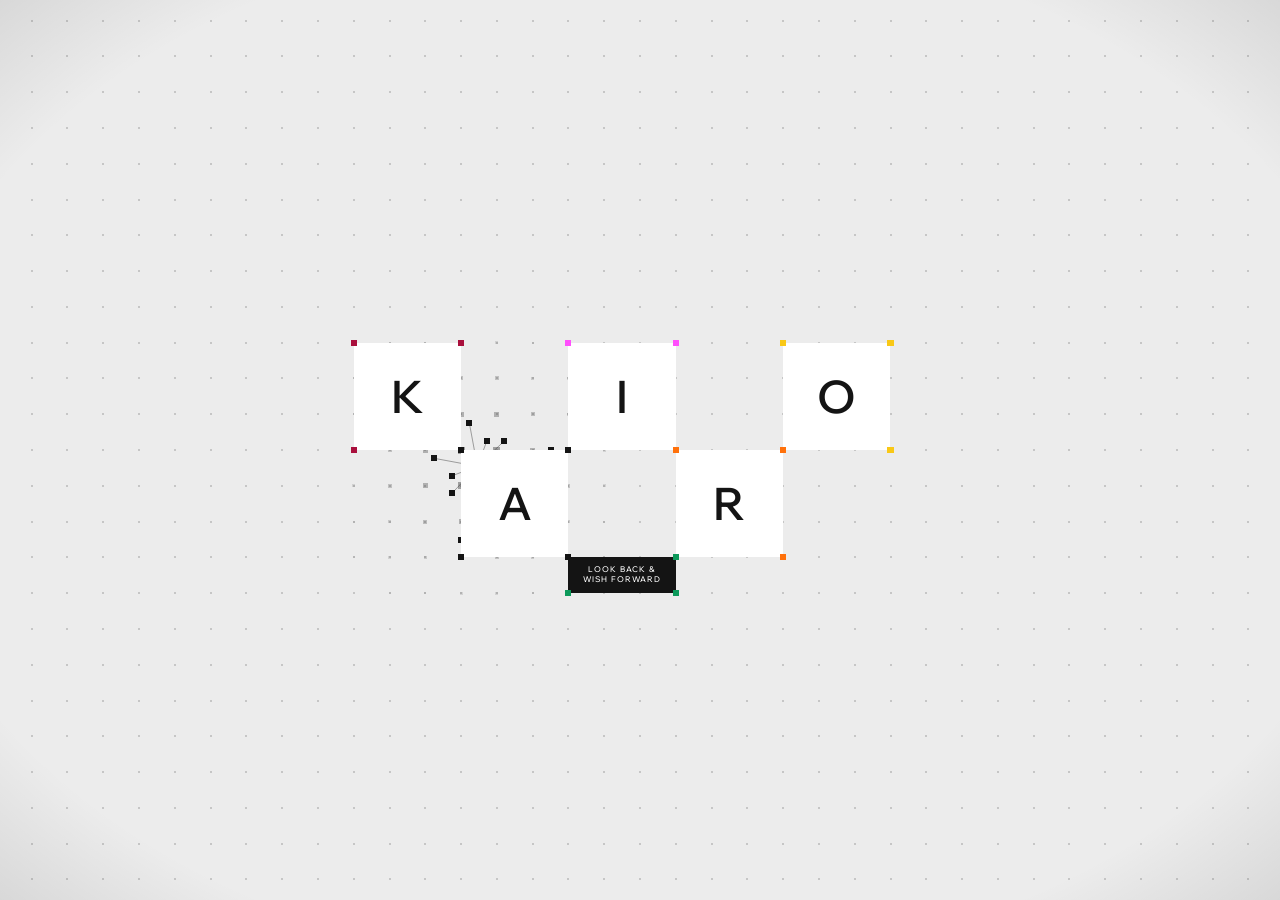
<file: index.html>
<!doctype html>
<html lang="en" dir="ltr">
<head>
<meta charset="utf-8">
<meta name="viewport" content="width=device-width, initial-scale=1">
<meta http-equiv="Cache-Control" content="no-store, no-cache, must-revalidate">
<meta http-equiv="Pragma" content="no-cache">
<title>Architecture of Time</title>

<!-- The mark, at 16 pixels: a K cut out of a 3 x 3 patch of the interface
     lattice — see favicon.svg, which carries the geometry and the reasoning.
     THE SVG COMES FIRST and the .ico second: a browser takes the first format
     it understands, so the ones that can read SVG get the version that scales
     and inverts under a dark scheme, and the ones that cannot fall back. The
     two raster files are generated from the SVG's geometry by hand — run
     tools/make-icons.py if favicon.svg ever changes. -->
<link rel="icon" href="favicon.svg" type="image/svg+xml">
<link rel="icon" href="favicon.ico" sizes="16x16 32x32 48x48">
<link rel="apple-touch-icon" href="apple-touch-icon.png">

<link rel="preconnect" href="https://fonts.googleapis.com">
<link rel="preconnect" href="https://fonts.gstatic.com" crossorigin>
<link href="https://fonts.googleapis.com/css2?family=Wix+Madefor+Display:wght@400;500;600;700;800&display=swap" rel="stylesheet">

<!-- Style. Four files, loaded in the order they were written; later rules
     override earlier ones, so the order is not cosmetic. -->
<link rel="stylesheet" href="css/00-ground.css">
<link rel="stylesheet" href="css/10-chrome.css">
<link rel="stylesheet" href="css/20-aperture.css">
<link rel="stylesheet" href="css/30-questions.css">
</head>
<body>
<!--
  APERTURE — direction contract for the opening screen (#landing step 1).
  THESIS: the way in is a hole, not a page. This screen refuses the centered
  plate: the interface grid is the ground, and the title is what is left where
  the grid has been switched off.
  AMENDED: the name and birthdate fields this screen was built around are gone,
  and with them the mechanic where typing widened the aperture. The screen asks
  for nothing now — title, one line, Begin. The hole still opens on the beat,
  but it is no longer sized by what the visitor gives.
  OWN-WORLD: inherited whole — ink #000, white at the field's own weights,
  sheetline rgba(255,255,255,.55) for the rays, Frank Ruhl Libre display /
  Miriam Libre UI / IBM Plex Mono. No new palette, no new face; settled-yellow
  #F3E09B is spent only on the caret and the meter, never on the field. The
  lattice is squares alone, unruled. The poster's own grid and sheet stay
  hidden here per the four-step spec.
  STORY: someone arrives, understands this is a made thing about their own
  time, gives a name, and the giving is what opens the way through.
  FIRST VIEWPORT: full-bleed cell field, live in hard-cut beats. Centred in
  it, an aperture of extinguished cells snapped to whole gridlines. Inside:
  "Architecture of Time" in the display serif arriving character by character
  on the beat, one line beneath it, Begin at the aperture's lower edge. On
  Begin it opens to full bleed and the first base question arrives.
  FORM: aperture — candidate 4 of 7, assigned; seed key b66342ad.
  FINISH: unreviewed and undocumented is unfinished; this build ends with the
  finish review, the verdict, and DESIGN.md
-->
<div class="surface">

  <div class="world" id="world">
    <div class="gridlayer"></div>
    <div class="vignette"></div>
    <div class="sheet-lines" id="sheetLines">
      <i class="v v1"></i><i class="v v2"></i><i class="h h1"></i><i class="h h2"></i>
    </div>
    <div class="stagebox">
      <div id="frame">
        <div class="ply live" id="plyA"></div>
        <div class="ply" id="plyB"></div>
      </div>
      <!-- There is no separate "create the poster" button any more. The tenth
           question's own Create IS that action (see saveLabel and showFinish):
           the last answer and the making of the poster are one press, not two,
           so nothing sits under the sheet announcing an ending. -->
      <!-- the KAIRO mark: the name's five letters in grid cells, top-right, in
           a composition chosen at random each load. A sibling of the dots inside
           .stagebox so it pans and tilts on the same grid it is snapped to.
           Built by buildLogo(), placed by placeLogo(), coloured by paintLogo().
           It is also the way back: pressing it throws the session away and
           reopens the start screen (see backToStart, which shares its wipe with
           Reset), which is why it is a button and not a div. -->
      <button type="button" id="kairo" aria-label="KAIRO, start over from the beginning"></button>
      <div class="dots" id="dots"></div>
      <aside class="popup" aria-hidden="true" aria-live="polite">
        <div id="cardBody"></div>
      </aside>
      <div class="dots-int" id="dotsInt"></div>
      <!-- The question system: step markers, panel and Save while the asking
           lasts, and the three Save-as buttons and Back once the poster is made
           (see renderFinish) — all on the lattice. A sibling of #frame inside
           .stagebox because it has to pan and tilt with the sheet: it is drawn
           on the same grid the sheet is snapped to. -->
      <div id="qsys"></div>
    </div>
  </div>

  <!-- fixed chrome: not part of the board, never moves -->
  <!-- the grey corner square is gone: it was a placeholder for a mark that
       never arrived, and on a ground this bare it read as a stray cell.
       The KAIRO mark that replaced it is NOT here — it lives inside .stagebox
       so it pans and tilts with the grid it is snapped to. -->
  <button type="button" id="fmtBtn" aria-haspopup="true" aria-expanded="false"
          aria-label="Poster format"></button>
  <div id="fmtMenu" role="menu" aria-label="Poster format"></div>
  <div id="status"></div>
  <button type="button" id="reset" aria-label="Reset all answers">Reset</button>
  <!-- The way out of the finished poster, back to KAIRO's own opening screen
       (see backToStart() in js/app/55-reset.js — the same destination the
       KAIRO mark itself already opens, just a second, more obvious door to
       it once the poster is made). Shares the format control's own top-right
       slot — free while CONFIG.FORMAT_SWITCHER is off, since the two never
       show at once — and is placed and sized from placeChrome() in
       js/ui/40-dots.js for the same reason as that control. -->
  <button type="button" id="closeToStart" aria-label="Close, back to KAIRO's opening screen">×</button>
  <!-- The finished poster's address, for a phone. Placed and sized entirely
       from js/app/64-share.js, because like all the chrome it lands on grid
       lines and the grid is a function of the viewport. -->
  <div id="qr" aria-hidden="true"></div>
  <!-- "Generating…", standing one row above the code while it works. A
       sibling of #qr rather than a child of it — #qr is exactly the seven
       cells the code occupies, and text inside would either overflow that
       box or shrink the code. Placed and sized from js/app/64-share.js for
       the same reason as everything else here: it lands on grid lines and
       the grid is a function of the viewport. -->
  <div id="qrLabel" aria-hidden="true"></div>

</div>

<!-- The landing screen: fixed, opaque, covers the board AND the chrome above.
     Deliberately a SIBLING of .surface, not a descendant — .surface sets
     `perspective` for the board's pointer-tilt effect, and `perspective`
     (like `transform`) makes an element a containing block for its own
     position:fixed descendants. A #landing nested inside it would compute
     its fixed inset against that 3D-perspective box instead of the true
     viewport, and visibly drift off (confirmed: showed up ~150px short of
     the bottom edge). Living outside .surface entirely keeps its containing
     block the real viewport, full stop. -->
<div id="landing" role="dialog" aria-modal="true" aria-label="Before we begin" aria-hidden="true">
  <div id="landingBody"></div>
</div>


<!-- The programme. Classic scripts, no defer and no async: load order IS
     execution order, and the numeric prefixes are that order. They share one
     global scope, exactly as the single inline block used to. -->
<script src="js/00-core.js"></script>
<script src="js/10-bank.js"></script>
<script src="js/poster/20-month.js"></script>
<script src="js/poster/21-node.js"></script>
<script src="js/poster/22-base-grid.js"></script>
<script src="js/poster/23-beams.js"></script>
<script src="js/poster/24-roll.js"></script>
<script src="js/poster/25-rings.js"></script>
<script src="js/poster/26-snake-layer.js"></script>
<script src="js/poster/26b-radial-block.js"></script>
<script src="js/poster/27-decades.js"></script>
<script src="js/poster/28-lattice.js"></script>
<script src="js/poster/29-word.js"></script>
<script src="js/poster/30-svg.js"></script>
<script src="js/ui/40-dots.js"></script>
<script src="js/ui/41-snake.js"></script>
<script src="js/ui/42-wheel.js"></script>
<script src="js/ui/43-horizon.js"></script>
<script src="js/ui/44-snake-draw.js"></script>
<script src="js/ui/45-month-ring.js"></script>
<script src="js/app/50-landing.js"></script>
<script src="js/app/51-flow.js"></script>
<script src="js/app/52-controls.js"></script>
<script src="js/app/53-card.js"></script>
<script src="js/app/54-draw.js"></script>
<script src="js/app/55-reset.js"></script>
<script src="js/app/56-tilt.js"></script>
<script src="js/app/57-transition.js"></script>
<script src="js/app/60-format.js"></script>
<script src="js/app/61-relayout.js"></script>
<script src="js/app/62-hover-notes.js"></script>
<script src="js/app/63-record.js"></script>
<script src="js/vendor/qrcode-generator.js"></script>
<script src="js/app/64-share.js"></script>
<script src="js/app/70-collect.js"></script>
<script src="js/app/71-qsys-input.js"></script>
<script src="js/app/72-boot.js"></script>
<!-- TEMPORARY — Karin's own colour picker, see the file's own header. Delete
     this line (and the file) once the landing design settles. -->
<script src="js/app/79-dev-colors.js"></script>
<!-- TEMPORARY — Karin's own size/position picker for the radial block and
     the node/spider, see the file's own header. Delete this line (and the
     file) once the design settles. -->
<script src="js/app/79-dev-poster.js"></script>
</body>
</html>
</file>
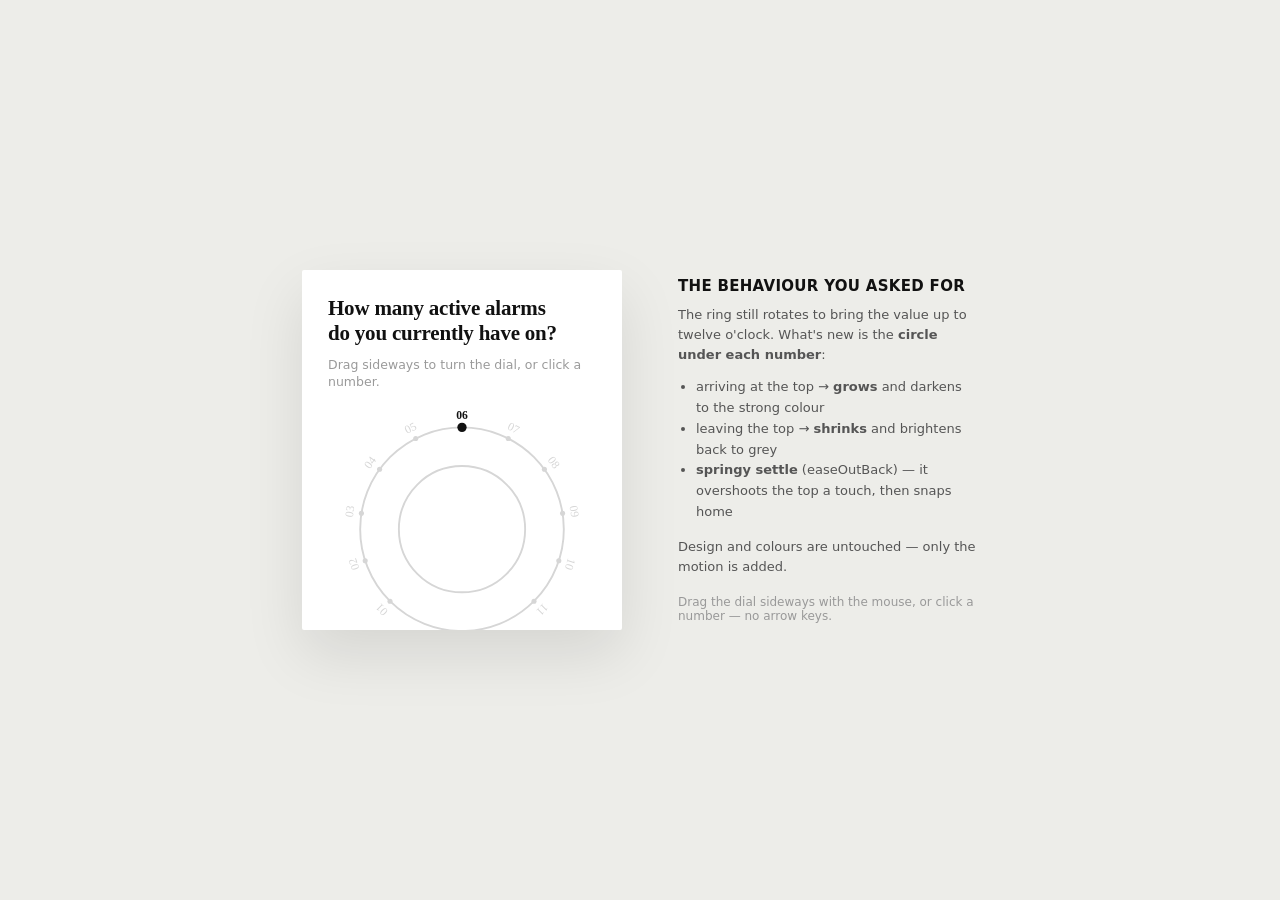
<file: dial-demo.html>
<!doctype html>
<html lang="en">
<head>
<meta charset="utf-8">
<meta name="viewport" content="width=device-width,initial-scale=1">
<title>Dial behaviour — isolated demo</title>
<style>
  :root{
    --q-past:#D6D6D6;              /* inactive number — the brighter grey */
    --q-text:#111111;             /* the selected value — the strong colour */
    --face:"Georgia",serif;
  }
  *{box-sizing:border-box}
  body{margin:0;min-height:100vh;background:#EDEDE9;display:flex;
       align-items:center;justify-content:center;gap:56px;flex-wrap:wrap;
       font-family:var(--face);padding:40px}

  /* the panel, roughly the proportions of the real question card */
  .panel{width:320px;height:360px;background:#fff;border-radius:2px;
         box-shadow:0 24px 60px rgba(0,0,0,.10);padding:26px 26px 0;
         overflow:hidden;position:relative}
  .panel h2{margin:0;color:var(--q-text);font-size:21px;line-height:1.18;
            font-weight:600;letter-spacing:-.01em}
  .panel .hint{margin:10px 0 0;color:#9a9a9a;font-size:12.5px;line-height:1.4;
               font-family:system-ui,sans-serif}

  svg.dial{position:absolute;left:0;right:0;margin:0 auto;display:block;
           width:100%;overflow:visible;cursor:grab;touch-action:none}
  svg.dial:active{cursor:grabbing}
  .dial-arc{fill:none;stroke:var(--q-past)}
  .dial-tick{fill:var(--q-past)}
  .dial-dot{fill:var(--q-text)}
  .dial-lab{fill:var(--q-past);font-family:var(--face);font-weight:400}
  .dial-val{fill:var(--q-text);font-family:var(--face);font-weight:700;text-anchor:middle}
  .dial-hit{fill:transparent;cursor:pointer}

  .side{max-width:300px;font-family:system-ui,sans-serif;color:#333}
  .side h1{font-size:15px;margin:0 0 10px;letter-spacing:.02em;text-transform:uppercase;color:#111}
  .side p{font-size:13px;line-height:1.55;margin:0 0 12px;color:#555}
  .side ul{font-size:13px;line-height:1.6;margin:0 0 14px;padding-left:18px;color:#555}
  .side .hintrow{font-size:12px;color:#999;margin-top:18px}
  kbd{font-family:ui-monospace,monospace;background:#fff;border:1px solid #ccc;
      border-bottom-width:2px;border-radius:4px;padding:1px 6px;font-size:11px}
</style>
</head>
<body>

  <div class="panel">
    <h2>How many active alarms<br>do you currently have on?</h2>
    <p class="hint">Drag sideways to turn the dial, or click a number.</p>
    <div id="mount"></div>
  </div>

  <div class="side">
    <h1>The behaviour you asked for</h1>
    <p>The ring still rotates to bring the value up to twelve o'clock. What's new
       is the <b>circle under each number</b>:</p>
    <ul>
      <li>arriving at the top → <b>grows</b> and darkens to the strong colour</li>
      <li>leaving the top → <b>shrinks</b> and brightens back to grey</li>
      <li><b>springy settle</b> (easeOutBack) — it overshoots the top a touch, then snaps home</li>
    </ul>
    <p>Design and colours are untouched — only the motion is added.</p>
    <div class="hintrow">Drag the dial sideways with the mouse, or click a number — no arrow keys.</div>
  </div>

<script>
/* ============================================================
   Isolated copy of the dial from architecture-of-time.html.
   Same dialMarkup + spinDial logic, minimal shell around it.
   ============================================================ */
const MIN=1, MAX=12;
let cur=6;

/* --- geometry (px), matched to the real control's ratios --- */
const R=140;                       // arc radius
const LR=1.112;                    // label ring, multiple of R
const STEP=27;                     // degrees per value
const SIDES=5;                     // numbers each side
const DOT_R=R*0.0455;              // active circle
const TICK_R=R*0.0253;             // idle circle
const FONT=R*0.1146;               // ~16px labels
const VBW=440, VBH=440;            // viewbox
const CX=VBW/2, CY=190;            // centre: dial hangs just under the hint

const pad2=n=>String(n).padStart(2,'0');
const wrap=k=>MIN+(((cur-MIN+k)%(MAX-MIN+1))+(MAX-MIN+1))%(MAX-MIN+1);
const pt=(rad,deg)=>{const a=(deg-90)*Math.PI/180;
  return [CX+rad*Math.cos(a), CY+rad*Math.sin(a)];};

function dialMarkup(){
  const lr=R*LR;
  let s='<svg class="dial" viewBox="0 0 '+VBW+' '+VBH+'" tabindex="0" role="slider"'
      + ' aria-valuemin="'+MIN+'" aria-valuemax="'+MAX+'" aria-valuenow="'+cur+'">';
  s+='<circle class="dial-arc" cx="'+CX+'" cy="'+CY+'" r="'+R+'" stroke-width="2.6"/>';
  s+='<circle class="dial-arc" cx="'+CX+'" cy="'+CY+'" r="'+(R*0.62).toFixed(1)+'" stroke-width="2.6"/>'; // inner ring
  s+='<g class="dial-ring" data-cx="'+CX+'" data-cy="'+CY+'"'
    + ' data-step="'+STEP+'" data-rmin="'+TICK_R.toFixed(2)+'" data-rmax="'+DOT_R.toFixed(2)+'">';
  for(let k=-SIDES;k<=SIDES;k++){
    const deg=k*STEP, [lx,ly]=pt(lr,deg), lab=pad2(wrap(k)), [tx,ty]=pt(R,deg);
    const on=(k===0);
    s+='<circle class="'+(on?'dial-dot':'dial-tick')+'" data-deg="'+deg.toFixed(2)+'"'
      + ' cx="'+tx.toFixed(1)+'" cy="'+ty.toFixed(1)+'"'
      + ' r="'+((on?DOT_R:TICK_R)).toFixed(1)+'"/>';
    if(on){
      s+='<text class="dial-val" x="'+lx.toFixed(1)+'" y="'+ly.toFixed(1)+'"'
        + ' dominant-baseline="central" font-size="'+FONT.toFixed(1)+'">'+lab+'</text>';
      continue;
    }
    s+='<text class="dial-lab" x="'+lx.toFixed(1)+'" y="'+ly.toFixed(1)+'"'
      + ' text-anchor="middle" dominant-baseline="central" font-size="'+FONT.toFixed(1)+'"'
      + ' transform="rotate('+deg.toFixed(1)+' '+lx.toFixed(1)+' '+ly.toFixed(1)+')">'+lab+'</text>';
    s+='<circle class="dial-hit" data-step="'+k+'" cx="'+lx.toFixed(1)+'" cy="'+ly.toFixed(1)+'" r="46"/>';
  }
  s+='</g></svg>';
  return s;
}

/* ---- the behaviour: proximity-driven scale + colour, springy settle ---- */
let dialSpinRAF=0;
function dialRGB(v){ v=(v||'').trim(); let m;
  if(m=v.match(/^#([0-9a-f]{3})$/i)) return [0,1,2].map(i=>parseInt(m[1][i]+m[1][i],16));
  if(m=v.match(/^#([0-9a-f]{6})$/i)) return [0,2,4].map(i=>parseInt(m[1].substr(i,2),16));
  if(m=v.match(/rgba?\(([^)]+)\)/i)) return m[1].split(',').slice(0,3).map(x=>parseFloat(x));
  return null;
}
const dialMix=(a,b,t)=>'rgb('+a.map((v,i)=>Math.round(v+(b[i]-v)*t)).join(',')+')';
const reduceMotion=()=>window.matchMedia&&window.matchMedia('(prefers-reduced-motion: reduce)').matches;

function spinDial(k){
  cancelAnimationFrame(dialSpinRAF);
  const ring=document.querySelector('.dial-ring'); if(!ring) return;
  const cx=+ring.dataset.cx, cy=+ring.dataset.cy;
  const step=+ring.dataset.step, rmin=+ring.dataset.rmin, rmax=+ring.dataset.rmax;
  const dots=ring.querySelectorAll('.dial-dot,.dial-tick');
  const cs=getComputedStyle(ring);
  const cIdle=dialRGB(cs.getPropertyValue('--q-past')),
        cOn=dialRGB(cs.getPropertyValue('--q-text'));
  const paint=deg=>{
    dots.forEach(el=>{
      const d=((+el.dataset.deg+deg)%360+540)%360-180;
      const a=Math.max(0,1-Math.abs(d)/step);
      el.setAttribute('r',(rmin+(rmax-rmin)*a).toFixed(2));
      if(cIdle&&cOn) el.setAttribute('fill',dialMix(cIdle,cOn,a));
    });
  };
  if(!k){ paint(0); return; }
  if(reduceMotion()){ ring.setAttribute('transform','rotate(0 '+cx+' '+cy+')'); paint(0); return; }
  const from=k*step;
  const c1=2.2, back=t=>1+(c1+1)*Math.pow(t-1,3)+c1*Math.pow(t-1,2);   // easeOutBack
  const dur=440, t0=performance.now();
  ring.setAttribute('transform','rotate('+from.toFixed(2)+' '+cx+' '+cy+')');
  paint(from);
  dialSpinRAF=requestAnimationFrame(function frame(now){
    let t=(now-t0)/dur; if(t>1) t=1;
    const deg=from*(1-back(t));
    ring.setAttribute('transform','rotate('+deg.toFixed(2)+' '+cx+' '+cy+')');
    paint(deg);
    if(t<1) dialSpinRAF=requestAnimationFrame(frame);
    else { ring.setAttribute('transform','rotate(0 '+cx+' '+cy+')'); paint(0); }
  });
}

/* ---- wiring: click a number, drag sideways, arrow keys ---- */
const mount=document.getElementById('mount');
function render(){ mount.innerHTML=dialMarkup(); }
function turn(k,noSpin){ if(!k) return; cur=wrap(k); render(); if(!noSpin) spinDial(k); }

render();

let drag=null;
mount.addEventListener('pointerdown',e=>{
  const svg=e.target.closest('svg.dial'); if(!svg) return;
  svg.setPointerCapture(e.pointerId);
  /* remember the tapped number so a press-without-drag jumps straight to it */
  drag={x:e.clientX, taken:0, hit:e.target.closest('.dial-hit')};
});
mount.addEventListener('pointermove',e=>{
  if(!drag) return;
  const per=64;                                   // px of travel per value
  const want=Math.round((e.clientX-drag.x)/per);
  if(want!==drag.taken){ turn(want-drag.taken); drag.taken=want; }  // animate each step
});
mount.addEventListener('pointerup',()=>{
  /* tap on an unselected number → animate straight to it (not only dragging) */
  if(drag && drag.taken===0 && drag.hit) turn(+drag.hit.dataset.step);
  drag=null;
});
mount.addEventListener('pointercancel',()=>{ drag=null; });
</script>
</body>
</html>
</file>
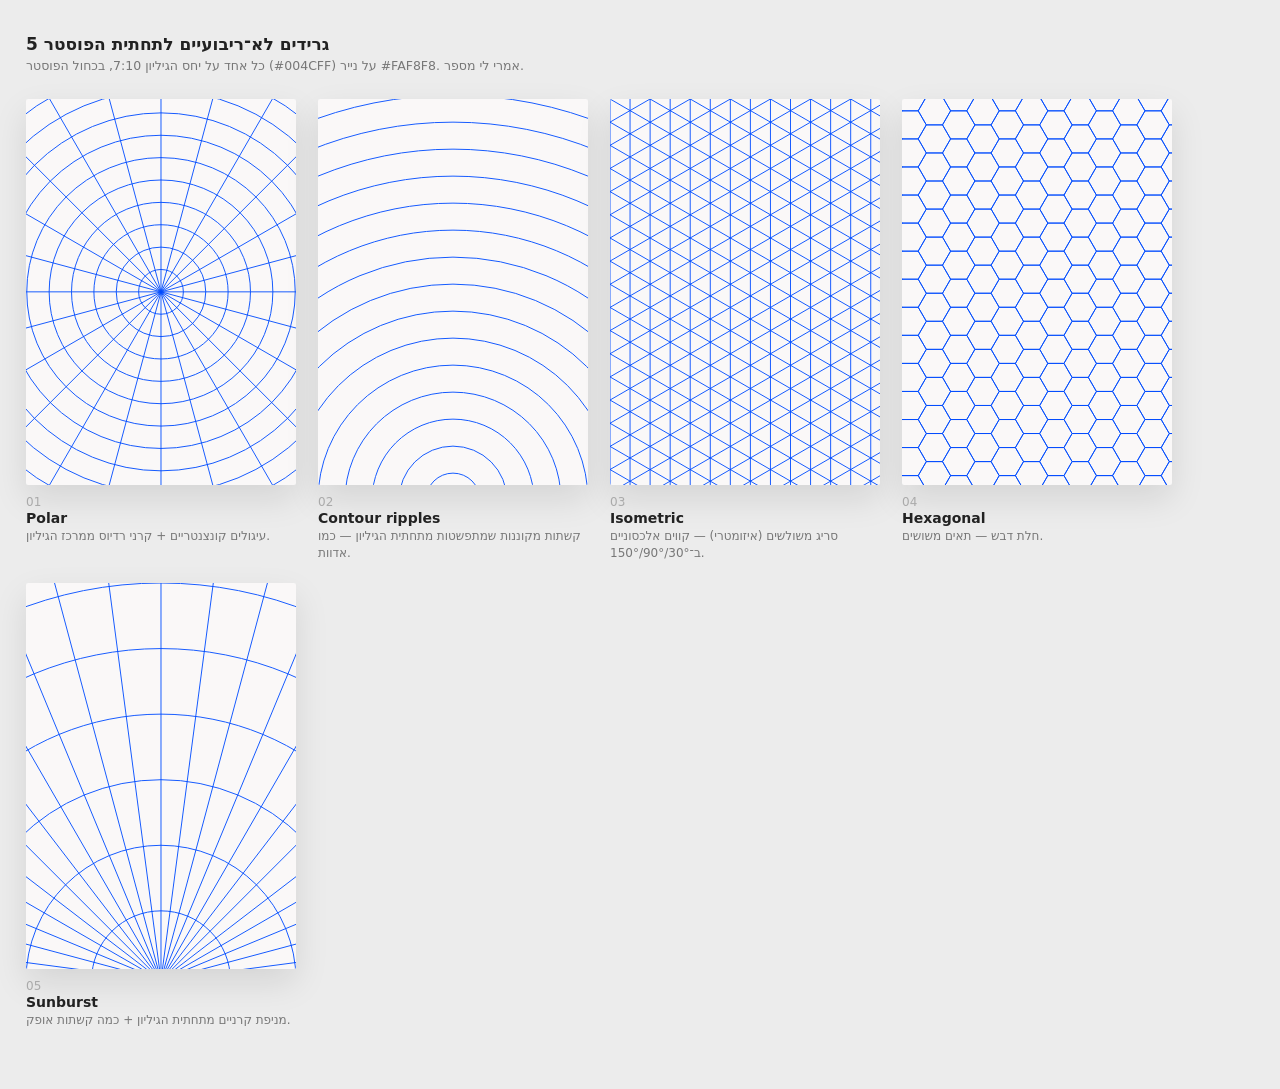
<file: grid-options.html>
<!doctype html>
<html lang="he">
<head>
<meta charset="utf-8">
<meta name="viewport" content="width=device-width,initial-scale=1">
<title>Poster grid — 5 non-square options</title>
<style>
  :root{ --paper:#FAF8F8; --ink:#004CFF; --bg:#ECECEC; }
  *{box-sizing:border-box}
  body{margin:0;background:var(--bg);font-family:system-ui,-apple-system,"Segoe UI",sans-serif;
       color:#222;padding:34px 26px 60px}
  h1{font-size:17px;font-weight:600;margin:0 0 4px}
  p.sub{font-size:12.5px;color:#777;margin:0 0 26px}
  .row{display:flex;gap:22px;flex-wrap:wrap;align-items:flex-start}
  .card{width:270px}
  .frame{width:270px;height:calc(270px*10/7);background:var(--paper);
         box-shadow:0 14px 34px rgba(0,0,0,.10);border-radius:2px;overflow:hidden}
  .cap{margin-top:10px}
  .cap .n{font-size:12px;color:#aaa;font-variant-numeric:tabular-nums}
  .cap .t{font-size:14px;font-weight:600;margin:1px 0 2px}
  .cap .d{font-size:12px;color:#777;line-height:1.4}
  svg{display:block;width:100%;height:100%}
  .grid line,.grid path,.grid circle,.grid polygon{fill:none;stroke:var(--ink);
       stroke-width:1;vector-effect:non-scaling-stroke;opacity:.9}
</style>
</head>
<body>
  <h1>5 גרידים לא־ריבועיים לתחתית הפוסטר</h1>
  <p class="sub">כל אחד על יחס הגיליון 7:10, בכחול הפוסטר (#004CFF) על נייר #FAF8F8. אמרי לי מספר.</p>
  <div class="row" id="row"></div>

<script>
const W=700,H=1000;
const svgWrap=inner=>'<svg viewBox="0 0 '+W+' '+H+'" xmlns="http://www.w3.org/2000/svg">'
  +'<g class="grid">'+inner+'</g></svg>';

// ---- helpers -------------------------------------------------------------
const line=(x1,y1,x2,y2)=>'<line x1="'+x1.toFixed(1)+'" y1="'+y1.toFixed(1)+'" x2="'+x2.toFixed(1)+'" y2="'+y2.toFixed(1)+'"/>';
const circle=(cx,cy,r)=>'<circle cx="'+cx.toFixed(1)+'" cy="'+cy.toFixed(1)+'" r="'+r.toFixed(1)+'"/>';
// draw parallel lines at angle deg, spacing d, covering the sheet
function parallels(deg,d){
  const th=deg*Math.PI/180, dir=[Math.cos(th),Math.sin(th)], nrm=[-Math.sin(th),Math.cos(th)];
  const corners=[[0,0],[W,0],[0,H],[W,H]];
  let mn=1e9,mx=-1e9;
  corners.forEach(p=>{const t=p[0]*nrm[0]+p[1]*nrm[1]; if(t<mn)mn=t; if(t>mx)mx=t;});
  let s='';
  for(let o=Math.ceil(mn/d)*d;o<=mx;o+=d){
    // a point on this line: o*nrm, extend far along dir both ways
    const px=o*nrm[0], py=o*nrm[1], L=2000;
    s+=line(px-dir[0]*L,py-dir[1]*L,px+dir[0]*L,py+dir[1]*L);
  }
  return s;
}

// ---- 1. POLAR : concentric circles + radial spokes, centred --------------
function polar(){
  const cx=W/2, cy=H/2, maxR=Math.hypot(cx,cy)+10, step=58;
  let s='';
  for(let r=step;r<=maxR;r+=step) s+=circle(cx,cy,r);
  for(let a=0;a<360;a+=15){ const th=a*Math.PI/180;
    s+=line(cx,cy,cx+Math.cos(th)*maxR,cy+Math.sin(th)*maxR); }
  return s;
}

// ---- 2. CONTOUR : concentric arcs rippling from the bottom-centre ---------
function contour(){
  const cx=W/2, cy=H+40, maxR=Math.hypot(W/2,H)+80, step=70;
  let s='';
  for(let r=step;r<=maxR;r+=step) s+=circle(cx,cy,r);
  return s;   // clipped by the frame -> reads as nested arcs / ripples
}

// ---- 3. ISOMETRIC : triangular lattice (30° / 90° / 150°) ----------------
function iso(){ const d=52; return parallels(30,d)+parallels(150,d)+parallels(90,d); }

// ---- 4. HEXAGONAL : honeycomb -------------------------------------------
function hexgrid(){
  const s=42;                       // circumradius (flat-top)
  const hw=s*1.5, hh=Math.sqrt(3)*s;
  let out='';
  const hex=(cx,cy)=>{ let p='';
    for(let i=0;i<6;i++){ const a=Math.PI/180*(60*i);
      p+=(cx+s*Math.cos(a)).toFixed(1)+','+(cy+s*Math.sin(a)).toFixed(1)+' '; }
    return '<polygon points="'+p.trim()+'"/>'; };
  let col=0;
  for(let cx=-s;cx<W+s;cx+=hw){
    const yoff=(col%2)?hh/2:0;
    for(let cy=-s+yoff;cy<H+s;cy+=hh) out+=hex(cx,cy);
    col++;
  }
  return out;
}

// ---- 5. SUNBURST : radial spokes fanning from the bottom-centre ----------
function sunburst(){
  const cx=W/2, cy=H+30, R=Math.hypot(W/2,H)+80;
  let s='';
  for(let a=-90;a<=90;a+=7.5){ const th=(a-90)*Math.PI/180;  // fan upward
    s+=line(cx,cy,cx+Math.cos(th)*R,cy+Math.sin(th)*R); }
  // a few faint horizon arcs to seat the fan
  for(let r=180;r<=R;r+=170) s+=circle(cx,cy,r);
  return s;
}

const OPTIONS=[
  ['Polar','עיגולים קונצנטריים + קרני רדיוס ממרכז הגיליון.',polar],
  ['Contour ripples','קשתות מקוננות שמתפשטות מתחתית הגיליון — כמו אדוות.',contour],
  ['Isometric','סריג משולשים (איזומטרי) — קווים אלכסוניים ב־30°/90°/150°.',iso],
  ['Hexagonal','חלת דבש — תאים משושים.',hexgrid],
  ['Sunburst','מניפת קרניים מתחתית הגיליון + כמה קשתות אופק.',sunburst]
];

document.getElementById('row').innerHTML=OPTIONS.map((o,i)=>
  '<div class="card"><div class="frame">'+svgWrap(o[2]())+'</div>'
  +'<div class="cap"><div class="n">0'+(i+1)+'</div><div class="t">'+o[0]
  +'</div><div class="d">'+o[1]+'</div></div></div>').join('');
</script>
</body>
</html>
</file>
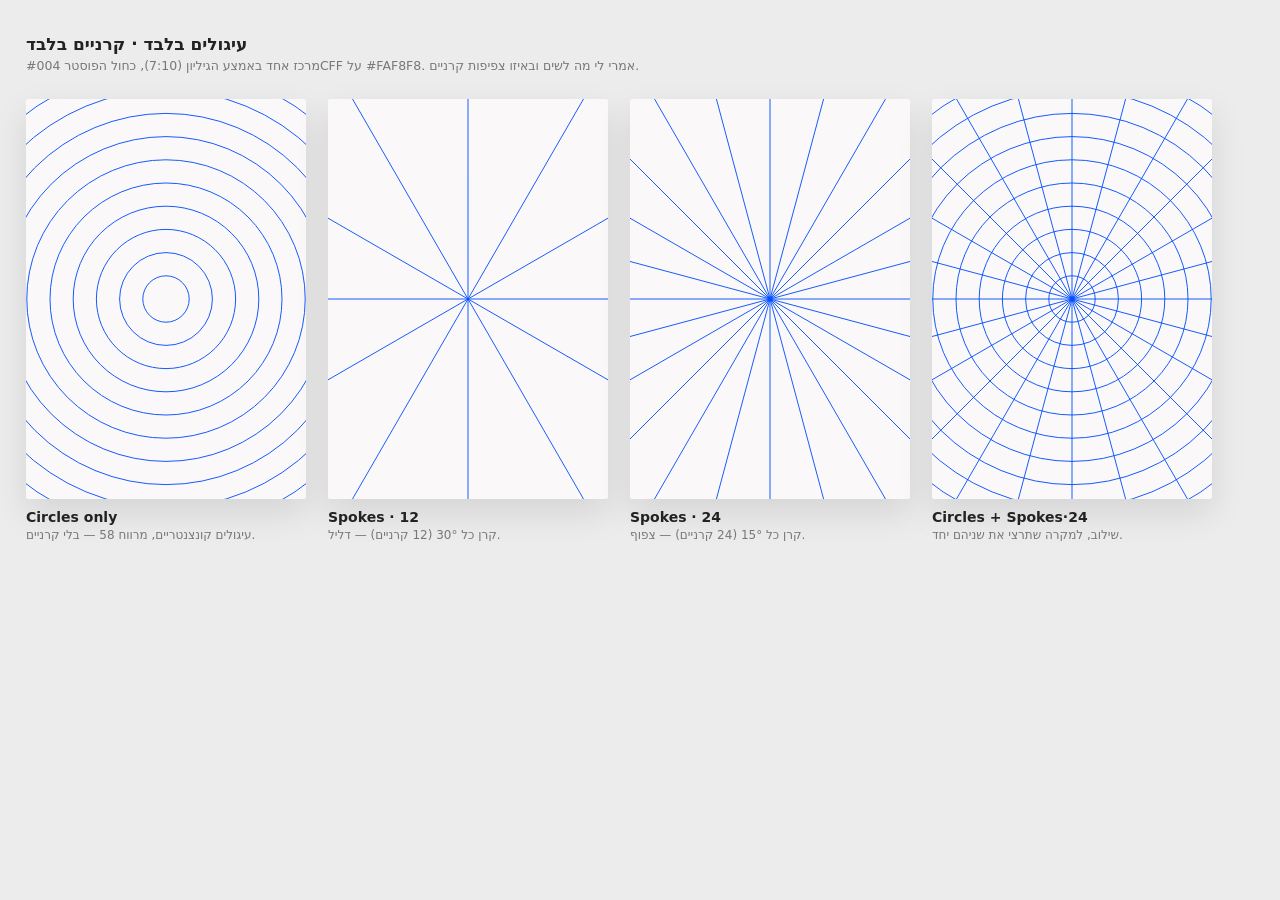
<file: grid-radial-options.html>
<!doctype html>
<html lang="he">
<head>
<meta charset="utf-8">
<meta name="viewport" content="width=device-width,initial-scale=1">
<title>Poster grid — circles vs spokes</title>
<style>
  :root{ --paper:#FAF8F8; --ink:#004CFF; --bg:#ECECEC; }
  *{box-sizing:border-box}
  body{margin:0;background:var(--bg);font-family:system-ui,-apple-system,"Segoe UI",sans-serif;
       color:#222;padding:34px 26px 60px}
  h1{font-size:17px;font-weight:600;margin:0 0 4px}
  p.sub{font-size:12.5px;color:#777;margin:0 0 26px}
  .row{display:flex;gap:22px;flex-wrap:wrap;align-items:flex-start}
  .card{width:280px}
  .frame{width:280px;height:calc(280px*10/7);background:var(--paper);
         box-shadow:0 14px 34px rgba(0,0,0,.10);border-radius:2px;overflow:hidden}
  .cap{margin-top:10px}
  .cap .t{font-size:14px;font-weight:600;margin:1px 0 2px}
  .cap .d{font-size:12px;color:#777;line-height:1.4}
  svg{display:block;width:100%;height:100%}
  .grid line,.grid circle{fill:none;stroke:var(--ink);stroke-width:1;
       vector-effect:non-scaling-stroke;opacity:.9}
</style>
</head>
<body>
  <h1>עיגולים בלבד · קרניים בלבד</h1>
  <p class="sub">מרכז אחד באמצע הגיליון (7:10), כחול הפוסטר #004CFF על #FAF8F8. אמרי לי מה לשים ובאיזו צפיפות קרניים.</p>
  <div class="row" id="row"></div>

<script>
const W=700,H=1000, CX=W/2, CY=H/2;
const svgWrap=inner=>'<svg viewBox="0 0 '+W+' '+H+'" xmlns="http://www.w3.org/2000/svg">'
  +'<g class="grid">'+inner+'</g></svg>';
const line=(x1,y1,x2,y2)=>'<line x1="'+x1.toFixed(1)+'" y1="'+y1.toFixed(1)+'" x2="'+x2.toFixed(1)+'" y2="'+y2.toFixed(1)+'"/>';
const circle=(cx,cy,r)=>'<circle cx="'+cx.toFixed(1)+'" cy="'+cy.toFixed(1)+'" r="'+r.toFixed(1)+'"/>';
const maxR=Math.hypot(CX,CY)+10;

function circles(step){ let s=''; for(let r=step;r<=maxR;r+=step) s+=circle(CX,CY,r); return s; }
function spokes(nDeg){ let s=''; for(let a=0;a<360;a+=nDeg){ const th=a*Math.PI/180;
  s+=line(CX,CY,CX+Math.cos(th)*maxR,CY+Math.sin(th)*maxR); } return s; }

const OPTIONS=[
  ['Circles only','עיגולים קונצנטריים, מרווח 58 — בלי קרניים.',circles(58)],
  ['Spokes · 12','קרן כל 30° (12 קרניים) — דליל.',spokes(30)],
  ['Spokes · 24','קרן כל 15° (24 קרניים) — צפוף.',spokes(15)],
  ['Circles + Spokes·24','שילוב, למקרה שתרצי את שניהם יחד.',circles(58)+spokes(15)]
];

document.getElementById('row').innerHTML=OPTIONS.map(o=>
  '<div class="card"><div class="frame">'+svgWrap(o[2])+'</div>'
  +'<div class="cap"><div class="t">'+o[0]+'</div><div class="d">'+o[1]+'</div></div></div>').join('');
</script>
</body>
</html>
</file>
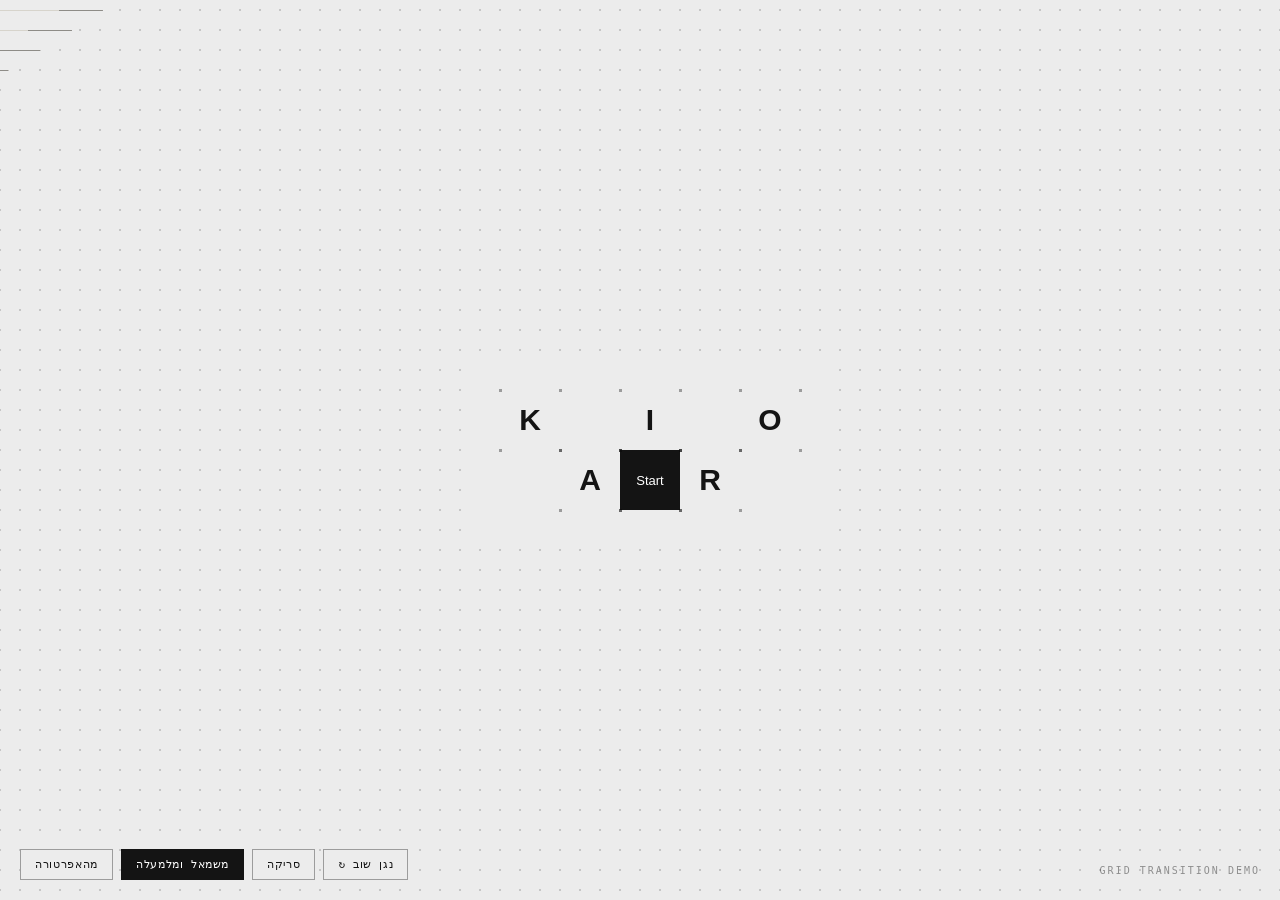
<file: grid-transition-demo.html>
<!DOCTYPE html>
<html lang="en">
<head>
<meta charset="utf-8">
<meta name="viewport" content="width=device-width,initial-scale=1">
<title>KAIRO — grid transition demo</title>
<style>
  /* Palette lifted from architecture-of-time.html so the demo reads as the
     real screens: same ink, same square tone, same gridline, same sheetline. */
  :root{
    --ink:#ECECEC;
    --fg:#141414;
    --line:rgba(0,0,0,.16);
    --gridline:#D7D4CC;
    --sheetline:rgba(0,0,0,.34);
    --cell:20px;
    --mono:'SF Mono',ui-monospace,Menlo,monospace;
    --ui:-apple-system,'Helvetica Neue',Arial,sans-serif;
  }
  html,body{margin:0;height:100%;overflow:hidden;background:var(--ink)}
  canvas{position:fixed;inset:0;display:block;width:100vw;height:100vh}

  /* demo controls — not part of the piece, kept quiet at the bottom edge */
  #ui{position:fixed;left:20px;bottom:20px;display:flex;gap:8px;z-index:10;
      font-family:var(--mono);font-size:11px}
  #ui button{font-family:var(--mono);font-size:11px;letter-spacing:.06em;
      padding:8px 14px;border:1px solid var(--sheetline);background:var(--ink);
      color:var(--fg);cursor:pointer}
  #ui button.on{background:var(--fg);color:#fff;border-color:var(--fg)}
  #ui button:hover{border-color:var(--fg)}
  #cap{position:fixed;right:20px;bottom:24px;font-family:var(--mono);
      font-size:10px;letter-spacing:.2em;color:rgba(0,0,0,.4);z-index:10;
      text-transform:uppercase}

  /* question 1's card — the real board's .popup, closely enough to judge the
     timing: it does not wait for a separate beat after the poster settles,
     it pops in (scale+opacity, like the real .popup's "pop" keyframe) while
     the canvas is still being coloured in. left/top/opacity/transform are
     all written by JS each frame; this block only carries the static look. */
  #qcard{position:fixed;z-index:6;width:380px;box-sizing:border-box;
    background:#fff;color:#111;padding:24px 24px 22px;
    box-shadow:0 24px 60px -18px rgba(0,0,0,.9);
    font-family:var(--ui);transform-origin:top left;
    opacity:0;pointer-events:none}
  #qcard .eyebrow{font-family:var(--mono);font-size:9.5px;letter-spacing:.18em;
    color:rgba(0,0,0,.52);text-transform:uppercase;display:flex;
    justify-content:space-between;border-bottom:1px solid rgba(0,0,0,.16);
    padding-bottom:9px;margin-bottom:16px}
  #qcard h2{font-family:var(--display,var(--ui));font-size:19px;font-weight:700;
    margin:0 0 8px;letter-spacing:-.01em}
  #qcard p{font-size:12.5px;line-height:1.5;color:rgba(0,0,0,.52);margin:0 0 18px}
  #qcard .qopt{display:flex;align-items:center;gap:10px;font-size:12px;
    padding:8px 0;border-top:1px solid rgba(0,0,0,.1)}
  #qcard .qopt:first-of-type{border-top:0}
  #qcard .qdot{width:14px;height:14px;border-radius:50%;border:1.5px solid rgba(0,0,0,.3);
    flex:none}
</style>
</head>
<body>
<canvas id="cv"></canvas>
<div id="qcard">
  <div class="eyebrow"><span>SENSE</span><span>01 / 10</span></div>
  <h2>How do you experience time?</h2>
  <p>Don't overthink it, go with your gut.</p>
  <div class="qopt"><span class="qdot"></span>It unwinds without me</div>
  <div class="qopt"><span class="qdot"></span>I keep along with it</div>
</div>
<div id="ui">
  <button data-v="aperture">מהאפרטורה</button>
  <button data-v="edges" class="on">משמאל ומלמעלה</button>
  <button data-v="sweep">סריקה</button>
  <button id="replay">↻ נגן שוב</button>
</div>
<div id="cap">grid transition demo</div>
<script>
'use strict';
/* ============================================================================
   THE TRANSITION, AS A FILM.
   Landing: the lattice of small squares with the KAIRO aperture cut out.
   Then the interface's ruled lines RUN across the screen and draw themselves;
   every square goes out the instant a line passes through its junction —
   the line collects it. When the grid is complete the sheet's four darker
   lines run and frame the poster, and the board is simply there.
   Squares die by cut, not fade — the piece's language.
   ========================================================================== */
const CELL=20;
const INK=getCss('--ink'), SQ=getCss('--line'), GRID=getCss('--gridline'),
      DARK=getCss('--sheetline'), FG=getCss('--fg');
function getCss(k){return getComputedStyle(document.documentElement).getPropertyValue(k).trim();}

const cv=document.getElementById('cv');
const ctx=cv.getContext('2d');
const qcard=document.getElementById('qcard');

let W=0,H=0,dpr=1;
let sox=0,soy=0;                 /* junction phase: a junction through viewport centre */
let X=[],Y=[];                   /* junction coordinates (also the line coordinates) */
let squares=[];                  /* {ci,ri,x,y,alive} */
let tiles=[];                    /* KAIRO letters + Start: {x,y,w,h,ch,start,alive} */
let ap={x0:0,y0:0,x1:0,y1:0,cx:0,cy:0};
let sheet={x:0,y:0,w:0,h:0};

/* ?t=300 freezes the film at that ms of the grid run; ?s=300 skips straight
   to the poster's arrival, frozen at that ms of ITS trace (storyboard/tuning
   — both stay put regardless of real elapsed time, unlike hand-setting t0);
   ?v=sweep|edges|aperture picks the variant */
const QS=new URLSearchParams(location.search);
const FREEZE=QS.get('t')!=null?+QS.get('t'):null;
const SHEET_FREEZE=QS.get('s')!=null?+QS.get('s'):null;
let variant=QS.get('v')||'edges';
let phase='rest';                /* rest → run → sheet → done */
let t0=0, ts0=0;
const SPEED=1.05;                /* px per ms a line head travels */
const HEAD=2.2*CELL;             /* length of the darker running tip */

/* ---- edges variant: horizontals first, then verticals, each staggered and
   eased out. The stagger between one line and the next is a small FIXED
   beat — not a budget divided across however many lines exist — so lines
   overlap heavily (many are mid-motion at once) and the group never coasts
   through a long static tail before the next phase starts. Each line's own
   sweep is slow; the beat between lines is not. The grid finishes fully
   before the poster is asked to arrive at all — see the 'sheet' phase below. */
const DUR_LINE=950;                /* ms a single line takes to cross, eased — slow */
const STAIR_H=8, STAIR_V=7;        /* ms between one line starting and the next — tight */
let horizGroupTotal=0;             /* when the last horizontal finishes, computed in measure() */
const easeOut=p=>1-Math.pow(1-p,3);
function hProgress(t,i){ return easeOut(Math.max(0,Math.min(1,(t-i*STAIR_H)/DUR_LINE))); }
function vProgress(t,i){ return easeOut(Math.max(0,Math.min(1,(t-horizGroupTotal-i*STAIR_V)/DUR_LINE))); }

/* ---------- layout ---------- */
function snap(v,phaseOff){ return phaseOff+Math.round((v-phaseOff)/CELL)*CELL; }

function measure(){
  dpr=Math.min(2,window.devicePixelRatio||1);
  W=innerWidth; H=innerHeight;
  cv.width=Math.round(W*dpr); cv.height=Math.round(H*dpr);
  ctx.setTransform(dpr,0,0,dpr,0,0);
  sox=(W/2)%CELL; soy=(H/2)%CELL;

  X=[]; Y=[];
  for(let x=sox-Math.ceil(sox/CELL)*CELL; x<=W+CELL; x+=CELL) X.push(x);
  for(let y=soy-Math.ceil(soy/CELL)*CELL; y<=H+CELL; y+=CELL) Y.push(y);
  /* when the horizontal pass's last line finishes — the moment the vertical
     pass is allowed to begin */
  horizGroupTotal=(Y.length-1)*STAIR_H+DUR_LINE;

  /* KAIRO cluster: five 3x3-cell letter tiles on a checkerboard + Start */
  const tile=3*CELL, boxW=5*tile, boxH=2*tile;
  const left=snap((W-boxW)/2,sox), top=snap((H-boxH)/2,soy);
  const POS=[[0,0,'K'],[1,1,'A'],[2,0,'I'],[3,1,'R'],[4,0,'O']];
  tiles=POS.map(([c,r,ch])=>({x:left+c*tile,y:top+r*tile,w:tile,h:tile,ch,start:false,alive:true}));
  tiles.push({x:left+2*tile,y:top+1*tile,w:tile,h:tile,ch:'Start',start:true,alive:true});

  /* aperture: cluster + 2 whole cells of clearance, edges on gridlines */
  const P=2*CELL;
  ap={x0:left-P,y0:top-P,x1:left+boxW+P,y1:top+boxH+P};
  ap.cx=(ap.x0+ap.x1)/2; ap.cy=(ap.y0+ap.y1)/2;

  /* squares on every junction, except inside the aperture */
  squares=[];
  X.forEach((x,ci)=>Y.forEach((y,ri)=>{
    if(x>ap.x0&&x<ap.x1&&y>ap.y0&&y<ap.y1) return;
    squares.push({ci,ri,x,y,alive:true});
  }));

  /* the poster sheet: whole even cell counts, centred, edges on lines */
  let shC=Math.min(30,Math.floor((H-8*CELL)/CELL/2)*2);
  let swC=Math.min(22,Math.floor((W-8*CELL)/CELL/2)*2);
  if(shC<10)shC=10; if(swC<8)swC=8;
  sheet={w:swC*CELL,h:shC*CELL,x:W/2-swC*CELL/2,y:H/2-shC*CELL/2};

  /* question 1's card: chrome, so per CLAUDE.md it sits on the grid too —
     whole-cell width, position snapped to the same phase as everything
     else, clear of the sheet by a 2-cell gap on its left. */
  const qw=19*CELL;
  qcard.style.width=qw+'px';
  const qx=snap(sheet.x-2*CELL-qw,sox), qy=snap(sheet.y,soy);
  qcard.style.left=qx+'px'; qcard.style.top=qy+'px';
}

/* ---------- line models ----------------------------------------------------
   Each grid line, at time t, is a set of covered segments plus running heads.
   Verticals: coord = x, span 0..H. Horizontals: coord = y, span 0..W.
   Three variants differ only in origin and delay. ------------------------- */
function lineState(coord,span,i,n,vertical,t){
  let segs=[],heads=[];
  const grow=(from,dir,delay,limit)=>{
    const d=Math.max(0,t-delay)*SPEED;
    if(d<=0)return;
    const end=dir>0?Math.min(from+d,limit):Math.max(from-d,limit);
    segs.push(dir>0?[from,end]:[end,from]);
    if(dir>0?end<limit:end>limit) heads.push({p:end,dir});
  };
  if(variant==='sweep'){
    grow(0,1,i*16+(vertical?0:120),span);
  }else if(variant==='edges'){
    /* horizontals first, staggered row by row and eased out; only once that
       whole pass is done do the verticals begin, staggered column by column */
    const p=vertical?vProgress(t,i):hProgress(t,i);
    const dist=p*span;
    if(dist>0){ segs.push([0,dist]); if(p<1) heads.push({p:dist,dir:1}); }
  }else{ /* aperture */
    const lo=vertical?ap.x0:ap.y0, hi=vertical?ap.x1:ap.y1;
    const dist=coord<lo?lo-coord:(coord>hi?coord-hi:0);
    const delay=dist*0.9;
    const o=vertical?ap.cy:ap.cx;
    grow(o,1,delay,span); grow(o,-1,delay,0);
  }
  return {segs,heads};
}
function allLines(t){
  const v=X.map((x,i)=>({x,...lineState(x,H,i,X.length,true,t)}));
  const h=Y.map((y,i)=>({y,...lineState(y,W,i,Y.length,false,t)}));
  return {v,h};
}
function linesDone(L){
  const full=(st,span)=>st.segs.length&&st.heads.length===0&&
    Math.min(...st.segs.map(s=>s[0]))<=1&&Math.max(...st.segs.map(s=>s[1]))>=span-1;
  return L.v.every(l=>full(l,H))&&L.h.every(l=>full(l,W));
}

/* a covered segment kills every junction it has passed */
function collect(L){
  for(const s of squares){
    if(!s.alive)continue;
    const lv=L.v[s.ci], lh=L.h[s.ri];
    if(lv.segs.some(([a,b])=>s.y>=a-1&&s.y<=b+1)||
       lh.segs.some(([a,b])=>s.x>=a-1&&s.x<=b+1)) s.alive=false;
  }
  for(const tl of tiles){
    if(!tl.alive)continue;
    const hitV=L.v.some(l=>l.x>tl.x-1&&l.x<tl.x+tl.w+1&&
        l.segs.some(([a,b])=>b>tl.y&&a<tl.y+tl.h));
    const hitH=L.h.some(l=>l.y>tl.y-1&&l.y<tl.y+tl.h+1&&
        l.segs.some(([a,b])=>b>tl.x&&a<tl.x+tl.w));
    if(hitV||hitH) tl.alive=false;
  }
}

/* ---------- painting ---------- */
function paintSquares(){
  const m=Math.max(2,Math.round(CELL*.11));
  ctx.fillStyle=SQ;
  for(const s of squares) if(s.alive)
    ctx.fillRect(Math.round(s.x-m/2),Math.round(s.y-m/2),m,m);
}
function paintTiles(){
  for(const tl of tiles){
    if(!tl.alive)continue;
    if(tl.start){
      ctx.fillStyle=FG; ctx.fillRect(tl.x,tl.y,tl.w,tl.h);
      ctx.fillStyle='#fff';
      ctx.font='500 '+Math.round(tl.w*.22)+'px '+getCss('--ui');
      ctx.textAlign='center'; ctx.textBaseline='middle';
      ctx.fillText('Start',tl.x+tl.w/2,tl.y+tl.h/2+1);
    }else{
      ctx.fillStyle=FG;
      ctx.font='800 '+Math.round(tl.w*.5)+'px '+getCss('--ui');
      ctx.textAlign='center'; ctx.textBaseline='middle';
      ctx.fillText(tl.ch,tl.x+tl.w/2,tl.y+tl.h/2+2);
    }
    /* four corner marks, squares of the grid itself */
    ctx.fillStyle=DARK;
    const k=3;
    [[tl.x,tl.y],[tl.x+tl.w,tl.y],[tl.x,tl.y+tl.h],[tl.x+tl.w,tl.y+tl.h]]
      .forEach(([px,py])=>ctx.fillRect(Math.round(px-k/2),Math.round(py-k/2),k,k));
  }
}
function paintLines(L){
  ctx.fillStyle=GRID;
  for(const l of L.v) for(const [a,b] of l.segs)
    ctx.fillRect(Math.round(l.x),Math.round(a),1,Math.max(0,b-a));
  for(const l of L.h) for(const [a,b] of l.segs)
    ctx.fillRect(Math.round(a),Math.round(l.y),Math.max(0,b-a),1);
  /* the darker running tips — what makes the lines read as RUNNING */
  ctx.fillStyle=DARK;
  for(const l of L.v) for(const hd of l.heads){
    const a=hd.dir>0?hd.p-HEAD:hd.p, b=hd.dir>0?hd.p:hd.p+HEAD;
    ctx.fillRect(Math.round(l.x),Math.round(Math.max(0,a)),1,Math.max(0,Math.min(H,b)-Math.max(0,a)));
  }
  for(const l of L.h) for(const hd of l.heads){
    const a=hd.dir>0?hd.p-HEAD:hd.p, b=hd.dir>0?hd.p:hd.p+HEAD;
    ctx.fillRect(Math.round(Math.max(0,a)),Math.round(l.y),Math.max(0,Math.min(W,b)-Math.max(0,a)),1);
  }
}
function paintFullGrid(){
  ctx.fillStyle=GRID;
  for(const x of X) ctx.fillRect(Math.round(x),0,1,H);
  for(const y of Y) ctx.fillRect(0,Math.round(y),W,1);
}
/* Question 1 does not wait for the poster to finish arriving — it pops in
   (scale+opacity, like the real .popup's "pop" keyframe) the instant the
   paper starts colouring in, so the two read as one beat: the board and its
   first question show up together, not one after the other. tt is elapsed
   ms since the paper started (negative before then, held at hidden). */
const POP_DUR=340;                 /* ms — matches .popup.open's real .34s pop */
function paintQCard(tt){
  if(tt<0){ qcard.style.opacity=0; return; }
  const p=easeOut(Math.max(0,Math.min(1,tt/POP_DUR)));
  qcard.style.opacity=p;
  qcard.style.transform='scale('+(0.38+0.62*p).toFixed(4)+')';
}
/* The poster is not part of the interface grid, so it does not arrive with
   it — it arrives AFTER, once every square and every gridline has already
   settled. Its four rules are not a frame drawn around the sheet: exactly
   like the real interface's .sheet-lines (top:0;bottom:0 / left:0;right:0 —
   see architecture-of-time.html:527-528), each one runs the FULL height or
   width of the world, and the sheet is just where those four lines happen
   to sit — the rest of each line keeps going past it, above/below/beside,
   as an ordinary darker rule.

   The paper is not a separate arrival after that: it has no moment of its
   own where it just appears — it starts filling the instant the last rule
   (the bottom one, sweeping rightward) starts. But it is not tied to that
   rule's own speed any more: the rule draws at the same pace as its three
   neighbours, while the paper's own "colouring in" runs on a longer, slower
   timeline of its own. Since PAPER_FILL_DUR is well past SHEET_LINE_DUR, the
   paper's edge can never catch up to — let alone pass — the rule beside it. */
const SHEET_LINE_DUR=700;          /* ms for one rule to cross the viewport, eased */
const SHEET_STAIR=140;             /* ms between one rule starting and the next */
const PAPER_FILL_DUR=1500;         /* ms for the paper itself to colour in, eased — slower */
function paintSheet(t){
  const sr=sheet.x+sheet.w, sb=sheet.y+sheet.h;
  const lines=[
    {v:true,  c:sheet.x, delay:0},
    {v:true,  c:sr,      delay:SHEET_STAIR},
    {v:false, c:sheet.y, delay:2*SHEET_STAIR},
    {v:false, c:sb,      delay:3*SHEET_STAIR},
  ];
  ctx.fillStyle=DARK;
  let linesDone=true;
  lines.forEach(l=>{
    const p=easeOut(Math.max(0,Math.min(1,(t-l.delay)/SHEET_LINE_DUR)));
    if(p<1) linesDone=false;
    const len=p*(l.v?H:W);
    if(len<=0) return;
    if(l.v) ctx.fillRect(Math.round(l.c),0,1,len);
    else ctx.fillRect(0,Math.round(l.c),len,1);
  });
  const paperDelay=3*SHEET_STAIR;
  const pp=easeOut(Math.max(0,Math.min(1,(t-paperDelay)/PAPER_FILL_DUR)));
  const revealed=pp*sheet.w;
  if(revealed>0){
    ctx.fillStyle='#F4F3F0';
    ctx.fillRect(sheet.x,sheet.y,revealed,sheet.h);
  }
  paintQCard(t-paperDelay);
  return linesDone&&pp>=1;
}

/* ---------- the loop ---------- */
function frame(now){
  ctx.clearRect(0,0,W,H);
  ctx.fillStyle=INK; ctx.fillRect(0,0,W,H);

  if(phase==='rest'){
    paintSquares(); paintTiles();
  }else if(phase==='run'){
    const t=FREEZE!=null?FREEZE:now-t0;
    const L=allLines(t);
    collect(L);
    paintSquares(); paintLines(L); paintTiles();
    if(FREEZE==null&&linesDone(L)){ phase='sheet'; ts0=now; }
  }else if(phase==='sheet'){
    paintFullGrid();
    const st=SHEET_FREEZE!=null?SHEET_FREEZE:now-ts0;
    if(paintSheet(st)&&SHEET_FREEZE==null) phase='done';
  }else{ /* done */
    paintFullGrid(); paintSheet(1e9);
  }
  requestAnimationFrame(frame);
}

/* ---------- control ---------- */
function reset(){
  measure();
  phase='rest';
  qcard.style.opacity=0;
}
function play(){
  reset();
  setTimeout(()=>{ t0=performance.now(); phase='run'; },550);
}
document.querySelectorAll('#ui button[data-v]').forEach(b=>{
  b.addEventListener('click',()=>{
    document.querySelectorAll('#ui button[data-v]').forEach(x=>x.classList.toggle('on',x===b));
    variant=b.dataset.v; play();
  });
});
document.getElementById('replay').addEventListener('click',play);
/* Start is clickable, like the real screen */
cv.addEventListener('click',e=>{
  if(phase!=='rest')return;
  const s=tiles.find(t=>t.start);
  if(e.clientX>=s.x&&e.clientX<=s.x+s.w&&e.clientY>=s.y&&e.clientY<=s.y+s.h){
    t0=performance.now(); phase='run';
  }
});
cv.addEventListener('mousemove',e=>{
  const s=tiles.find(t=>t.start);
  cv.style.cursor=(phase==='rest'&&s&&e.clientX>=s.x&&e.clientX<=s.x+s.w&&
    e.clientY>=s.y&&e.clientY<=s.y+s.h)?'pointer':'default';
});
/* a resize re-measures and replays, so the film never strands on a blank rest */
let rsT=null;
addEventListener('resize',()=>{ clearTimeout(rsT); rsT=setTimeout(play,250); });

measure();
requestAnimationFrame(frame);
if(SHEET_FREEZE!=null){ squares.forEach(s=>s.alive=false); tiles.forEach(t=>t.alive=false); ts0=performance.now(); phase='sheet'; }
else if(FREEZE!=null){ t0=performance.now(); phase='run'; }
else setTimeout(play,700);       /* plays itself once, like a film */
</script>
</body>
</html>
</file>
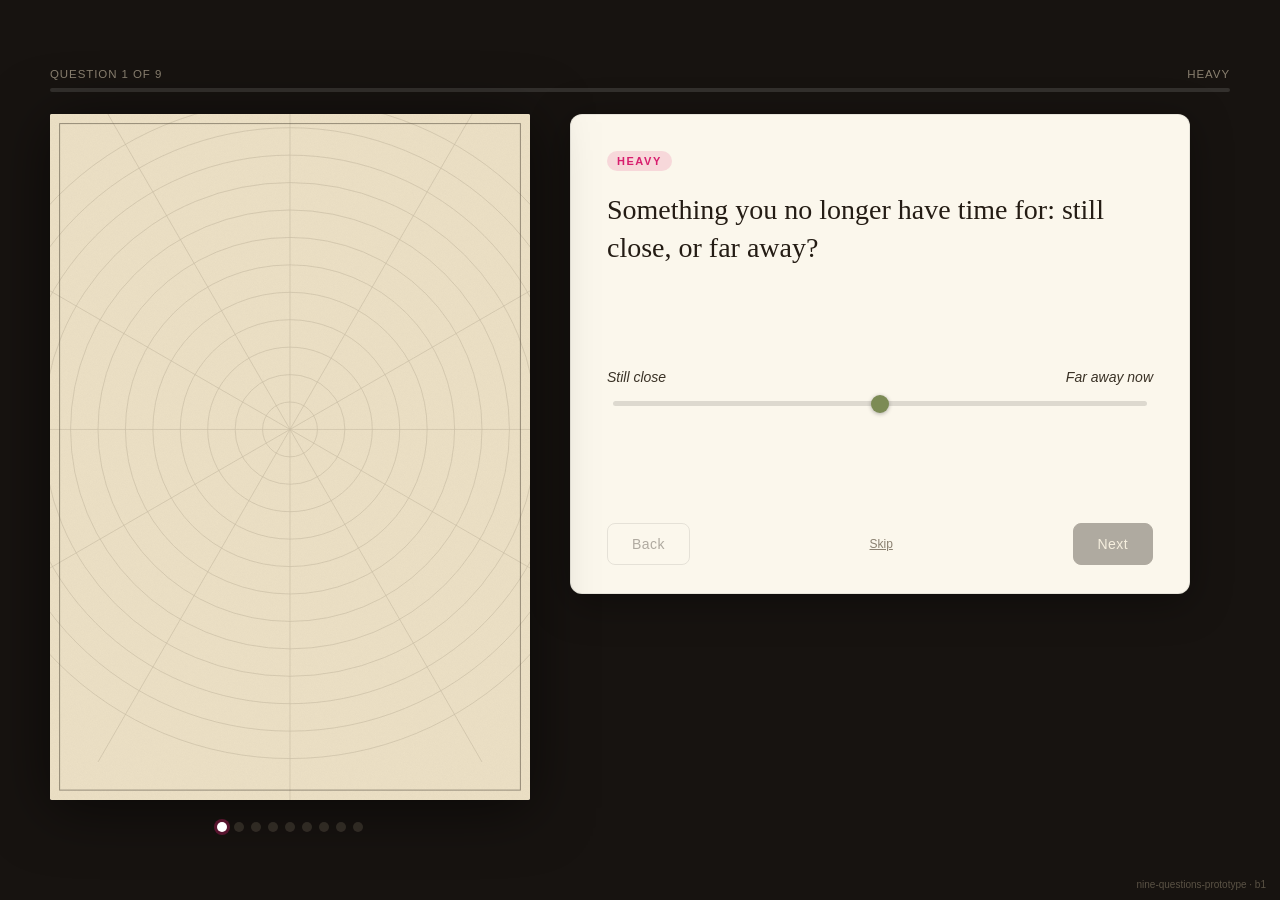
<file: nine-questions-prototype.html>
<!DOCTYPE html>
<html lang="en">
<head>
<meta charset="UTF-8">
<meta name="viewport" content="width=device-width, initial-scale=1.0">
<title>Architecture of Time — 9 Extra Questions</title>
<style>
  html,body{ margin:0; padding:0; background:#171310; min-height:100vh; }
  .aot{
    --paper:#EDE1C6; --ink:#241C14; --magenta:#D81E6E; --gold:#F0B429; --rust:#D9591F; --sage:#7C8B55; --line:#8A7F68;
    font-family:'Georgia','Times New Roman',serif; color:var(--ink); position:relative; width:100%; box-sizing:border-box;
    min-height:100vh; display:flex; flex-direction:column; align-items:center; justify-content:center; padding:40px;
  }
  .aot *{box-sizing:border-box;}
  .aot-grid{display:grid; grid-template-columns: minmax(320px,480px) minmax(420px,620px); gap:40px; align-items:start; max-width:1180px; width:100%;}
  @media (max-width:900px){ .aot-grid{grid-template-columns:1fr;} }

  .aot-poster-wrap{ position:relative; }
  .aot-poster{ width:100%; aspect-ratio:7/10; border-radius:2px; box-shadow:0 8px 60px rgba(0,0,0,.55); background:var(--paper); }
  .aot #aotSvg g[id^="L-"]{ transition:opacity .25s; }
  .aot #aotSvg g.aot-dim{ opacity:.12; }
  .aot-dots{ display:flex; gap:7px; justify-content:center; margin-top:18px; flex-wrap:wrap; }
  .aot-dot{ width:10px; height:10px; border-radius:50%; background:#5a5245; opacity:.4; transition:opacity .25s, background .25s; }
  .aot-dot.done{ opacity:1; background:var(--rust); }
  .aot-dot.current{ opacity:1; background:#fff; box-shadow:0 0 0 3px rgba(216,30,110,.35); }
  .aot-dot.skip{ opacity:.6; background:transparent; border:1.5px solid var(--line); }

  .aot-card{ background:#fbf7ec; border:1px solid rgba(0,0,0,.08); border-radius:12px; padding:36px 36px 28px; min-height:480px; display:flex; flex-direction:column; box-shadow:0 8px 40px rgba(0,0,0,.35); }
  .aot-tag{ font-family:'Helvetica Neue',Arial,sans-serif; font-size:11px; letter-spacing:.14em; text-transform:uppercase; font-weight:700; padding:4px 10px; border-radius:20px; display:inline-block; width:fit-content; margin-bottom:20px; }
  .aot-tag.heavy{ background:rgba(216,30,110,.14); color:var(--magenta); }
  .aot-tag.medium{ background:rgba(217,89,31,.14); color:var(--rust); }
  .aot-tag.light{ background:rgba(124,139,85,.16); color:var(--sage); }
  .aot-stem{ font-size:28px; line-height:1.35; margin:0 0 30px; font-weight:400; }
  .aot-control{ flex:1; display:flex; flex-direction:column; justify-content:center; min-height:170px; }
  .aot-hint{ font-family:'Helvetica Neue',Arial,sans-serif; font-size:12.5px; color:#8a8070; margin-top:18px; line-height:1.5; }
  .aot-foot{ display:flex; justify-content:space-between; align-items:center; margin-top:26px; font-family:'Helvetica Neue',Arial,sans-serif; }
  .aot-btn{ font-family:inherit; font-size:14px; letter-spacing:.03em; padding:12px 24px; border-radius:8px; border:1px solid var(--ink); background:var(--ink); color:var(--paper); cursor:pointer; transition:transform .1s; }
  .aot-btn:active{ transform:scale(.96); }
  .aot-btn.ghost{ background:transparent; color:var(--ink); border:1px solid rgba(0,0,0,.25); }
  .aot-btn:disabled{ opacity:.35; cursor:default; }

  .aot-duo{ display:flex; gap:16px; }
  .aot-duo button{ flex:1; font-family:'Helvetica Neue',Arial,sans-serif; font-size:16px; padding:26px 16px; border-radius:12px; border:1.5px solid rgba(0,0,0,.15); background:#fff; cursor:pointer; transition:.15s; text-align:center; }
  .aot-duo button:hover{ border-color:var(--ink); }
  .aot-duo button.sel{ background:var(--ink); color:var(--paper); border-color:var(--ink); }

  .aot-cards{ display:grid; grid-template-columns:repeat(2,1fr); gap:12px; }
  .aot-cards button{ font-family:'Helvetica Neue',Arial,sans-serif; font-size:15px; padding:20px 12px; border-radius:10px; border:1.5px solid rgba(0,0,0,.15); background:#fff; cursor:pointer; }
  .aot-cards button.sel{ background:var(--rust); color:#fff; border-color:var(--rust); }

  .aot-scrub-val{ font-family:'Helvetica Neue',Arial,sans-serif; font-size:48px; font-weight:700; text-align:center; margin-bottom:6px; }
  .aot-scrub-unit{ font-family:'Helvetica Neue',Arial,sans-serif; font-size:13px; text-align:center; color:#8a8070; text-transform:uppercase; letter-spacing:.1em; margin-bottom:24px; }
  .aot-scrub-track{ position:relative; height:7px; border-radius:5px; background:rgba(0,0,0,.12); margin:0 4px; }
  .aot-scrub-fill{ position:absolute; left:0; top:0; height:100%; border-radius:5px; background:var(--rust); }
  .aot-scrub-handle{ position:absolute; top:50%; width:26px; height:26px; border-radius:50%; background:#fff; border:2px solid var(--rust); transform:translate(-50%,-50%); cursor:grab; box-shadow:0 1px 4px rgba(0,0,0,.3); }
  .aot-scrub-labels{ display:flex; justify-content:space-between; font-family:'Helvetica Neue',Arial,sans-serif; font-size:12px; color:#8a8070; margin-top:10px; }

  .aot-axis-labels{ display:flex; justify-content:space-between; font-family:'Helvetica Neue',Arial,sans-serif; font-size:14px; margin-bottom:16px; color:#3a3226; font-style:italic; }
  .aot-axis-track{ position:relative; height:5px; background:rgba(0,0,0,.12); border-radius:3px; margin:0 6px; }
  .aot-axis-handle{ position:absolute; top:50%; width:18px; height:18px; border-radius:50%; background:var(--sage); transform:translate(-50%,-50%); cursor:grab; box-shadow:0 1px 4px rgba(0,0,0,.3); }

  .aot-dial-wrap{ display:flex; flex-direction:column; align-items:center; }
  .aot-dial-labels{ display:flex; justify-content:space-between; width:240px; font-family:'Helvetica Neue',Arial,sans-serif; font-size:12px; color:#8a8070; margin-top:4px; text-transform:uppercase; letter-spacing:.08em; }

  .aot-skiplabel{ font-family:'Helvetica Neue',Arial,sans-serif; font-size:12px; color:#8a8070; }

  .aot-legend{ list-style:none; margin:0; padding:0; display:flex; flex-direction:column; gap:2px; overflow-y:auto; max-height:400px; }
  .aot-legend li{ font-family:'Helvetica Neue',Arial,sans-serif; padding:12px 12px; border-radius:9px; cursor:default; display:flex; gap:12px; align-items:flex-start; transition:background .15s; }
  .aot-legend li:hover{ background:rgba(216,30,110,.08); }
  .aot-legend .sw{ width:12px; height:12px; border-radius:50%; margin-top:4px; flex:none; }
  .aot-legend .qlabel{ font-size:13px; color:#8a8070; text-transform:uppercase; letter-spacing:.05em; }
  .aot-legend .qanswer{ font-size:16px; margin-top:1px; }
  .aot-legend .skiptxt{ font-style:italic; color:#a89b82; }

  .aot-build{ position:fixed; bottom:10px; right:14px; font-family:'Helvetica Neue',Arial,sans-serif; font-size:10px; color:#5a5245; }

  .aot-progress{ max-width:1180px; width:100%; margin:0 auto 22px; font-family:'Helvetica Neue',Arial,sans-serif; }
  .aot-progress-label{ display:flex; justify-content:space-between; font-size:11.5px; letter-spacing:.08em; text-transform:uppercase; color:#8a8070; margin-bottom:8px; }
  .aot-progress-track{ height:4px; border-radius:3px; background:rgba(255,255,255,.12); overflow:hidden; }
  .aot-progress-fill{ height:100%; width:0%; background:var(--rust); border-radius:3px; transition:width .3s ease; }
</style>
</head>
<body>
<div class="aot">
  <div class="aot-progress">
    <div class="aot-progress-label"><span id="aotProgLabel"></span><span id="aotProgWeight"></span></div>
    <div class="aot-progress-track"><div class="aot-progress-fill" id="aotProgFill"></div></div>
  </div>
  <div class="aot-grid">
    <div class="aot-poster-wrap">
      <svg class="aot-poster" id="aotSvg" viewBox="0 0 700 1000" xmlns="http://www.w3.org/2000/svg"></svg>
      <div class="aot-dots" id="aotDots"></div>
    </div>
    <div class="aot-card">
      <div id="aotTag" class="aot-tag"></div>
      <h2 class="aot-stem" id="aotStem"></h2>
      <div class="aot-control" id="aotControl"></div>
      <div class="aot-hint" id="aotHint"></div>
      <div class="aot-foot">
        <button class="aot-btn ghost" id="aotBack">Back</button>
        <span class="aot-skiplabel" id="aotSkip" style="cursor:pointer; text-decoration:underline;">Skip</span>
        <button class="aot-btn" id="aotNext" disabled>Next</button>
      </div>
    </div>
  </div>
</div>
<div class="aot-build">nine-questions-prototype · b1</div>

<script>
(function(){
  const NS='http://www.w3.org/2000/svg';
  const svg=document.getElementById('aotSvg');
  function el(tag,attrs,parent){ const e=document.createElementNS(NS,tag); for(const k in attrs) e.setAttribute(k,attrs[k]); (parent||svg).appendChild(e); return e; }

  const defs=el('defs',{});
  el('rect',{width:700,height:1000,fill:'#EDE1C6'});
  const filt=el('filter',{id:'noise'},defs);
  el('feTurbulence',{type:'fractalNoise',baseFrequency:'0.9',numOctaves:'2',result:'n'},filt);
  el('feColorMatrix',{in:'n',type:'matrix',values:'0 0 0 0 0.14  0 0 0 0 0.11  0 0 0 0 0.08  0 0 0 0.05 0'},filt);
  el('rect',{width:700,height:1000,filter:'url(#noise)'});
  el('rect',{x:14,y:14,width:672,height:972,fill:'none',stroke:'#3a3226','stroke-width':1.4,opacity:.5});

  [['dotFine',6,3,1.3],['dotMed',10,5,2.1],['dotCoarse',16,8,3.1],['dotSparse',22,11,2.0]].forEach(([id,w,c,r])=>{
    const p=el('pattern',{id,width:w,height:w,patternUnits:'userSpaceOnUse'},defs);
    el('circle',{cx:c,cy:c,r,fill:'#1c150e'},p);
  });

  const baseG=el('g',{id:'L-base',opacity:.22, stroke:'#5b4f3c','stroke-width':1});
  const bcx=350,bcy=460;
  for(let r=40;r<520;r+=40) el('circle',{cx:bcx,cy:bcy,r,fill:'none'},baseG);
  for(let a=0;a<360;a+=30){ const rad=a*Math.PI/180; el('line',{x1:bcx,y1:bcy,x2:bcx+560*Math.cos(rad),y2:bcy+560*Math.sin(rad)},baseG); }

  const layerOrder=['loss','fin','comp','rhy','rit','body','tabs','reply','say'];
  layerOrder.forEach(id=>el('g',{id:'L-'+id}));
  const hlLayer=el('g',{id:'L-highlight'});

  function halftoneOverInto(parentG,shapeId,pattern,opacity){
    const cp=el('clipPath',{id:'clip-'+shapeId+'-'+Math.random().toString(36).slice(2)},defs);
    const shapeNode=document.getElementById(shapeId);
    const clone=shapeNode.cloneNode(true); clone.removeAttribute('id');
    cp.appendChild(clone);
    el('rect',{x:0,y:0,width:700,height:1000,fill:'url(#'+pattern+')','clip-path':'url(#'+cp.id+')',opacity,style:'mix-blend-mode:multiply'},parentG);
  }

  const layers={};
  layers.loss=(v)=>{
    const g=document.getElementById('L-loss'); g.innerHTML='';
    const cx=175,cy=210;
    const n = 1 + Math.round(v*4);
    for(let i=0;i<n;i++){
      const rad = 60 + i*(18+v*22);
      const op = (0.85 - i*0.16) * (1 - v*0.35);
      const c = el('circle',{cx,cy,r:rad,fill:'#3a1024', opacity:Math.max(op,.05)},g);
      c.id='loss-ring-'+i;
      const pat = v<0.34?'dotCoarse': v<0.67?'dotMed':'dotFine';
      halftoneOverInto(g,c.id,pat,.55);
    }
  };
  layers.finitude=(v)=>{
    const g=document.getElementById('L-fin'); g.innerHTML='';
    const cx=530,cy=150;
    el('circle',{cx,cy,r:20,fill:'#F0B429'},g);
    const n = Math.round(6 + v*20);
    const len = 26 + v*46;
    for(let i=0;i<n;i++){
      const a = (i/n)*Math.PI*2;
      const col = v<0.5? '#8a7f68':'#D9591F';
      el('line',{x1:cx+24*Math.cos(a),y1:cy+24*Math.sin(a),x2:cx+(24+len)*Math.cos(a),y2:cy+(24+len)*Math.sin(a),stroke:col,'stroke-width':1.6,opacity:.85},g);
    }
  };
  layers.company=(v)=>{
    const g=document.getElementById('L-comp'); g.innerHTML='';
    const cx=540,cy=440;
    const ellA=el('ellipse',{cx,cy,rx:70,ry:34,fill:'#D81E6E',id:'comp-a'},g);
    halftoneOverInto(g,'comp-a','dotMed',.5);
    el('circle',{cx,cy,r:13,fill:'#1c150e'},g);
    if(v==='new'){
      const ellB=el('ellipse',{cx:cx+58,cy:cy+22,rx:56,ry:26,fill:'#7C8B55',opacity:.9,id:'comp-b'},g);
      halftoneOverInto(g,'comp-b','dotFine',.5);
      el('circle',{cx:cx+58,cy:cy+22,r:10,fill:'#1c150e'},g);
    }
  };
  layers.rhythm=(v)=>{
    const g=document.getElementById('L-rhy'); g.innerHTML='';
    const colors={morning:'#F0B429',afternoon:'#D9591F',evening:'#D81E6E',night:'#241C14'};
    el('path',{d:'M140,300 L175,560 L105,560 Z',fill:colors[v]||'#F0B429',id:'rhy-shape'},g);
    halftoneOverInto(g,'rhy-shape','dotMed',.4);
  };
  layers.ritual=(v)=>{
    const g=document.getElementById('L-rit'); g.innerHTML='';
    for(let i=0;i<v;i++) el('circle',{cx:70+i*36,cy:905,r:11,fill:'#1c150e'},g);
    for(let i=v;i<7;i++) el('circle',{cx:70+i*36,cy:905,r:11,fill:'none',stroke:'#8a7f68','stroke-width':1.2,opacity:.5},g);
  };
  layers.body=(v)=>{
    const g=document.getElementById('L-body'); g.innerHTML='';
    const cx=350,cy=650, rot = v==='often'?0:16;
    const gg=el('g',{transform:'rotate('+rot+' '+cx+' '+cy+')'},g);
    el('circle',{cx,cy,r:34,fill:'none',stroke:'#D9591F','stroke-width':2},gg);
    for(let a=0;a<360;a+=30){ const rad=a*Math.PI/180; el('line',{x1:cx+34*Math.cos(rad),y1:cy+34*Math.sin(rad),x2:cx+50*Math.cos(rad),y2:cy+50*Math.sin(rad),stroke:'#D9591F','stroke-width':2.5},gg); }
    el('circle',{cx,cy,r:8,fill:'#D9591F'},gg);
  };
  layers.tabs=(v)=>{
    const g=document.getElementById('L-tabs'); g.innerHTML='';
    const n=Math.min(v,24); let seed=17;
    function rnd(){ seed=(seed*1103515245+12345)%2147483648; return seed/2147483648; }
    for(let i=0;i<n;i++){ const x=610+rnd()*70, y=40+rnd()*90; el('circle',{cx:x,cy:y,r:2.6+rnd()*2,fill:'#D81E6E',opacity:.7},g); }
  };
  layers.reply=(v)=>{
    const g=document.getElementById('L-reply'); g.innerHTML='';
    el('circle',{cx:200,cy:760,r:9,fill:'#241C14'},g);
    el('circle',{cx:400,cy:790,r:9,fill:'#241C14'},g);
    if(v==='now') el('line',{x1:200,y1:760,x2:400,y2:790,stroke:'#241C14','stroke-width':3},g);
    else el('line',{x1:200,y1:760,x2:400,y2:790,stroke:'#241C14','stroke-width':1,'stroke-dasharray':'2 6'},g);
  };
  const sayPhrases={notyet:'Not yet',gone:'Long gone',anymin:'Any minute',still:'Still here',now:'Right now',almost:'Almost',late:'Too late'};
  layers.saying=(v)=>{
    const g=document.getElementById('L-say'); g.innerHTML='';
    const txt=(sayPhrases[v]||'').toUpperCase();
    if(!txt) return;
    const cx=652,cy=660;
    const t=el('text',{x:cx,y:cy,'text-anchor':'middle','font-family':"Georgia,'Times New Roman',serif",'font-size':62,'font-weight':'bold',fill:'#241C14','letter-spacing':'3',transform:'rotate(-90 '+cx+' '+cy+')'},g);
    t.textContent=txt;
  };

  const Q=[
    {id:'loss',weight:'heavy',type:'axis',label:"Distance from what you've lost time with",
     stem:"Something you no longer have time for: still close, or far away?",
     left:'Still close',right:'Far away now', def:0.5,
     display:v=>v<0.34?'Still close':v<0.67?'Somewhere in between':'Far away now'},
    {id:'finitude',weight:'heavy',type:'dial',label:'How often you think about time running out',
     stem:"How often do you think time is running out?",
     left:'Rarely',right:'Constantly', def:0.3,
     display:v=>v<0.34?'Rarely':v<0.67?'Sometimes':'Constantly'},
    {id:'company',weight:'heavy',type:'duo',label:'Someone new, five years from now',
     stem:"When you picture five years ahead, is someone new standing there?",
     options:[['same','The same people'],['new','Someone new']], def:'same'},
    {id:'rhythm',weight:'medium',type:'cards',label:'The part of the day that feels like you',
     stem:"Which part of the day feels most like you?",
     options:[['morning','Morning'],['afternoon','Afternoon'],['evening','Evening'],['night','Night']], def:'morning'},
    {id:'ritual',weight:'medium',type:'scrub',min:0,max:7,unit:'times / week',label:'Weekly repeats, on purpose',
     stem:"How many times this week did you repeat something on purpose?",
     def:2},
    {id:'body',weight:'medium',type:'duo',label:'Waking before the alarm',
     stem:"Does your body wake up before your alarm does?",
     options:[['rarely','Rarely'],['often','Often']], def:'rarely'},
    {id:'tabs',weight:'light',type:'scrub',min:0,max:30,unit:'tabs open',label:'Tabs open right now',
     stem:"How many tabs do you have open right now?",
     def:6},
    {id:'reply',weight:'light',type:'duo',label:'Reply speed',
     stem:"Reply right away, or leave people on read?",
     options:[['away','On read'],['now','Right away']], def:'now'},
    {id:'saying',weight:'light',type:'cards',label:'The thing you catch yourself saying about time',
     stem:"Which of these do you say about time most often?",
     options:[['notyet','Not yet'],['gone','Long gone'],['anymin','Any minute'],['still','Still here'],['now','Right now'],['almost','Almost'],['late','Too late']], def:'now'}
  ];

  const answers={}; Q.forEach(q=>answers[q.id]=q.def);
  const skipped={};
  const touched={};
  let i=0, finished=false;

  const dotsWrap=document.getElementById('aotDots');
  Q.forEach(()=>{ const d=document.createElement('div'); d.className='aot-dot'; dotsWrap.appendChild(d); });

  function applyLayer(q){
    const v=answers[q.id];
    if(q.id==='loss') layers.loss(v);
    else if(q.id==='finitude') layers.finitude(v);
    else if(q.id==='company') layers.company(v);
    else if(q.id==='rhythm') layers.rhythm(v);
    else if(q.id==='ritual') layers.ritual(v);
    else if(q.id==='body') layers.body(v);
    else if(q.id==='tabs') layers.tabs(v);
    else if(q.id==='reply') layers.reply(v);
    else if(q.id==='saying') layers.saying(v);
  }
  function updateDots(){
    [...dotsWrap.children].forEach((d,idx)=>{
      d.className='aot-dot'+(idx===i&&!finished?' current':(idx<i||finished?(skipped[Q[idx].id]?' skip':' done'):''));
    });
  }

  const tagEl=document.getElementById('aotTag'), stemEl=document.getElementById('aotStem'),
        controlEl=document.getElementById('aotControl'), hintEl=document.getElementById('aotHint'),
        backBtn=document.getElementById('aotBack'), nextBtn=document.getElementById('aotNext'), skipEl=document.getElementById('aotSkip');

  const qIdToLayer={loss:'L-loss',finitude:'L-fin',company:'L-comp',rhythm:'L-rhy',ritual:'L-rit',body:'L-body',tabs:'L-tabs',reply:'L-reply',saying:'L-say'};

  function clearHighlight(){
    hlLayer.innerHTML='';
    layerOrder.forEach(id=>document.getElementById('L-'+id).classList.remove('aot-dim'));
  }
  function highlight(qid){
    layerOrder.forEach(id=>{ if('L-'+id!==qIdToLayer[qid]) document.getElementById('L-'+id).classList.add('aot-dim'); });
    const target=document.getElementById(qIdToLayer[qid]);
    hlLayer.innerHTML='';
    try{
      const b=target.getBBox();
      if(b.width>0){
        el('rect',{x:b.x-10,y:b.y-10,width:b.width+20,height:b.height+20,fill:'none',stroke:'#D81E6E','stroke-width':2,'stroke-dasharray':'6 5',rx:8},hlLayer);
      }
    }catch(e){}
  }

  function renderLegend(){
    tagEl.style.display='none';
    stemEl.textContent='Every answer, and what it drew.';
    hintEl.textContent='Hover a line to see which layer it shaped on the poster.';
    backBtn.disabled=false; backBtn.textContent='Back to Q9';
    nextBtn.disabled=true; nextBtn.textContent='Finish';
    skipEl.style.display='none';
    controlEl.innerHTML='';
    const ul=document.createElement('ul'); ul.className='aot-legend';
    const colors={heavy:'#D81E6E',medium:'#D9591F',light:'#7C8B55'};
    Q.forEach(q=>{
      const li=document.createElement('li');
      const sw=document.createElement('div'); sw.className='sw'; sw.style.background=colors[q.weight];
      const txt=document.createElement('div');
      const lab=document.createElement('div'); lab.className='qlabel'; lab.textContent=q.label;
      const ans=document.createElement('div'); ans.className='qanswer';
      if(skipped[q.id]){ ans.classList.add('skiptxt'); ans.textContent='Skipped — left at its default'; }
      else{
        let txtVal;
        if(q.display) txtVal=q.display(answers[q.id]);
        else if(q.type==='scrub') txtVal=answers[q.id]+' '+q.unit;
        else { const opt=q.options.find(o=>o[0]===answers[q.id]); txtVal=opt?opt[1]:answers[q.id]; }
        ans.textContent=txtVal;
      }
      txt.appendChild(lab); txt.appendChild(ans);
      li.appendChild(sw); li.appendChild(txt);
      li.addEventListener('mouseenter',()=>highlight(q.id));
      li.addEventListener('mouseleave',clearHighlight);
      ul.appendChild(li);
    });
    controlEl.appendChild(ul);
    updateDots();
    updateProgress();
  }

  const progLabel=document.getElementById('aotProgLabel'), progWeight=document.getElementById('aotProgWeight'), progFill=document.getElementById('aotProgFill');
  function updateProgress(){
    if(finished){ progLabel.textContent='Complete'; progWeight.textContent=''; progFill.style.width='100%'; return; }
    const q=Q[i];
    progLabel.textContent='Question '+(i+1)+' of '+Q.length;
    progWeight.textContent=q.weight;
    progFill.style.width=(i/Q.length*100)+'%';
  }

  function render(){
    skipEl.style.display='inline'; tagEl.style.display='inline-block'; clearHighlight();
    const q=Q[i];
    tagEl.textContent=q.weight; tagEl.className='aot-tag '+q.weight;
    stemEl.textContent=q.stem;
    hintEl.textContent='';
    if(touched[q.id]) applyLayer(q);
    backBtn.disabled = i===0; backBtn.textContent='Back';
    nextBtn.textContent = i===Q.length-1 ? 'Finish' : 'Next';
    controlEl.innerHTML='';
    if(q.type==='duo') renderDuo(q);
    else if(q.type==='cards') renderCards(q);
    else if(q.type==='scrub') renderScrub(q);
    else if(q.type==='axis') renderAxis(q);
    else if(q.type==='dial') renderDial(q);
    updateDots();
    updateProgress();
    nextBtn.disabled=!touched[q.id];
  }

  function commit(id,val){ answers[id]=val; touched[id]=true; delete skipped[id]; applyLayer(Q.find(q=>q.id===id)); }

  function renderDuo(q){
    const wrap=document.createElement('div'); wrap.className='aot-duo';
    q.options.forEach(([key,label])=>{
      const b=document.createElement('button'); b.textContent=label;
      if(touched[q.id] && answers[q.id]===key) b.classList.add('sel');
      b.onclick=()=>{ commit(q.id,key); render(); };
      wrap.appendChild(b);
    });
    controlEl.appendChild(wrap);
  }
  function renderCards(q){
    const wrap=document.createElement('div'); wrap.className='aot-cards';
    q.options.forEach(([key,label])=>{
      const b=document.createElement('button'); b.textContent=label;
      if(touched[q.id] && answers[q.id]===key) b.classList.add('sel');
      b.onclick=()=>{ commit(q.id,key); render(); };
      wrap.appendChild(b);
    });
    controlEl.appendChild(wrap);
  }
  function renderScrub(q){
    const wrap=document.createElement('div');
    const val=document.createElement('div'); val.className='aot-scrub-val'; val.textContent=answers[q.id];
    const unit=document.createElement('div'); unit.className='aot-scrub-unit'; unit.textContent=q.unit;
    const track=document.createElement('div'); track.className='aot-scrub-track';
    const fill=document.createElement('div'); fill.className='aot-scrub-fill';
    const handle=document.createElement('div'); handle.className='aot-scrub-handle';
    track.appendChild(fill); track.appendChild(handle);
    const labels=document.createElement('div'); labels.className='aot-scrub-labels';
    labels.innerHTML='<span>'+q.min+'</span><span>'+q.max+'</span>';
    wrap.appendChild(val); wrap.appendChild(unit); wrap.appendChild(track); wrap.appendChild(labels);
    controlEl.appendChild(wrap);
    function place(v){ const pct=(v-q.min)/(q.max-q.min); fill.style.width=(pct*100)+'%'; handle.style.left=(pct*100)+'%'; }
    place(answers[q.id]);
    let dragging=false;
    function fromClientX(cx){
      const r=track.getBoundingClientRect();
      let pct=(cx-r.left)/r.width; pct=Math.max(0,Math.min(1,pct));
      const v=Math.round(q.min+pct*(q.max-q.min));
      val.textContent=v; place(v); commit(q.id,v); nextBtn.disabled=false; updateDots();
    }
    handle.addEventListener('pointerdown',e=>{ dragging=true; handle.setPointerCapture(e.pointerId); });
    track.addEventListener('pointerdown',e=>{ fromClientX(e.clientX); dragging=true; });
    window.addEventListener('pointermove',e=>{ if(dragging) fromClientX(e.clientX); });
    window.addEventListener('pointerup',()=>dragging=false);
  }
  function renderAxis(q){
    const wrap=document.createElement('div');
    const labels=document.createElement('div'); labels.className='aot-axis-labels';
    labels.innerHTML='<span>'+q.left+'</span><span>'+q.right+'</span>';
    const track=document.createElement('div'); track.className='aot-axis-track';
    const handle=document.createElement('div'); handle.className='aot-axis-handle';
    track.appendChild(handle);
    wrap.appendChild(labels); wrap.appendChild(track);
    controlEl.appendChild(wrap);
    function place(v){ handle.style.left=(v*100)+'%'; }
    place(answers[q.id]);
    let dragging=false;
    function fromClientX(cx){
      const r=track.getBoundingClientRect();
      let pct=(cx-r.left)/r.width; pct=Math.max(0,Math.min(1,pct));
      place(pct); commit(q.id,pct); nextBtn.disabled=false; updateDots();
    }
    handle.addEventListener('pointerdown',e=>{dragging=true; handle.setPointerCapture(e.pointerId);});
    track.addEventListener('pointerdown',e=>fromClientX(e.clientX));
    window.addEventListener('pointermove',e=>{if(dragging) fromClientX(e.clientX);});
    window.addEventListener('pointerup',()=>dragging=false);
  }
  function renderDial(q){
    const wrap=document.createElement('div'); wrap.className='aot-dial-wrap';
    const svgNS='http://www.w3.org/2000/svg';
    const dsvg=document.createElementNS(svgNS,'svg'); dsvg.setAttribute('width',240); dsvg.setAttribute('height',140); dsvg.setAttribute('viewBox','0 0 240 140');
    const cx=120,cy=120,rad=100;
    function arcPoint(frac){ const a=Math.PI-frac*Math.PI; return [cx+rad*Math.cos(a), cy-rad*Math.sin(a)]; }
    const track=document.createElementNS(svgNS,'path');
    track.setAttribute('d','M '+arcPoint(0)[0]+' '+arcPoint(0)[1]+' A '+rad+' '+rad+' 0 0 1 '+arcPoint(1)[0]+' '+arcPoint(1)[1]);
    track.setAttribute('stroke','rgba(0,0,0,.15)'); track.setAttribute('stroke-width','7'); track.setAttribute('fill','none');
    dsvg.appendChild(track);
    const fillArc=document.createElementNS(svgNS,'path');
    fillArc.setAttribute('stroke','#D9591F'); fillArc.setAttribute('stroke-width','7'); fillArc.setAttribute('fill','none'); fillArc.setAttribute('stroke-linecap','round');
    dsvg.appendChild(fillArc);
    const handle=document.createElementNS(svgNS,'circle'); handle.setAttribute('r',11); handle.setAttribute('fill','#fff'); handle.setAttribute('stroke','#D9591F'); handle.setAttribute('stroke-width',3);
    dsvg.appendChild(handle);
    wrap.appendChild(dsvg);
    const labels=document.createElement('div'); labels.className='aot-dial-labels';
    labels.innerHTML='<span>'+q.left+'</span><span>'+q.right+'</span>';
    wrap.appendChild(labels);
    controlEl.appendChild(wrap);
    function place(v){
      const p=arcPoint(v); handle.setAttribute('cx',p[0]); handle.setAttribute('cy',p[1]);
      fillArc.setAttribute('d','M '+arcPoint(0)[0]+' '+arcPoint(0)[1]+' A '+rad+' '+rad+' 0 0 1 '+p[0]+' '+p[1]);
    }
    place(answers[q.id]);
    let dragging=false;
    function fromPointer(clientX,clientY){
      const r=dsvg.getBoundingClientRect();
      const px=clientX-r.left, py=clientY-r.top;
      let ang=Math.atan2(-(py-cy),px-cx);
      let frac=1-(ang/Math.PI);
      frac=Math.max(0,Math.min(1,frac));
      place(frac); commit(q.id,frac); nextBtn.disabled=false; updateDots();
    }
    dsvg.addEventListener('pointerdown',e=>{dragging=true; fromPointer(e.clientX,e.clientY);});
    window.addEventListener('pointermove',e=>{if(dragging) fromPointer(e.clientX,e.clientY);});
    window.addEventListener('pointerup',()=>dragging=false);
  }

  backBtn.onclick=()=>{ if(finished){ finished=false; i=Q.length-1; render(); } else if(i>0){ i--; render(); } };
  nextBtn.onclick=()=>{ if(i<Q.length-1){ i++; render(); } else { finished=true; renderLegend(); } };
  skipEl.onclick=()=>{ skipped[Q[i].id]=true; if(i<Q.length-1){ i++; render(); } else { finished=true; renderLegend(); } };

  render();
})();
</script>
</body>
</html>
</file>
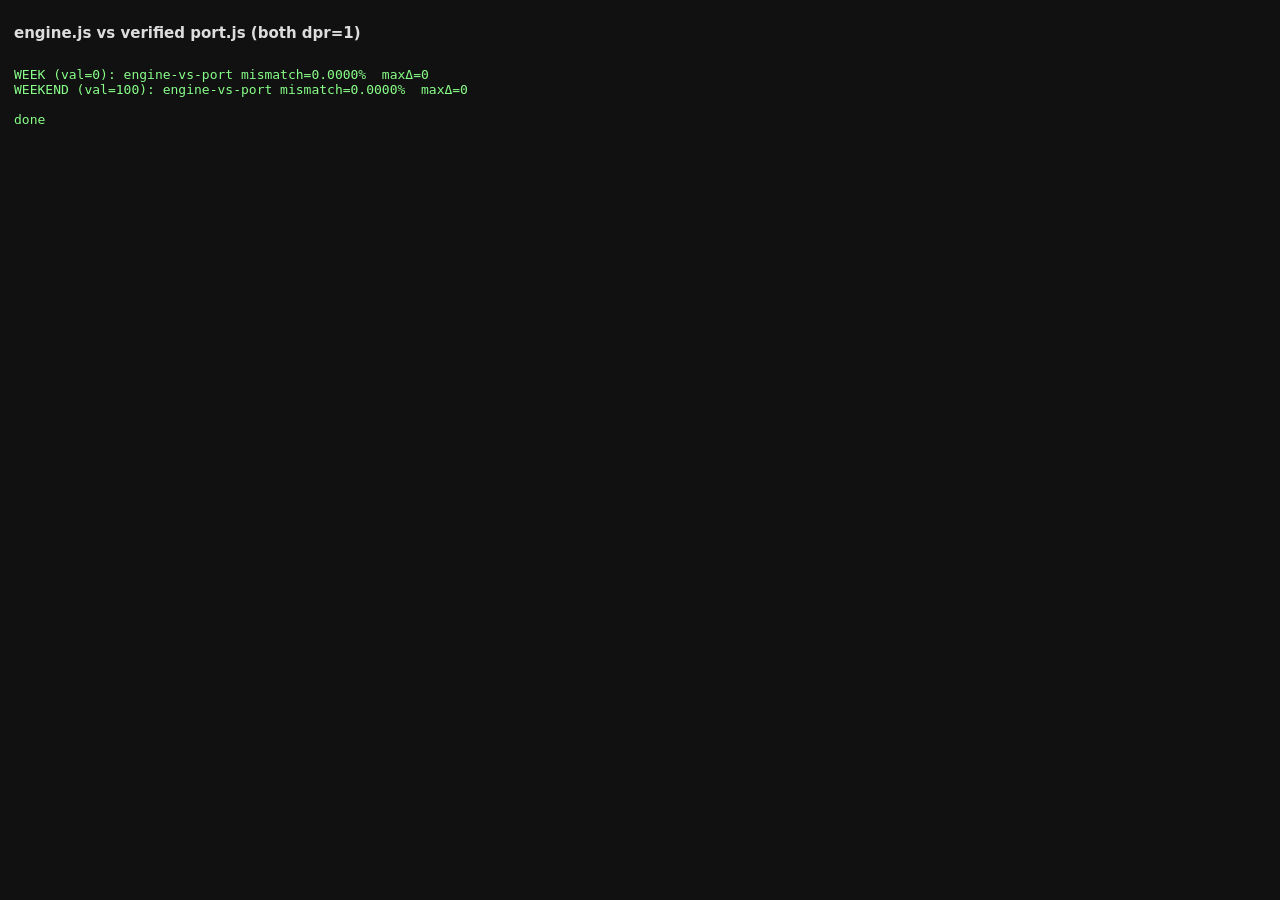
<file: lattice/engine-test.html>
<!DOCTYPE html>
<html lang="en"><head><meta charset="UTF-8"><title>engine vs port</title>
<style>body{margin:0;background:#111;color:#ddd;font:13px system-ui;padding:14px}
#out{font-family:ui-monospace,monospace;color:#8f8;white-space:pre}.bad{color:#f88}</style></head>
<body>
<h1 style="font-size:15px">engine.js vs verified port.js (both dpr=1)</h1>
<div id="out">running…</div>
<script>let ansVal=50; function ans(k){return ansVal;}</script>
<script src="port.js"></script>
<script src="engine.js"></script>
<script>
const W=700,H=1000, out=document.getElementById('out');
function log(s,bad){out.innerHTML+='\n'+(bad?'<span class="bad">':'<span>')+s+'</span>';}
function raster(svg){if(svg.indexOf('xmlns')<0)svg=svg.replace('<svg ','<svg xmlns="http://www.w3.org/2000/svg" ');return new Promise((res,rej)=>{const b=new Blob([svg],{type:'image/svg+xml'}),u=URL.createObjectURL(b),img=new Image();
  img.onload=()=>{const c=document.createElement('canvas');c.width=W;c.height=H;c.getContext('2d').drawImage(img,0,0,W,H);URL.revokeObjectURL(u);res(c.getContext('2d').getImageData(0,0,W,H));};img.onerror=rej;img.src=u;});}
function diff(a,b){let m=0,mx=0;const n=a.data.length;for(let i=0;i<n;i+=4){const d=Math.max(Math.abs(a.data[i]-b.data[i]),Math.abs(a.data[i+1]-b.data[i+1]),Math.abs(a.data[i+2]-b.data[i+2]));if(d>mx)mx=d;if(d>10)m++;}return{pct:100*m/(n/4),mx};}
async function run(){
  out.textContent='';
  const presets={week:await fetch('week.preset.json').then(r=>r.json()), weekend:await fetch('weekend.preset.json').then(r=>r.json())};
  for(const [name,val] of [['week',0],['weekend',100]]){
    ansVal=val;
    // engine: colours F5242B/FAF8F8 -> recolour F5242B to FF0000 to match port's tool colours
    const engSvg=latticeLayer({w:W,h:H}).replace(/#F5242B/g,'#FF0000');
    const portSvg=latticeSVG(presets[name],W,H,{dpr:1});   // port at dpr=1, tool colours
    const [ei,pi]=[await raster(engSvg),await raster(portSvg)];
    const d=diff(ei,pi);
    log(name.toUpperCase()+' (val='+val+'): engine-vs-port mismatch='+d.pct.toFixed(4)+'%  maxΔ='+d.mx, d.pct>0.05);
  }
  log('\ndone');
}
window.addEventListener('load',()=>setTimeout(run,200));
</script>
</body></html>
</file>
<file: css/00-ground.css>
/* THE ONE REGISTERED CUSTOM PROPERTY, and it is registered for exactly one
     reason: the lattice's colour is consumed inside a background-image (two
     gradients — see .gridlayer), and an unregistered custom property inside an
     image cannot be interpolated, so the board's flip to the negative would cut
     while everything around it faded. Declaring its syntax makes --gridline
     itself animatable, and the gradients re-resolve on every frame of it.
     Every OTHER colour variable here is consumed straight as a colour value, so
     the property that consumes it transitions on its own and needs nothing.
     initial-value must restate the light value: it is what the property falls
     back to, and getting it wrong shows up as a wrong grid for one frame. */
  @property --gridline{syntax:'<color>';inherits:true;initial-value:#D7D4CC}

  :root{
    /* interface — fixed, never touched by answers */
    /* The board's ground. Off-white, not white: pure white would leave the
       question panel — which IS white — with nothing to sit on. */
    --ink:#ECECEC;
    /* THE INTERFACE PALETTE LIVES HERE AND NOWHERE ELSE.
       The opening screen used to declare its own inverted set, so changing the
       board's colour left it behind. It now inherits every one of these, which
       is the rule from here on: change a colour once and the whole interface
       follows. Only .popup — the old floating card, no longer reached from the
       board — still carries its own, and it is on its way out. */
    --fg:#141414;                       /* interface ink */
    --dim:rgba(0,0,0,.50);              /* secondary ink */
    --line:rgba(0,0,0,.16);             /* hairlines */
    --surface:#ECECEC;                  /* what ink is set on */
    --accent:#141414;
    --picker:none;
    /* Measured off the question-system mock: #2F2F2F on black. Deliberately
       dimmer than the .20 white it was — the snake and its panel are what the
       eye should find on this ground, and a brighter lattice competed. */
    --gridline:#D7D4CC;
    --sheetline:rgba(0,0,0,.34);        /* the lines bounding the sheet: darker */
    --dot:#D6D6D6;
    /* THE FIXED CHROME'S THREE TONES — the Reset control's ink, the rule under
       it, and what both go to on hover. They are variables and not literals for
       one reason: the board inverts when the poster is made (see body.made at
       the foot of this file), and Reset and the Back beside the poster have to
       invert with it. Every quiet control on the ground reads these three. */
    --chrome-ink:rgba(0,0,0,.42);
    --chrome-line:rgba(0,0,0,.22);
    --chrome-hot:#000000;

    /* THE QUESTION SYSTEM — every value measured off the mock.
       One family, three weights of the same red: the trail behind you, the
       step you are on, and the words themselves. */
    /* The Figma redesign takes the question system to black on white: the ink is
       pure black, an answered step greys back, the panel stays white. */
    --q-past:#D6D6D6;              /* a question already answered — greyed back */
    --q-now:#000000;               /* the step you are on, and SAVE — black */
    --q-panel:#FFFFFF;             /* the panel the question is set on */
    --q-text:#000000;              /* the question, and the chosen value — black */
    --q-face:var(--face);
    /* Answered questions. A light yellow rather than a dimmer white, so the
       three states of a question separate by HUE and not only by strength:
       white = still to do, yellow = settled. It is a pale relative of the
       poster's own morning yellow, which ties the board to the artwork. */
    --done:#F3E09B;

    /* GEOMETRY — and the one rule that matters here:
       THE GRID NEVER MOVES AND NEVER CHANGES SCALE.

       --cell and the two format numbers are all written by JS (cellSize and
       syncSheet); CSS only consumes them. One source of truth, so the pixel
       grid the dots are placed on and the pixel grid the background paints can
       never disagree.

       --cell is a function of the VIEWPORT alone. It does not know which
       format is showing, which is exactly why a format change leaves the grid,
       the dot field and the corner chrome untouched: the only thing that moves
       is the sheet, from one set of grid lines to another. */
    /* All five are written by JS — cellSize() and syncSheet(). CSS only
       consumes them. The sheet is SNAPPED to whole cells from the origin
       rather than centred arithmetically, which is what lets a format have an
       odd number of cells and still land all four edges on grid lines; an odd
       count then sits half a cell off centre, which nobody can see. */
    --cell:20px;
    --sheet-w:420px;
    --sheet-h:600px;
    --sheet-x:510px;
    --sheet-y:150px;
    /* The made sheet, the poster layer's own height, and the depth of the cut
       that holds the data row off the foot of the sheet until it is earned.
       DECLARED HERE AND NOT ONLY IN JS, unlike the five above, and the reason is
       what happens when one of them is missing rather than stale. A stale
       --sheet-w is a poster the wrong size for one frame. A missing --sheet-cut
       makes `clip-path:inset(0 0 var(--cut) 0)` an invalid declaration, which
       does not clip a little — it does not clip AT ALL, and the record shows
       itself in full on a sheet nobody has finished yet. So there is always a
       number here to fall back on, and it is one row of the default cell. */
    --sheet-hm:620px;
    --ply-h:620px;
    --sheet-cut:20px;
    --over:160px;                  /* world overscan, so panning never shows an edge */
    --morph:620ms;
    /* HOW LONG THE BOARD TAKES TO TURN OVER. It started at --morph's own 620,
       on the argument that the sheet changing format and the ground going to
       its negative should be the same move at two scales. They are not: a
       format morph is the poster REARRANGING and wants the time to be followed,
       while the flip is a light being switched — nobody watches a room go dark,
       they notice that it has. 460 (Karin, 17 Aug).
       AND IT DECELERATES: --eo, not --ease. --ease is symmetrical, so the flip
       crept out of the light, ran, and crept into the dark, which put the slow
       part at both ends where there is nothing to see. --eo leaves at once and
       settles, so almost all of the change is over early and the last of it just
       arrives. Every rule that flips uses these two together — see body below,
       .surface, #reset, .sheet-lines i and .qback. */
    --flip:460ms;
    --ease:cubic-bezier(.66,0,.34,1);
    --eo:cubic-bezier(.33,1,.68,1);     /* easeOutCubic: the tool-layer entrances/morphs decelerate into rest */

    /* ONE FACE for the whole interface. The three roles stay as separate
       variables — display, ui, mono — because the code says which voice it is
       speaking in and that is worth keeping legible even when all three resolve
       to the same family. Only the POSTER still loads a face of its own
       (ThermoTrial-Zero, and only to be rasterised into a mask). */
    --face:'Wix Madefor Display',system-ui,sans-serif;
    --display:var(--face);
    --ui:var(--face);
    --mono:var(--face);
  }
  /* The month layer's letterforms. Loaded only to be RASTERISED into an
     offscreen mask that circles are packed into — no text is ever set in it on
     the page or on the poster, so nothing here reaches the printed sheet as
     type. If the fetch fails the mask falls back to the display serif and the
     silhouette simply comes out in different letter shapes (see monthLayer). */
  @font-face{
    font-family:'ThermoTrial-Zero';
    src:url('https://base44.app/api/apps/69cbcd44d3da2a5cef013f5e/files/mp/public/69cbcd44d3da2a5cef013f5e/0531d7dcf_font_font_mshiunpu.otf') format('opentype');
    font-weight:400; font-style:normal; font-display:swap;
  }
  *{box-sizing:border-box}
  html,body{margin:0;padding:0;height:100%;overflow:hidden}
  /* THE FLIP IS DRIVEN FROM HERE. body.made is what changes, so body is the
     element whose computed values move — and both the ground it paints and the
     lattice colour it hands DOWN are transitioned on it. An inherited value
     that is mid-transition on the parent arrives at the child mid-transition
     too, which is what carries the fade into .gridlayer without .gridlayer
     needing to know anything about it. */
  body{background:var(--ink);font-family:var(--ui);line-height:1.5;-webkit-font-smoothing:antialiased;
       transition:background-color var(--flip) var(--eo),
                  --gridline var(--flip) var(--eo)}

  /* the grid is the background of the whole interface. it is anchored to the
     sheet's top-left corner, so the sheet sits inside it rather than on it. */
  /* The stage. Holds the perspective; itself never moves. */
  .surface{position:fixed;inset:0;background-color:var(--ink);
           overflow:hidden;perspective:1500px;perspective-origin:50% 50%;
           transition:background-color var(--flip) var(--eo)}

  /* The world: everything that belongs to the board. Panned and tilted as one
     piece, so the grid, the sheet and the dots can never drift apart.
     Oversized by --over on every side, so panning never exposes an edge. */
  /* NOT preserve-3d. Under preserve-3d the browser sorts these children by 3D
     depth and ignores z-index, which makes hit-testing pick the wrong layer at
     random. The world's own rotation still works because .surface holds the
     perspective; the children only need to stay flat. */
  .world{position:absolute;inset:calc(-1 * var(--over));z-index:1;
         transform-style:flat;will-change:transform}

  /* The grid runs unbroken to every edge — no mask, no fade. It covers the
     world including the overscan, so panning never reveals a bare corner.

     Anchored to the CENTRE of the viewport, not to the sheet's corner. That is
     the whole reason a format change leaves it untouched: a line falls exactly
     on the centre and repeats outward, and because every format is an even
     number of cells the centred sheet's four edges land on lines whatever
     format is showing. Anchoring to the sheet's corner would drag the entire
     grid sideways every time the poster changed shape. */
  .gridlayer{position:absolute;inset:0;z-index:0;
    /* --gridline-dev: TEMPORARY (Karin, 27 Aug) — the dev colour panel's own
       override, see js/app/79-dev-colors.js. Falls through to the real
       --gridline when unset, so removing that file needs no change here. */
    background-image:
      linear-gradient(to right, var(--gridline-dev, var(--gridline)) 0 1px, transparent 1px),
      linear-gradient(to bottom, var(--gridline-dev, var(--gridline)) 0 1px, transparent 1px);
    background-size:var(--cell) var(--cell);
    background-position:calc(50vw + var(--over)) calc(50dvh + var(--over))}

  /* Viewport-sized box inside the world, so every JS coordinate stays
     viewport-relative exactly as before. */
  /* No z-index: this must NOT become a stacking context, so its children can
     interleave with the sheet lines that sit on the world. */
  .stagebox{position:absolute;left:var(--over);top:var(--over);
            width:100vw;height:100dvh}

  /* Shading that belongs to the board: it sits above the grid but below the
     sheet and the card, so content never gets dimmed by it. */
  .vignette{position:absolute;inset:0;z-index:1;pointer-events:none;
    background:radial-gradient(ellipse 92% 92% at 50% 50%,
      transparent 70%, rgba(0,0,0,.22) 100%)}

  .dots{position:absolute;inset:0;pointer-events:none;z-index:4}
  /* This layer covers the whole screen and sits above the card, so it MUST be
     click-through. Only .qdot inside it takes pointer events. */
  .dots-int{position:absolute;inset:0;z-index:6;pointer-events:none}
  /* The dots do not move on a format change at all. They are placed clear of
     the LARGEST footprint any format can occupy, so no format can ever reach
     them — which is what makes the change seamless: only the sheet's four
     edges and the artwork move, over a grid and a dot field that hold still. */
  .dots svg,.dots-int svg{display:block;width:100%;height:100%}
  .dots-int svg{pointer-events:none}

  /* a question dot: ring = unanswered, disc = answered, pulse = do this next */
  .qdot{pointer-events:auto;cursor:pointer;outline:none}
  .qdot .hit{pointer-events:all}
  .qdot .hit{fill:transparent}
  /* THE CATALOGUE — three readings, and only three:
       still to do   white disc, large
       answered      light yellow disc, small
       skipped       light yellow ring, small, broken
     WHITE MEANS "STILL TO DO" and YELLOW MEANS SETTLED, so the states separate
     by hue first and weight second — and the boldest marks on the board are
     always the ones asking for something. On top of that sits the ORDER: radius
     and brightness both fall off with how far ahead of the cursor a question
     sits, so what is next is the biggest, brightest disc and the rest recede
     toward the grid. All of it is set per dot by renderDots. */
  /* r and opacity are NOT transitioned: they are re-derived from the live cell
     size on every frame of a format morph, and a transition would make each
     dot chase its own position a fifth of a second behind the grid. */
  .qdot .core{fill:none;stroke:#FFFFFF;stroke-width:1.2;
              transition:fill .2s ease,stroke .2s ease,stroke-width .15s ease}
  .qdot .core.filled{fill:#FFFFFF}
  /* answered: a small filled disc in the settled colour */
  .qdot .core.done{fill:var(--done);stroke:var(--done)}
  /* skipped: the same colour, but hollow and broken, so the board never claims
     an answer that was never given */
  .qdot .core.passed{fill:none;stroke:var(--done)}
  /* A ring that only shows on hover. Needed because the dots are now mostly
     filled, and thickening a white outline inside a white disc is invisible —
     the hover has to happen OUTSIDE the mark to be seen at all. */
  .qdot .hover{fill:none;stroke:#FFFFFF;stroke-width:1;opacity:0;
               transition:opacity .14s ease}
  .qdot:not(.locked):hover .hover,
  .qdot:focus-visible .hover{opacity:.75}
  .qdot:not(.locked):hover .core,
  .qdot:focus-visible .core{opacity:1}
  /* Locked dots do not answer the pointer AND say so: no hover ring, and the
     cursor stays a plain arrow. Previously they looked and felt identical to
     open ones right up until a click did nothing. */
  .qdot.locked{pointer-events:none;cursor:default}

  /* the mark that says where to begin — only while nothing has been answered */
  .startcue{font-family:var(--mono);font-size:8.5px;letter-spacing:.2em;
            text-transform:uppercase;fill:rgba(255,255,255,.75)}
  /* The line that reaches from the question just answered toward the next one:
     a straight run between the two points, as the crow flies.

     The motion is meant to LEAD rather than announce. It fades up instead of
     switching on, extends on a strong ease-out so it decelerates into the dot
     it is pointing at, rests there long enough to be followed, then leaves
     slowly. Nothing in it snaps — an earlier version drew fast at full opacity
     and read as a flash, which pulled the eye instead of guiding it. */
  /* A WAKE, not a line being drawn.
     The stroke is one short dash in a very long gap, and what animates is the
     offset — so a segment of fixed length TRAVELS the whole curve and leaves at
     the far end. The full path is never visible at once, which is the
     difference between something moving across the board and something being
     drawn onto it. Same idea as a trim path chasing its own start.
     --o0 / --o1 are the two ends of that travel, worked out per curve in JS. */
  /* Two animations rather than one, on purpose: the travel needs a single
     unbroken ease from end to end, and mixing opacity keyframes into it would
     chop that curve into eased fragments and put a kink in the motion. So the
     offset animation holds exactly three keyframes — go, arrive, stay — and the
     fade rides alongside it on its own linear track. */
  /* A SHOOTING STAR.
     Away quickly, decelerating only slightly, and the tail is already
     dissipating before the head lands — so it arrives and is gone in the same
     motion. There is deliberately NO rest at the far end: an earlier version
     held the wake on the target for a beat, and a quarter second of a line
     sitting still next to a dot stops reading as something falling and starts
     reading as a pointer that has been left there. */
  .guide{fill:none;stroke:#FFFFFF;stroke-width:1.1;stroke-linecap:round;
         animation:trail 1150ms cubic-bezier(.12,.62,.3,1) forwards,
                   trailFade 1150ms linear forwards}
  /* the head reaches the target at 92% — it still genuinely arrives, see --o1 —
     and the last 8% is only there so it does not vanish mid-stride */
  @keyframes trail{
    0%  {stroke-dashoffset:var(--o0)}
    92% {stroke-dashoffset:var(--o1)}
    100%{stroke-dashoffset:var(--o1)}
  }
  /* fading from 58% means the streak is thinning out over the last third of its
     flight, which is what makes the arrival dissolve instead of stop */
  @keyframes trailFade{
    0%{opacity:0} 7%{opacity:.7} 58%{opacity:.7} 100%{opacity:0}
  }
  /* The same wake again, clipped to the sheet and a fraction of the weight. It
     has to cross the artwork whenever the two dots sit on opposite sides of it,
     and at full strength that reads as a scratch across the poster. Drawing it
     twice under opposite clips is what lets one gesture change weight partway
     along instead of becoming two — both copies share the timing exactly, so
     they travel as one. */
  .guide.under{animation-name:trail,trailFadeFaint}
  @keyframes trailFadeFaint{
    0%{opacity:0} 7%{opacity:.18} 58%{opacity:.18} 100%{opacity:0}
  }
  .qdot .halo{fill:none;stroke:rgba(255,255,255,.4);stroke-width:1}
  .qdot .pulse{fill:none;stroke:#FFFFFF;stroke-width:1.4;
               transform-box:fill-box;transform-origin:center;
               animation:ring 2.1s cubic-bezier(.2,.7,.3,1) infinite}
  @keyframes ring{0%{transform:scale(1);opacity:.7}70%{opacity:0}100%{transform:scale(3);opacity:0}}

  /* pointer-events off on the strip itself: it must never intercept a click
     meant for a card that happens to sit under it. Only its link takes them. */
  #status{display:none;pointer-events:none;position:absolute;left:max(16px, calc(1.6 * var(--cell)));bottom:max(14px, calc(1.3 * var(--cell)));z-index:8;
          font-family:var(--mono);font-size:9.5px;letter-spacing:.18em;text-transform:uppercase;
          color:rgba(0,0,0,.46)}
  .statline{display:flex;align-items:center;gap:12px}
  .sep{display:inline-block;width:14px;height:1px;background:rgba(0,0,0,.28)}
  .build{opacity:.4}
  .cue{animation:breathe 2.6s ease-in-out infinite}
  @keyframes breathe{0%,100%{opacity:.45}50%{opacity:1}}
  #reset{position:absolute;right:max(16px, calc(1.6 * var(--cell)));bottom:max(14px, calc(1.3 * var(--cell)));z-index:8;
         font-family:var(--mono);font-size:9.5px;letter-spacing:.18em;text-transform:uppercase;
         background:transparent;border:0;padding:0 0 1px;cursor:pointer;
         color:var(--chrome-ink);border-bottom:1px solid var(--chrome-line);
         transition:color var(--flip) var(--eo),border-color var(--flip) var(--eo),
                    bottom var(--flip) var(--eo)}
  /* THE MADE POSITION IS NOT HERE, it is written as an inline length by
     placeReset(). The made sheet brings its bottom bounding line down a cell,
     onto this word (Karin, 17 Aug), and where the label has to stand to clear it
     is a function of the sheet's box — which JS already owns and CSS can only
     reach through a chain of custom properties. The transition above is what
     makes it travel rather than jump, on the sheet's own clock. */
  /* TWO DURATIONS ON ONE PAIR OF PROPERTIES, and the shorter one lives on the
     hover rule rather than on the base. The same two colours are moved by two
     different events: the pointer arriving, which must answer at once, and the
     board turning over, which must not — at .15s this label went white while
     the ground behind it was still white, and disappeared for a third of a
     second every time the poster was made. The base rule owns the flip's
     duration; :hover overrides it for as long as the pointer is there, so
     hovering is instant and letting go eases back on the board's own clock. */
  #reset:hover{color:var(--chrome-hot);border-bottom-color:var(--chrome-hot);
               transition-duration:.15s}
  #reset:disabled{opacity:.3;cursor:default;border-bottom-color:transparent}
  #reset:disabled:hover{color:var(--chrome-ink)}
  /* THE CLOSE BUTTON. --chrome-ink/--chrome-hot are the same two roles Reset
     and Back already read — tuned specifically to work against body.made's
     inverted ground, which is the only ground this button ever stands on
     (Karin, 16 Aug: they have to be MORE readable inverted, not equally
     faint — see the note on body.made in this file). --ui is this project's
     one interface font, Wix Madefor Display with its own fallback chain —
     asked for by name here (Karin, 31 Aug) rather than left in --mono like
     Reset's own label, which is the piece's data-record face, not its UI one. */
  #closeToStart{position:absolute;z-index:9;display:none;pointer-events:auto;cursor:pointer;
         background:transparent;border:1px solid var(--chrome-line);box-sizing:border-box;
         font-family:var(--ui);font-weight:500;line-height:1;color:var(--chrome-ink);
         align-items:center;justify-content:center;padding:0;
         transition:color var(--flip) var(--eo),border-color var(--flip) var(--eo)}
  #closeToStart.on{display:flex}
  #closeToStart:hover{color:var(--chrome-hot);border-color:var(--chrome-hot)}
  #closeToStart:focus-visible{outline:1px solid var(--chrome-hot);outline-offset:3px}

  /* Placeholder, snapped to grid lines by placeChrome(). Drop real content
     inside; sized to 3 x 3 grid cells. */
  .chrome{position:absolute;z-index:8;pointer-events:none}   /* below the card; inert for now */

  /* =====================================================================
     THE POSTER IS MADE — and the board turns itself off around it.

     EVERY VALUE HERE IS THE NEGATIVE OF THE ONE ABOVE IT, and that is the
     whole rule: not a second palette that happens to be dark, but the same
     palette read the other way round. #ECECEC becomes #131313, #D7D4CC
     becomes #282B33, and every rgba(0,0,0,a) becomes rgba(255,255,255,a) at
     its own alpha. So the RELATIONSHIPS survive the flip — the lattice is
     one step off the ground on the dark side exactly as it was on the light
     side, which is why it comes out dark grey and not white. A white grid
     was the first attempt and it read as a new thing on the screen rather
     than as the same board seen inverted (Karin, 16 Aug).

     Everything drawn ON the ground — the mark, Reset, Back, the lines
     bounding the sheet — takes the flip with it, which is the whole reason
     those are variables and not literals.

     THE POSTER IS NOT IN THIS RULE, AND MUST NEVER BE. Not the sheet, not
     PAPER, not a single layer's colour: the piece that was just made is the
     one thing on the screen that does not change when the interface steps
     back from it. That is what the inversion is FOR — the artwork is now the
     only lit thing on a board that has gone dark.

     It cuts rather than fades, like every other state change in this piece:
     --gridline is consumed inside a background-image, and a custom property
     in a gradient cannot be interpolated without registering it. Nothing to
     work around — the opening screen runs on hard cuts too.
     ===================================================================== */
  body.made{
    --ink:#131313;                      /* the negative of #ECECEC */
    --surface:#131313;
    --gridline:#282B33;                 /* the negative of #D7D4CC: dark grey, one step off the ground */
    --fg:#EBEBEB;                       /* the negative of #141414 */
    --dim:rgba(255,255,255,.50);
    --line:rgba(255,255,255,.16);
    --accent:#EBEBEB;
    --sheetline:rgba(255,255,255,.34);  /* the darker lines become the lighter ones */
    --dot:#292929;
    /* THE ONE PLACE THE FLIP IS NOT LITERAL. A hairline of white on black
       carries less weight than the same hairline of black on white — the same
       alpha does not buy the same read — so the two quiet controls, Reset and
       the Back beside the poster, are given back what the flip costs them.
       Karin, 16 Aug: they have to be MORE readable inverted, not equally
       faint. Everything else on this list is the exact negative. */
    --chrome-ink:rgba(255,255,255,.62);
    --chrome-line:rgba(255,255,255,.36);
    --chrome-hot:#FFFFFF;
  }
  /* The mark inverts with the ground: its three cells are var(--fg), which has
     just become the light tone, so the name set across them has to go dark or
     it vanishes into its own ground. The coloured cell keeps the colourway's
     ink — that is the poster's colour, and the poster does not change — and the
     two letters over it simply read dark on it like the other three. */
  body.made #kairo .kw{color:#131313}
</file>
<file: css/10-chrome.css>
/* ---- the KAIRO mark, above the questions ----
     Three cells in one row (placeLogo sets the box to exactly 3 x 1, so the dot
     field can reserve it). The cells are GROUND — the interface ink, and the
     last of the three the colourway's own colour — and the name is set across
     all three in one piece on top of them, so no letter is ever cut by a cell
     edge. display:none is the resting state; placeLogo turns it on once the
     board is live, and only then. */
  /* A button, because the mark is the way back to the start screen. Every
     browser default is stripped: placeLogo owns the box, .kt owns the ground
     and .kw owns the name, so nothing here may add a border, a padding or a
     ground of its own. Pressing it fades rather than moves — the box is on the
     grid, and a hover that shifted it would take it off. */
  #kairo{display:none;position:absolute;z-index:3;pointer-events:auto;cursor:pointer;
         margin:0;padding:0;border:0;background:transparent;font:inherit;color:inherit;
         -webkit-appearance:none;appearance:none;
         transition:opacity .15s var(--ease)}
  #kairo:hover{opacity:.72}
  #kairo:focus-visible{outline:1px solid var(--fg);outline-offset:3px}
  @media (prefers-reduced-motion:reduce){#kairo{transition:none}}
  #kairo .kt{position:absolute;background:var(--fg);
             transition:background .45s var(--ease)}
  /* the name, spanning the whole box and sitting above every cell in it */
  #kairo .kw{position:absolute;inset:0;z-index:1;
             display:flex;align-items:center;justify-content:center;
             font-family:var(--ui);font-weight:600;color:#FFFFFF;
             text-transform:uppercase;line-height:1;
             /* the tracking's trailing space would push the word off-centre by
                half a letter-space; the indent pays it back */
             text-indent:.10em;
             transition:color .45s var(--ease)}
  @media (prefers-reduced-motion:reduce){#kairo .kt,#kairo .kw{transition:none}}

  /* ---- the format control, top right ----
     Two grid cells square instead of the three the grey placeholder took, and
     snapped to the same lines. The glyph inside is the poster's own outline at
     its real ratio, so the control states the format rather than naming it. */
  #fmtBtn{position:absolute;z-index:9;pointer-events:auto;cursor:pointer;
          background:transparent;border:1px solid rgba(255,255,255,.28);padding:0;
          display:flex;flex-direction:column;align-items:center;justify-content:center;gap:5px;
          transition:border-color .15s,background .15s}
  #fmtBtn:hover,#fmtBtn[aria-expanded=true]{border-color:#fff;background:rgba(255,255,255,.07)}
  #fmtBtn:focus-visible{outline:1px solid #fff;outline-offset:3px}
  /* the glyph's own box animates with the same curve as the sheet, so pressing
     a format shows the control and the poster arriving together */
  #fmtBtn i{display:block;border:1.3px solid #fff;box-sizing:border-box;
            transition:width var(--morph) var(--ease),
                       height var(--morph) var(--ease)}
  #fmtBtn b{font-family:var(--mono);font-weight:400;font-size:7.5px;letter-spacing:.1em;
            color:rgba(255,255,255,.7);white-space:nowrap}

  #fmtMenu{position:absolute;z-index:9;background:#080808;
           border:1px solid rgba(255,255,255,.26);padding:5px 0;
           opacity:0;visibility:hidden;transform:translateY(-4px);pointer-events:none;
           transition:opacity .18s ease,transform .18s ease,visibility .18s}
  #fmtMenu.open{opacity:1;visibility:visible;transform:none;pointer-events:auto}
  #fmtMenu button{display:flex;align-items:center;gap:11px;width:100%;
                  background:transparent;border:0;padding:8px 13px;cursor:pointer;
                  text-align:left;color:#fff;transition:background .12s}
  #fmtMenu button:hover{background:rgba(255,255,255,.10)}
  #fmtMenu button:focus-visible{outline:1px solid #fff;outline-offset:-2px}
  #fmtMenu button[aria-checked=true]{background:rgba(255,255,255,.06)}
  /* the ratio glyph, sized by JS: a 22px box holding the format's outline */
  #fmtMenu i{display:block;border:1.2px solid rgba(255,255,255,.85);box-sizing:border-box;flex:none}
  #fmtMenu .gbox{width:22px;height:22px;display:flex;align-items:center;justify-content:center;flex:none}
  #fmtMenu .lbl{font-family:var(--mono);font-size:9.5px;letter-spacing:.14em;
                text-transform:uppercase;flex:1;white-space:nowrap}
  #fmtMenu .rat{font-family:var(--mono);font-size:9.5px;letter-spacing:.1em;
                color:rgba(255,255,255,.55);flex:none}
  #fmtMenu .use{font-family:var(--mono);font-size:8px;letter-spacing:.06em;
                color:rgba(255,255,255,.34);display:block;margin-top:3px;text-transform:none}
  #fmtMenu button[aria-checked=true] .rat{color:#fff}

  /* The sheet. syncSheet writes its four lengths in one go, so they all change
     at the same instant — and a transition on a length interpolates whatever
     caused the change. That is the format morph: four lengths here, four more
     on the bounding lines, one duration and one curve shared by all of them, so
     they arrive together. No custom-property animation involved, which means it
     behaves the same in every browser that can run the rest of this file. */
  /* THE FRAME STANDS AT ITS MADE HEIGHT AT ALL TIMES, and the record's row is
     CLIPPED off the bottom until the poster is made. Nothing about the box
     changes when the sheet lengthens — only where it is cut.

     It was written the obvious way first: the frame at the asking height, the
     made height switched in on body.made, and `height` transitioned. That is
     correct and it is not smooth. A height animation is a LAYOUT animation, so
     every frame of it relaid the frame, re-resolved the two poster layers inside
     it and re-evaluated the overflow — over an SVG carrying thousands of
     elements, which is what made the growth judder (Karin, 17 Aug). Clipping
     costs no layout at all: the layer is rasterised once and the cut moves.

     --sheet-hc is still the height SHOWN and is still switched, because the
     sheet's bottom bounding line is drawn off it (see .sheet-lines .h2) and that
     is a one-pixel element that can afford to move the cheap way. */
  #frame{position:absolute;z-index:2;left:var(--sheet-x);top:var(--sheet-y);
         width:var(--sheet-w);height:var(--sheet-hm);overflow:hidden;
         clip-path:inset(0 0 var(--cut) 0)}
  :root{--sheet-hc:var(--sheet-h); --cut:var(--sheet-cut)}
  body.made{--sheet-hc:var(--sheet-hm); --cut:0px}
  /* Scoped to .morphing on purpose. The same four lengths also change when the
     window is resized, and a resize must be instant — animating the sheet
     while someone drags a window corner looks broken and lags the pointer. The
     class is added only for the length of a format change. */
  .world.morphing #frame{
         transition:left var(--morph) var(--ease), top var(--morph) var(--ease),
                    width var(--morph) var(--ease), height var(--morph) var(--ease)}
  /* THE SHEET LENGTHENING, and scoped to its own class for exactly the reason
     .morphing is: the same height also changes on a window resize, where it must
     be instant — an eased height against a snapping width is a poster visibly
     squashing while someone drags a window corner. The class is on for the
     length of the ending and no longer (see showFinish / hideFinish).
     --flip and --eo, not --morph: the sheet growing and the ground going to its
     negative are ONE movement, and one movement takes one clock. */
  .world.growing #frame{transition:height var(--flip) var(--eo)}
  .world.growing .sheet-lines .h2{transition:top var(--flip) var(--eo)}
  .world.growing .sheet-lines.edge .v{transition:bottom var(--flip) var(--eo)}

  /* The "create the poster" button that used to hang under the sheet is gone.
     It said the same thing twice: the tenth question's own Create already makes
     the poster, and a second control sitting under the sheet from the start
     announced the ending long before anyone had reached it. */

  /* Two poster layers, dissolved into one another on a format change. Both are
     stretched to fill the frame (preserveAspectRatio="none"), and the frame is
     travelling between the two ratios: at the start the outgoing poster sits at
     its own ratio undistorted, at the end the incoming one does, and the
     dissolve covers the squash in between. That is what turns a resize into a
     morph.

     It is NOT a symmetrical crossfade, and that is the point. Fading one out
     while fading the other in leaves both semi-transparent midway, so a
     quarter of the black board shows through the pair and the poster visibly
     dips in brightness halfway through every change — very obvious on a white
     morning ground. Instead the outgoing layer holds full opacity underneath
     while the incoming one fades in ON TOP of it, and is only dropped once it
     is completely covered. Nothing is ever transparent, so nothing dims. */
  /* TOP-ANCHORED AND ALWAYS THE LONG HEIGHT — not inset:0. The layer holds the
     artwork AND the record beneath it, at its own fixed proportions, and it must
     not resize when the sheet lengthens: the artwork is finished and nothing at
     the end is allowed to move it. The frame's overflow decides how much of the
     layer is showing; the layer itself never changes. */
  .ply{position:absolute;left:0;top:0;width:100%;height:var(--ply-h);opacity:0;
       transition:opacity var(--morph) var(--ease)}
  .ply.live{opacity:1}
  .ply:not(.live){pointer-events:none}   /* the idle buffer must not intercept hovers */
  .ply svg{display:block;width:100%;height:100%}

  /* =====================================================================
     THE POSTER IS MADE — the sheet lengthens and the record is printed.

     NOTHING HERE MOVES THE ARTWORK. The record is already sitting in the poster
     layer, a cell below the foot of the sheet, from the first paint of the
     session; all the ending does is grow the frame down to meet it (see #frame
     and .world.growing). So there is no transform on this side at all, and the
     export needs nothing baked in either: a saved SVG carries the whole tall
     sheet, band included, exactly as the screen has it.

     Which leaves one thing for CSS: the writing. */
  /* Swept left to right as the sheet reaches it — a record being printed, not a
     caption switched on. --gd is the letter's own beat (baked in recordLayer).

     A FADE ON --eo, NOT A HARD CUT PER LETTER, and this is the whole difference
     between the two versions of this rule. The word layer's letters land as
     steps(1,end) because there are nine of them at ninety-odd milliseconds
     apart, and each one arriving whole is the point. There are three hundred
     here, three milliseconds apart, so several land in every frame — as hard
     cuts that is not a word being written, it is a block of text stuttering in
     column by column (Karin, 17 Aug: "feels a bit stuck"). At .32s each, every
     letter overlaps the hundred after it and the same delays read as one soft
     wipe travelling across the band, on the same curve as every other entrance
     in the piece.

     IT STARTS BEFORE THE SHEET HAS FINISHED GROWING, at half the flip rather
     than after it. Waiting for the whole 460ms put a dead beat between the two
     halves of one movement; overlapping them makes the sheet lengthen and the
     record arrive read as a single gesture.

     NO STANDALONE opacity:0, for the reason spelled out on .sglyph: the
     from-state does the hiding and `both` holds it, so prefers-reduced-motion —
     which forces animation:none — leaves every letter visible instead of
     stranding the whole band blank. */
  @keyframes recordWrite{from{opacity:0}to{opacity:1}}
  body.made .ply svg .rglyph{
    animation:recordWrite .32s var(--eo) both;
    animation-delay:calc(var(--flip) * .5 + var(--gd,0ms))}

  /* HOVER NOTES: point at an answered layer and it stays lit while the rest of the
     poster dims, and a personal line appears beside the sheet. */
  .hl{cursor:pointer}
  .art > *{transition:opacity .25s ease}
  .art:has(.hl:hover) > *:not(.hl:hover){opacity:.12}

  /* ENTRY ANIMATIONS: the first time a tool's layer lands on the sheet it plays a
     one-shot entrance. markEntries() tags the layer .enter exactly once (the id is
     remembered in `entered`), so slider re-renders and format morphs stay silent;
     resetAll clears `entered` and re-arms it. The global prefers-reduced-motion
     rule near the end already forces animation:none, so a reduced-motion visitor
     just gets the finished mark — no per-animation guard needed here.

     THE SNAKE (Q4/febdays): its beads unspool head-to-tail. Every bead part carries
     class .sbead and a --bi (its 0-based order); the layer carries --sstep (the
     per-bead delay, sized in JS so ~all 28-31 beads land inside ~0.8s). Each bead
     appears WHOLE at full size — a plain fade, no scale-up — so the snake assembles
     one complete circle after another (Karin: scaling small->big did not suit it).
     The explicit animation-delay sits AFTER the animation shorthand on purpose — the
     shorthand resets delay to 0, so the override has to follow it. */
  @keyframes snakeBeadIn{from{opacity:0}to{opacity:1}}
  .hl.enter[data-q="febdays"] .sbead{
    animation:snakeBeadIn .42s var(--eo) both;
    animation-delay:calc(var(--bi) * var(--sstep,15ms))}

  /* THE RADIAL BLOCK (Q2/febdays), Rosh Hashanah edition: the snake rule above
     is dead code now — the layer in this slot is the radial block of beams
     (js/poster/26b-radial-block.js), which has no .sbead children, so that
     rule simply never matches. Same treatment as the month silhouette
     (Karin, 30 Aug: "let's do that one" — referring to monthFade): a plain
     fade on the whole group, no scale, on every pick not only the first. */
  .hl.enter[data-q="febdays"]{animation:monthFade 1.25s var(--eo) both}

  /* THE NODE (Q2/alarms): the centre square pops first, then the rays shoot outward
     one by one (a stroke draw-on — --rl is each ray's own length) and each blue tip
     pops as its ray lands. --nstep (set in JS off the ray count) keeps the whole fan
     inside ~0.3s however many alarms there are. Same fill-box trick so the square and
     tips scale from their own centres, not the SVG origin. */
  @keyframes nodePop{from{opacity:0;transform:scale(0)}to{opacity:1;transform:none}}
  @keyframes nodeRay{from{stroke-dashoffset:var(--rl)}to{stroke-dashoffset:0}}
  /* THE BASE GRID (shape + density): on first appearance the output RISES from
     the bottom of the sheet to the top — a clip that fills upward, so the lines
     read as coming up from below rather than blooming from the centre. */
  .hl.enter[data-q="basegrid"]{animation:gridRise .95s var(--eo) both}
  @keyframes gridRise{from{clip-path:inset(100% 0 0 0)}to{clip-path:inset(0 0 0 0)}}
  .hl.enter[data-q="alarms"] .nsq{transform-box:fill-box;transform-origin:center;
    animation:nodePop .30s var(--eo) both}
  .hl.enter[data-q="alarms"] .nray{stroke-dasharray:var(--rl);
    animation:nodeRay .36s var(--eo) both;
    animation-delay:calc(.10s + var(--ri) * var(--nstep,40ms))}
  .hl.enter[data-q="alarms"] .nell{transform-box:fill-box;transform-origin:center;
    animation:nodePop .26s var(--eo) both;
    animation-delay:calc(.30s + var(--ri) * var(--nstep,40ms))}
  /* THE RING BLOCK (Q/vacations): the corner triangle RISES onto the canvas first,
     travelling in from beyond the sheet's extreme top-right corner (--rtx,--rty is the
     trim corner the block hangs flush to; --rtdx,--rtdy is the off-canvas start it
     slides from), and then the rings BUD — every one of them
     is tangent to the outer ring at one point (--rpx,--rpy, the middle-right), so
     scaling each about THAT point holds the tangency through the whole entrance
     and they read as growing out of it, outer first. transform-box:view-box puts
     the origin in the sheet's own units, which is what those two vars carry.

     A COUNT CHANGE is the same move under a different driver: startRingsMorph
     scales the very same groups about the very same point from JS, so a ring
     gained grows out of it and a ring lost shrinks back into it. Nothing here
     fights that — the .enter class is off by then. */
  @keyframes ringBud{from{opacity:0;transform:scale(0)}to{opacity:1;transform:none}}
  /* the triangle RISES onto the canvas: it starts one triangle-length up-and-right of
     its resting spot (--rtdx,--rtdy, so it is fully off the top-right corner) and
     slides down-left into place. transform-box:view-box keeps the px offsets in the
     sheet's own units. */
  @keyframes ringTriIn{from{opacity:0;transform:translate(var(--rtdx),var(--rtdy))}to{opacity:1;transform:none}}
  .hl.enter[data-q="vacations"] .rtri{transform-box:view-box;
    animation:ringTriIn .5s var(--eo) both}
  .hl.enter[data-q="vacations"] .rring{transform-box:view-box;
    transform-origin:var(--rpx) var(--rpy);
    animation:ringBud .52s var(--eo) both;
    animation-delay:calc(.14s + var(--ri) * var(--rstep,90ms))}

  /* THE WORD (Q9/saying): it is WRITTEN, one letter at a time, left to right and
     top line before bottom — the poster's only typography, and the only mark on
     the sheet that is made of an order rather than of a shape, so it is the one
     that should arrive in that order. Each letter is its own tspan carrying the
     moment it lands (--gd), computed in JS on an easeOutQuad so the run
     decelerates into its last letter rather than clocking evenly to the end —
     see sayingDelay, and the note there for why the easing cannot live here.

     A HARD CUT PER LETTER — steps(1,end), no fade — because a letter half drawn
     is not a letter being written, it is a letter dissolving, and nothing else
     in this piece fades in either.

     NO STANDALONE opacity:0 HERE, deliberately: the from-state does the hiding
     and `both` holds it through the delay. Declaring opacity:0 in the rule
     itself is what would strand these letters invisible under
     prefers-reduced-motion, where the global rule forces animation:none and
     nothing would ever be left to turn them back on.

     The duration is .24s for the same reason the lattice's is (see below): a
     10ms window can be stepped clean over by main-thread work and fill-mode
     then freezes that letter out forever. The delay is backed off by the same
     .24s so the letters still land on their intended beats — the first one at
     -.24s is simply already finished, which is what makes it appear at once. */
  @keyframes sayingWrite{from{opacity:0}to{opacity:1}}
  .hl.enter[data-q="saying"] .sglyph{
    animation:sayingWrite .24s steps(1,end) both;
    animation-delay:calc(var(--gd,0ms) - .24s)}

  /* THE MONTH SILHOUETTE (Q3/Q1): a plain fade, no scale and no movement —
     tried against a per-circle stagger (too heavy at ~6,700 animated
     circles) and a whole-group zoom (Karin, 30 Aug: "a bit ugly") before
     landing here. 2.5s read as too slow once seen at full speed, 1.75s
     still too slow; 1.25s is the settled length. onPick re-arms .enter on
     every pick, not only the first, so this plays on every word change too. */
  .hl.enter[data-q="month"]{animation:monthFade 1.25s var(--eo) both}
  @keyframes monthFade{from{opacity:0}to{opacity:1}}

  /* THE DECADES BRICK BAND (Q7): on first appearance the checkerboard lays in
     column by column from the left, each brick growing up from its own foot —
     the piece's whole-cell brick language. --cstep (set on the group off the
     column count) keeps the whole band inside ~0.8s however many decades. */
  @keyframes brickLay{from{opacity:0;transform:scaleY(0)}to{opacity:1;transform:none}}
  .hl.enter[data-q="decades"] .brick{transform-box:fill-box;transform-origin:bottom;
    animation:brickLay .42s var(--eo) both;
    animation-delay:calc(var(--ci) * var(--cstep,40ms))}

  /* THE LATTICE (Q8/sixweek): on FIRST appearance only, every cell pops in as a
     true hard cut (no fade) — each cell carries its own reveal delay (--cd),
     baked in JS as a LINEAR distance-from-top-left (see entranceMarkup, not
     eased any more — an ease-out's own flattening tail bunched dozens of far
     diagonals within a couple of milliseconds of each other, Karin, 31 Aug)
     so the population reads as one diagonal wavefront sweeping down-right,
     evenly, corner to corner. A
     steps(1,end) animation holds each cell at opacity:0 for its entire duration
     and then snaps straight to opaque — no interpolation, matching the piece's
     no-fade language. Only ever runs once: any later paint (a bar drag, a
     revisit) uses the batched static render, which has no .lcell elements to
     animate at all.

     The duration used to be 0.01s. steps(1,end) only ever shows two states, so
     that read as instant either way — but a 10ms window is short enough that
     the main-thread work landing right after 257 cells are inserted
     (addHitRects' getBBox pass, markEntries' classList pass) could eat the
     whole window before the browser sampled it, and a cell whose step got
     stepped over that way never recovers: fill-mode:both freezes it at
     opacity:0 forever. Karin found 9 cells permanently missing after the
     sweep finished. 240ms is long enough that no plausible stall skips it
     outright, and JS backs the per-cell delay off by the same 240ms so the
     sweep's overall timing and easing feel unchanged. */
  @keyframes latticeCellIn{from{opacity:0}to{opacity:1}}
  .hl.enter[data-q="sixweek"] .lcell{
    opacity:0;
    animation:latticeCellIn .24s steps(1,end) both;
    animation-delay:var(--cd)}

  /* overflow:hidden because the box is now a FIXED six by three cells (see
     NOTE_ROWS) rather than a box that grew to its text. A read that runs long
     is cut off at the card's foot, which is why the copy banks carry a
     three-line budget as a rule rather than as advice. */
  #hoverCard{position:fixed;z-index:20;background:var(--q-panel);
             font-family:var(--q-face);overflow:hidden;
             opacity:0;transform:translateY(4px);transition:opacity .2s var(--ease),transform .2s var(--ease);
             pointer-events:none}
  #hoverCard.on{opacity:1;transform:none}
  #hoverCard .hc-t{color:var(--q-text);margin:0;font-weight:700;line-height:1.1}
  #hoverCard .hc-b{color:var(--q-text);margin:0;font-weight:400}
  /* the background-grid reading — the grid's own answers, set quieter and apart */
  #hoverCard .hc-g{color:#9A9A9A;margin:0;font-weight:400}

  /* No frame: these ARE the four grid lines that fall on the sheet's edges,
     drawn brighter than the rest of the grid. Add class "edge" to .sheet-lines
     to clip them to the sheet instead of running the full width and height. */
  /* These live on the world, not on the viewport-sized stage, so they run the
     world's full extent — right through the overscan — and still reach the
     screen edge however far the board has panned. */
  .sheet-lines{position:absolute;inset:0;z-index:3;pointer-events:none}
  /* they fade to their negative on the same clock as the ground under them —
     the four lines are ON the board, so they turn over WITH it, not after it */
  .sheet-lines i{position:absolute;background:var(--sheetline);
                 transition:background-color var(--flip) var(--eo)}
  /* the four lines travel on the same duration and curve as the sheet's own
     box, so the frame and its edges can never arrive at different moments */
  .world.morphing .sheet-lines i{
                 transition:left var(--morph) var(--ease), top var(--morph) var(--ease),
                            right var(--morph) var(--ease), bottom var(--morph) var(--ease)}
  .sheet-lines .v{top:0;bottom:0;width:1px}
  .sheet-lines .h{left:0;right:0;height:1px}
  .sheet-lines .v1{left:calc(var(--sheet-x) + var(--over))}
  .sheet-lines .v2{left:calc(var(--sheet-x) + var(--sheet-w) + var(--over))}
  .sheet-lines .h1{top:calc(var(--sheet-y) + var(--over))}
  .sheet-lines .h2{top:calc(var(--sheet-y) + var(--sheet-hc) + var(--over))}
  /* add class "edge" to clip them to the sheet instead of running full length */
  .sheet-lines.edge .v{top:calc(var(--sheet-y) + var(--over));
                       bottom:calc(100dvh - var(--sheet-y) - var(--sheet-hc) + var(--over))}
  .sheet-lines.edge .h{left:calc(var(--sheet-x) + var(--over));
                       right:calc(100vw - var(--sheet-x) - var(--sheet-w) + var(--over))}
  #frame svg{display:block;width:100%;height:100%}

  /* ---- THE BOARD ARRIVES --------------------------------------------------
     The second half of the opening film (js/app/57-transition.js). The grid has
     just finished building itself out of the opening screen's own squares and
     the screen has been cut away; what is left is a bare lattice, and the
     poster has still not been seen.

     Its four rules run first, in the order left, right, top, bottom — and each
     runs the full height or width of the screen, because that is what they are:
     two of the grid's own lines drawn brighter, not a frame around the sheet.

     ONE FRONT CARRIES THE BOARD. The last of the four — the bottom rule,
     sweeping left to right — does not just draw itself: the whole of .stagebox
     is clipped away behind it and revealed exactly as it passes. The question
     column, the KAIRO mark and the dots are therefore not three arrivals on
     three clocks; they are one wipe, and each is uncovered when the line
     reaches it.

     THE PAPER LAGS. #frame carries a second clip of its own, in the same
     direction and on the same beat but over --arrive-paper rather than
     --arrive-dur, and the two clips intersect: the sheet is revealed at the
     SLOWER of the two fronts. So the rule goes past and the paper takes colour
     behind it, well after — a sheet filling in rather than a sheet switched on.
     It is the one thing on the board given its own clock, because it is the one
     thing that is paper.

     For that to be true and not merely close, the rules are pulled in to span
     exactly the viewport while the film runs. They normally run the world's
     full extent, overscan and all, so that panning never shows an end; during
     the arrival nothing has panned, and a rule 320px longer than the screen
     would put its front 160px away from the wipe's the whole way across.

     THREE CLASSES, and the order is the whole mechanism. .arrive is the
     from-state and carries no transition of its own, so it can be set while the
     opening screen still covers the board without anything animating underneath
     it. .arrive-go is added a frame later and is what actually runs.
     .arrive-lit cuts in the fixed chrome, which is not on the board and so
     cannot be carried by the wipe. All three are dropped once the front is
     across — nothing here survives into the session.

     Every duration and delay below is written by js/app/57-transition.js, the
     same way --cell is: the timers that add these classes and the transitions
     they release have to agree about the beat, so one of them owns the number.
     --eo is easeOutCubic, the curve the film eases every one of these with. */
  body.arrive .sheet-lines .v{transform:scaleY(0);transform-origin:top;
                              top:var(--over);bottom:var(--over)}
  body.arrive .sheet-lines .h{transform:scaleX(0);transform-origin:left;
                              left:var(--over);right:var(--over)}
  body.arrive .stagebox{clip-path:inset(0 100% 0 0)}
  /* #frame ALREADY OWNS A CLIP — inset(0 0 var(--cut) 0), which is what holds
     the data row off the bottom of the sheet until the poster is made. There is
     only one clip-path per element, so the wipe cannot simply be written over
     it: --cut has to be carried in both the from and the to, or the row shows
     itself for the length of the film and then vanishes again. */
  body.arrive #frame{clip-path:inset(0 100% var(--cut) 0)}
  /* the fixed chrome. visibility, not opacity: nothing in this film has ever
     faded and this is not the place to start. */
  body.arrive:not(.arrive-lit) #status,
  body.arrive:not(.arrive-lit) #reset,
  body.arrive:not(.arrive-lit) #fmtBtn,
  body.arrive:not(.arrive-lit) #fmtMenu{visibility:hidden}

  body.arrive.arrive-go .sheet-lines i{transform:none;
    transition:transform var(--arrive-dur) var(--eo)}
  body.arrive.arrive-go .sheet-lines .v1{transition-delay:0ms}
  body.arrive.arrive-go .sheet-lines .v2{transition-delay:var(--arrive-stair)}
  body.arrive.arrive-go .sheet-lines .h1{transition-delay:calc(var(--arrive-stair) * 2)}
  body.arrive.arrive-go .sheet-lines .h2{transition-delay:var(--arrive-beat)}
  /* the board, uncovered behind that last rule — same duration, same curve,
     same delay, so the two fronts are one front */
  body.arrive.arrive-go .stagebox{clip-path:inset(0 0 0 0);
    transition:clip-path var(--arrive-dur) var(--eo) var(--arrive-beat)}
  /* and the paper, on the same beat and the same curve but a longer clock, so
     it trails the rule that has already passed over it */
  body.arrive.arrive-go #frame{clip-path:inset(0 0 var(--cut) 0);
    transition:clip-path var(--arrive-paper) var(--eo) var(--arrive-beat)}

  /* No film, and so nothing to arrive from: the board is simply there. */
  @media (prefers-reduced-motion:reduce){
    body.arrive .sheet-lines .v{transform:none;top:0;bottom:0}
    body.arrive .sheet-lines .h{transform:none;left:0;right:0}
    body.arrive .stagebox{clip-path:none}
    body.arrive #frame{clip-path:inset(0 0 var(--cut) 0)}   /* back to the sheet's own */
    body.arrive:not(.arrive-lit) #status,
    body.arrive:not(.arrive-lit) #reset,
    body.arrive:not(.arrive-lit) #fmtBtn,
    body.arrive:not(.arrive-lit) #fmtMenu{visibility:visible}
  }

/* ---------------------------------------------------------------------
   The share QR. Everything about its position and its size is set from
   js/app/64-share.js, because both have to land on grid lines and the grid
   is a function of the viewport — there is no px value here that could be
   right at two window sizes. What lives here is only what does not move:
   how it arrives, and what it looks like while it has nothing to show.

   THE SECOND PLACE THE FLIP IS NOT LITERAL (the first is --chrome-ink, and
   for a related reason). body.made inverts the palette, and the QR lives
   only inside body.made — so following --fg on --surface would draw every
   code light-on-dark. Plenty of phone cameras read an inverted code and
   plenty do not, and this is the one element on the page whose entire job is
   to be read by a machine on the first try. So it holds the light tones as
   literals: #141414 on #ECECEC, the same two values --fg and --surface carry
   before the flip. It is a small bright square in a dark ending, and that is
   the cost of it working.
   --------------------------------------------------------------------- */
#qr{
  position:fixed;
  display:none;
  /* Same layer as #qsys (z-index:5 in css/30-questions.css), not above a
     scrim any more — there is no scrim. The code stands in the column the
     Save-as boxes used to, so it stands at the same height they did. */
  z-index:5;
  opacity:0;
  transition:opacity var(--flip) var(--eo);
  /* Not clickable: a pop-up needed a press on the code itself to NOT dismiss
     it; a panel that sits in the layout and leaves when the ending leaves
     has nothing left to guard against. */
  pointer-events:none;
}
#qr.on{ display:block; opacity:1; }
#qr svg{ display:block; width:100%; height:100%; }

/* Working and failed both show the box and no code. The failed state says so
   quietly rather than in an error colour: a QR that did not arrive is not an
   error the visitor can do anything about, and the ending is not the place to
   shout about it. These two DO follow the flip — there is no scanner to
   satisfy, so they sit in the ending's own palette like any other text. */
#qr .msg{
  font:500 calc(var(--cell) * 0.30)/1.35 var(--ui);
  color:var(--dim);
  padding:calc(var(--cell) * 0.2);
}

@media (prefers-reduced-motion: reduce){
  #qr{ transition:none; }
}

/* "Generating…", standing in the clear row above the code while
   SHARE.status is 'working' (Karin, 30 Aug: "let's also add a
   'Generating...' text above it while it does that so it's clear"). One
   ellipsis glyph, not three full stops — #qr .msg above already uses the
   single glyph and the type in this piece is set carefully; three would be
   the odd one out.

   IT IS NOT PART OF THE CODE, so unlike #qr it follows body.made's inverted
   palette like every other piece of text in the ending, rather than the
   #ECECEC/#141414 literals that exist only so a camera can read the code.
   And it should read as belonging with Back — the only other text standing
   in this column — so its type is .qback's own (css/30-questions.css)
   wholesale: size, letter-spacing, case, colour. Not invented fresh. */
#qrLabel{
  position:fixed;
  display:none;
  z-index:5;
  opacity:0;
  transition:opacity var(--flip) var(--eo);
  pointer-events:none;          /* a label, nothing presses it */
  align-items:center;
  font-family:var(--mono);
  font-size:9.5px;
  letter-spacing:.18em;
  text-transform:uppercase;
  color:var(--chrome-ink);
}
#qrLabel.on{ display:flex; opacity:1; }
@media (prefers-reduced-motion: reduce){
  #qrLabel{ transition:none; }
}
</file>
<file: css/20-aperture.css>
/* ---------------------------------------------------------------------
     THE LANDING SCREEN — fully opaque, covers the board AND the chrome, so
     nothing of the poster is visible behind it. Not part of the .popup card
     system on purpose: a question card is meant to float over a visible
     board; this screen is what comes before the board is shown at all.

     --fg/--surface/--dim/--line/--picker are redeclared here, inverted for a
     dark full-bleed screen — which is what lets .btn/.fields/.fld below be
     reused completely unchanged. Those classes read the SAME variable names
     inside .popup (light card, dark text) and here (dark screen, light
     text); custom properties resolve from whichever ancestor set them, so
     one set of rules serves both without a duplicate light/dark copy of
     each control. */
  /* No palette of its own any more — see :root. */
  #landing{
    position:fixed;inset:0;z-index:50;background:var(--ink);
    display:flex;align-items:center;justify-content:center;
    opacity:0;visibility:hidden;pointer-events:none;
    transition:opacity .38s ease,visibility .38s}
  #landing.open{opacity:1;visibility:visible;pointer-events:auto}
  /* A slight vignette: the ground darkens towards the corners so the lattice
     falls away at the edges and the middle — where the mark and the light are —
     reads as the lit part of the screen. Deliberately weak and deliberately
     centred on the viewport, not on the grid: it has no edge to land on a
     line, it is a fall-off. Over the field and the mark both, so nothing on
     the screen sits outside the same light. */
  #landing::after{content:'';position:absolute;inset:0;z-index:2;
    pointer-events:none;
    background:radial-gradient(ellipse 100% 100% at 50% 50%,
      rgba(0,0,0,0) 58%,rgba(0,0,0,.28) 100%)}
  #landingBody{width:min(380px,88vw)}
  .landing-kicker{font-family:var(--mono);font-size:10px;letter-spacing:.24em;
    text-transform:uppercase;color:var(--dim);margin:0 0 20px}
  #landingBody h1{font-family:var(--display);font-weight:800;font-size:34px;
    color:var(--fg);margin:0 0 10px;letter-spacing:-.01em}
  .landing-hint{font-family:var(--ui);font-size:13px;line-height:1.5;
    color:var(--dim);margin:0 0 30px;max-width:34ch}
  #landingBody .fields{margin-bottom:28px}
  #landingBody .btn{width:100%;text-align:center}

  /* ---- APERTURE — the opening screen -------------------------------------
     The one step that is not a 380px column. The hero is not a card sitting ON
     the grid; it is a hole cut OUT of it. #heroField paints a lattice of small
     squares across the whole viewport — one per cell, no ruled lines — and
     simply declines to paint the cells the aperture covers, so the type below
     sits on bare ink with no panel, no border, no shadow. The absence of the
     field IS the container, which is why nothing here draws a box.

     Note which grid this is. The poster's grid (the sheet, the dot field) must
     not be visible behind the opening screen; that spec is untouched. What
     shows is the INTERFACE grid, the same --cell lattice .gridlayer paints
     behind the board, so the frame you will be read against is already there
     before you are.

     Every measurement is in whole --cell units, so the aperture's four edges
     land on gridlines exactly the way the sheet snaps to them later. */
  /* The field is not part of the step's markup. It is a sibling of #landingBody
     that outlives every innerHTML wipe, and the aperture simply re-measures
     itself around whatever the screen is showing. */
  #heroField{position:absolute;inset:0;display:block;width:100%;height:100%;
    z-index:0;pointer-events:none}

  /* ---- THE GRID FORMS — the film that turns this screen into the board -----
     #gridRun stands exactly where #heroField stood, on the same lattice and at
     the same square size, and runs the interface's own lines across it (see
     js/app/57-transition.js). It is a second canvas rather than a mode of the
     first because what it paints has nothing to do with the light: the field
     answers the hand, and this answers nobody — it is over as soon as it has
     built the grid.

     Under it, not over it. The mark's cells are opaque and sit above both
     canvases, so a line reaching a letter is hidden until the letter goes —
     which is the read: the line arrives, the cell is gone, the line is there
     underneath. .cut is how a DOM cell dies, and it is visibility and not
     opacity for the reason everything on this screen is: it CUTS. */
  #gridRun{position:absolute;inset:0;display:block;width:100%;height:100%;
    z-index:0;pointer-events:none}
  .klogo .kt.cut,.kstart.cut{visibility:hidden}

  /* And the screen itself cuts. The film's last frame is pixel for pixel what
     .gridlayer paints behind it, so fading out over it would be the grid
     dissolving against itself while the poster is trying to arrive through the
     veil. Set by arriveBoard, cleared by showIntro so Reset fades as usual. */
  #landing.nofade{transition:none}
  #landingBody{position:relative;z-index:1}
  #landing.hero{align-items:stretch}
  #landing.hero #landingBody{width:100%}

  /* The plate is measured, not positioned by the aperture: JS reads this box
     and grows the hole around it. Doing it the other way (fixed hole, content
     poured in) overflows the moment a name runs long or a font falls back. */
  .hero-plate{position:absolute;left:50%;top:50%;transform:translate(-50%,-50%);
    width:min(30rem,76vw);z-index:1}

  /* Frank Ruhl Libre at display scale, one step under the craft ceiling. The
     title is the heading — there is deliberately no kicker above it; the older
     landing steps keep theirs, this one does not need a label to say what it
     is. */
  .hero-title{font-family:var(--display);font-weight:800;
    font-size:clamp(2.25rem,6.4vw,5.25rem);line-height:.94;letter-spacing:-.03em;
    color:var(--fg);margin:0 0 calc(var(--cell)*1.6);text-wrap:balance}
  /* Characters arrive on the beat, hard cut. visibility (not opacity) keeps
     the transition binary — a fade here would turn the staccato into shimmer,
     which is the one thing this direction refuses. Layout is reserved from the
     first frame, so nothing reflows as letters land. */
  .hero-title i{font-style:normal;visibility:hidden}
  .hero-title i.lit{visibility:visible}

  .hero-lede{font-family:var(--ui);font-size:.8125rem;line-height:1.55;
    color:var(--dim);margin:0 0 calc(var(--cell)*1.6);max-width:34ch;
    text-wrap:balance}

  .hero-foot{display:flex;align-items:center;gap:var(--cell)}
  /* the id selector on #landingBody .btn stretches every landing button to the
     full column width, which is right for a 380px step and wrong here: at
     aperture width it becomes the loudest object on the screen. Sized to its
     own label instead. */
  #landing.hero .hero-foot .btn{width:auto;flex:0 0 auto;
    min-width:calc(var(--cell)*7);text-align:center}

  /* browser surfaces the design still owns */
  .hero ::selection{background:var(--done);color:var(--ink)}

  /* On a narrow screen the plate must give ground, or the aperture grows wider
     than the viewport and the field survives only above and below — at which
     point the hole is not a hole, it is a black band. Narrowing the plate keeps
     grid on all four sides, which is the whole idea. */
  @media (max-width:600px){
    .hero-plate{width:calc(100vw - var(--cell)*8)}
    .hero-title{font-size:clamp(2rem,10.5vw,3rem)}
  }

  /* Under reduced motion the field holds one still frame and every character is
     present from the start. The composition is identical; only the beat stops. */
  @media (prefers-reduced-motion:reduce){
    .hero-title i{visibility:visible}
  }

  /* ---- the opening mark: KAIRO in grid tiles + a START cell ---------------
     Replaces the typed title. The name is built from the same cells the
     question controls are: white tiles with a charcoal letter, laid out as a
     checkerboard so the cluster reads as one mark cut from the lattice. START
     is the one dark cell — the first cell the visitor fills, before the board
     and its questions. Both the tiles and START answer the pointer the same way:
     four small marks light on the grid junctions at the cell's corners, so the
     thing under the cursor is plainly a target. */
  /* The plate fills the viewport; the logo box and START are positioned inside
     it in absolute pixels snapped to the grid (see renderLandingHero), so the
     cells' corners land on the same junctions the dot field paints. */
  .hero-kairo{position:absolute;inset:0;left:0;top:0;transform:none;width:auto;display:block}
  .klogo{position:absolute}
  .klogo .kt{position:absolute;display:flex;align-items:center;justify-content:center;
    background:#FFFFFF;color:var(--fg);font-family:var(--display);font-weight:600;
    line-height:1;cursor:default}
  /* the four corner marks — one square on each grid junction the cell touches,
     sized to the lattice. Hidden until the cell is hovered; the hovered cell
     rises above its neighbours (.kt:hover z-index) so all four always show in
     full the way they do on an isolated letter like O. */
  /* the four squares that bound each letter's cell — the same size as the
     aperture's hour marks. They are ON from the start in grey, so the lattice
     already frames every letter; hovering a cell turns its four dark as the
     star's rays sweep in and settle onto them. */
  /* --kmark-color: TEMPORARY (Karin, 27 Aug) — a per-letter override set as an
     inline custom property on that letter's own .kt (see buildHeroLogo and
     the picker in js/app/79-dev-colors.js); falls through to the original
     grey when unset. */
  .kmark{position:absolute;width:calc(var(--cell)*.17);height:calc(var(--cell)*.17);
    background:var(--kmark-color,#C2C2BE);transition:background .14s var(--ease);pointer-events:none}
  .kmark.tl{left:calc(var(--cell)*-.085);top:calc(var(--cell)*-.085)}
  .kmark.tr{right:calc(var(--cell)*-.085);top:calc(var(--cell)*-.085)}
  .kmark.bl{left:calc(var(--cell)*-.085);bottom:calc(var(--cell)*-.085)}
  .kmark.br{right:calc(var(--cell)*-.085);bottom:calc(var(--cell)*-.085)}
  /* .hot is :hover in class form. The opening tour (heroTour) walks the mark on
     load and must light each cell EXACTLY as the pointer does, so it sets this
     rather than carrying a second set of styles that could drift from these
     ones. Every rule below names both. */
  /* R and O sit diagonally adjacent and share one corner point exactly — the
     later element in DOM order (O) painted over it by default, so that
     shared square always showed O's colour. Karin wants it to read as R's
     (27 Aug); a small resting z-index on R alone flips just that one pair
     without touching how any other tile's corners stack. */
  .klogo .kt[data-letter="R"]{z-index:2}
  .klogo .kt:hover,.klogo .kt.hot{z-index:5}
  .klogo .kt:hover .kmark,.klogo .kt.hot .kmark,
  .kstart:hover .kmark,.kstart.hot .kmark{background:var(--fg)}
  /* START — the one dark cell, filling the empty checkerboard slot between A and
     R (3 cells wide, 1 tall; positioned by JS). The first cell the visitor
     fills, before the board and its questions. */
  /* NO SHADOW. It used to lift on hover — a 20px drop under the cell — and a
     cast shadow is the one thing this screen cannot have: nothing here is
     floating above anything, the letters and Start are cells that the lattice
     has been filled in at. A shadow made Start a card sitting ON the grid
     instead of a square OF it, which is the whole composition. Hover is stated
     by the four corner marks going dark (see .kstart:hover .kmark), the same
     way it is on every letter cell beside it. */
  .kstart{position:absolute;z-index:2;border:0;background:var(--fg);color:#FFFFFF;
    font-family:var(--display);font-weight:500;letter-spacing:.12em;text-transform:uppercase;
    cursor:pointer;display:flex;align-items:center;justify-content:center;padding:0}
  .kstart:hover,.kstart.hot{z-index:6}
  .kstart:focus-visible{outline:none}
  @media (prefers-reduced-motion:reduce){.kmark{transition:none}}

  /* ---- the base questions' controls, rescoped -----------------------------
     The base questions moved into the board's own question system (bank Q1 and
     Q2), so the landing carries only the opening screen now — the white panel,
     its markers and its NEXT block all went with them. Their two controls live
     on, rescoped under .qpanel below. */

  /* SHAPE (bank Q1): two circle options, carried over from the landing screens
     with their Figma glyphs (node 2879:6431). The mark sits apart from the
     ring or rides on it; the chosen option inks in, the other rests in grey.
     Placed under the words by shapeDuoMarkup; everything inside is cells, so
     it breathes with the panel.
       box to box    94/45 = 2.089       circle->label 10/45 = .222
       label 14/45 = .311 (12 + Karin's 2pt)   leading 1.33 -> .414
     The box-to-box gap is NO LONGER the Figma 2.089 (Karin, 16 Aug: "make the
     circles closer to each other"). That measure came off the LANDING screen,
     where the pair had a full-width panel to sit in; in the 9-cell question
     panel it left the two rings reading as two separate controls rather than
     one either/or. Note the gap is measured box to box and the "apart" mark
     spills ~0.5 cell to the right of its own box, so the visible air between
     the options is about half a cell less than the number below.             */
  .qpanel .qduo{display:flex;justify-content:center;align-items:flex-start;
    gap:calc(var(--cell)*1.2)}
  /* No width here: each option is exactly the circle's own box wide, and the
     circle takes the FEBDAYS row's diameter, set inline by shapeDuoMarkup —
     Q1's rings and Q4's circles are one size of the same mark, by decision. */
  .qpanel .qduo button{background:transparent;border:0;cursor:pointer;display:flex;
    flex-direction:column;align-items:center;padding:0;gap:calc(var(--cell)*.222)}
  /* overflow:visible — the apart mark lives OUTSIDE the ring's box, to its
     right, and the ring's box is what the label lines up with. position stated
     to beat the .qpanel svg rule that stretches panel SVGs full-bleed; the
     size comes inline from shapeDuoMarkup. */
  .qpanel .qduo svg{position:static;display:block;overflow:visible}
  /* the mark sits still: apart from the ring, or on it. (The slow orbit was
     tried and dropped — it read as confusing.) */
  .qpanel .qduo .ring{fill:none;stroke:#C2C2BE;transition:stroke .16s}
  .qpanel .qduo .dot{fill:#C2C2BE;transition:fill .16s}
  .qpanel .qduo b{font-family:var(--q-face);font-weight:400;
    font-size:calc(var(--cell)*.311);line-height:calc(var(--cell)*.414);
    text-align:center;color:var(--dim);transition:color .16s}
  .qpanel .qduo button[aria-pressed=true] .ring{stroke:var(--q-text)}
  .qpanel .qduo button[aria-pressed=true] .dot{fill:var(--q-text)}
  .qpanel .qduo button[aria-pressed=true] b{color:var(--q-text)}

  /* DENSITY (bank Q2): three circles filling up — a sliver, about half,
     brimming. The landing control's px measures converted to cells at the same
     45px drawing: circle 70/45 = 1.556, gap 26/45 = .578, circle->label
     16/45 = .356, label 13/45 = .289.
     No gap here: DENSITY_GAP owns it, because densityFillMarkup now SOLVES for
     the diameter from it (see there) and the number cannot live in two places
     and be trusted. It arrives inline on the row. */
  .qpanel .qfill{display:flex;justify-content:center;align-items:flex-end}
  .qpanel .qfill button{background:transparent;border:0;cursor:pointer;display:flex;
    flex-direction:column;align-items:center;padding:0;gap:calc(var(--cell)*.356)}
  /* no width/height here: densityFillMarkup sets the diameter inline, solved
     from the hugged panel width and DENSITY_GAP so this three-up row ends
     flush with the question's own left and right edges */
  .qpanel .qfill .circ{position:relative;box-sizing:border-box;border-radius:50%;
    border:2px solid #C2C2BE;overflow:hidden;transition:border-color .16s}
  .qpanel .qfill .circ i{position:absolute;left:0;right:0;bottom:0;height:0;background:#C2C2BE;
    transition:background .16s,height 1.1s cubic-bezier(.34,1.2,.5,1)}
  .qpanel .qfill b{font-family:var(--q-face);font-weight:500;
    font-size:calc(var(--cell)*.289);color:var(--dim);transition:color .16s}
  .qpanel .qfill button[aria-pressed=true] .circ{border-color:var(--q-text)}
  .qpanel .qfill button[aria-pressed=true] .circ i{background:var(--q-text)}
  .qpanel .qfill button[aria-pressed=true] b{color:var(--q-text)}

  /* questions arrive as a card floating on the surface, clear of the sheet */
  .popup{
    --fg:#111111; --dim:rgba(0,0,0,.52); --line:rgba(0,0,0,.16);
    --surface:#FFFFFF; --accent:#111111; --picker:none;
    position:absolute;z-index:5;
    left:0;top:0;                      /* replaced by JS once a dot is chosen */
    width:min(400px, 88vw);max-height:84dvh;
    background:var(--surface);color:var(--fg);
    padding:24px 24px 22px;overflow-y:auto;
    box-shadow:0 24px 60px -18px rgba(0,0,0,.9);
    transform-origin:top left;
    opacity:0;visibility:hidden;pointer-events:none;
  }
  /* grows out of the dot it is pinned to. left/top are transitioned so that if
     a format change puts the new sheet under an open card, the card slides out
     of the way on the same curve as the sheet instead of jumping when the morph
     lands. The pop keyframes touch only transform and opacity, so they do not
     fight this. */
  .popup.open{opacity:1;visibility:visible;pointer-events:auto;
              animation:pop .34s cubic-bezier(.2,.85,.25,1) both}
  .world.morphing .popup.open{
              transition:left var(--morph) var(--ease), top var(--morph) var(--ease)}
  /* the card grows out of the dot it is pinned to */
  @keyframes pop{from{opacity:0;transform:scale(.38)}to{opacity:1;transform:scale(1)}}

  .eyebrow{font-family:var(--mono);font-size:9.5px;letter-spacing:.18em;color:var(--dim);
           text-transform:uppercase;display:flex;justify-content:space-between;align-items:center;
           border-bottom:1px solid var(--line);padding-bottom:9px;gap:12px}
  .eyebrow-right{display:flex;align-items:center;gap:12px;flex-shrink:0}
  .reset{font-family:var(--mono);font-size:9.5px;letter-spacing:.18em;text-transform:uppercase;
         background:transparent;border:0;padding:0 0 1px;cursor:pointer;color:var(--dim);
         border-bottom:1px solid var(--line);transition:color .15s,border-color .15s}
  .reset:hover{color:var(--fg);border-bottom-color:var(--fg)}
  .reset:focus-visible{outline:1px solid var(--fg);outline-offset:3px}
  .reset:disabled{opacity:.35;cursor:default;border-bottom-color:transparent}
  .reset:disabled:hover{color:var(--dim)}

  .prog i{flex:1;height:1px;background:var(--line);transition:background .25s,height .25s}
  .prog i.on{background:var(--fg);height:2px}
  .prog i.cur{background:var(--accent);height:2px}
  .prog s{width:12px;flex:none;height:1px;background:transparent}

  #stepHost{display:block}
  .q{margin:0}
  @keyframes in{from{opacity:0;transform:translateY(6px)}to{opacity:1;transform:none}}
  .q h2{font-family:var(--display);font-weight:800;font-size:25px;line-height:1.14;
        margin:16px 0 8px;letter-spacing:-.01em}
  .q .hint{color:var(--dim);font-size:13px;line-height:1.45;margin:0 0 20px}

  .shapes{display:flex;gap:8px}
  .shapes button{flex:1;aspect-ratio:1;border:1px solid var(--line);background:transparent;
                 cursor:pointer;display:flex;flex-direction:column;align-items:center;
                 justify-content:center;gap:9px;transition:.18s;padding:8px}
  .shapes button:hover{border-color:var(--fg)}
  .shapes button svg{width:34px;height:34px}
  .shapes button svg *{fill:var(--fg);transition:fill .18s}
  .shapes button b{font-family:var(--mono);font-weight:400;font-size:8.5px;letter-spacing:.14em;
                   text-transform:uppercase;color:var(--dim);transition:color .18s}
  .shapes button[aria-pressed=true]{background:var(--fg);border-color:var(--fg)}
  .shapes button[aria-pressed=true] svg *{fill:var(--surface)}
  .shapes button[aria-pressed=true] b{color:var(--surface)}

  .duo{display:flex;gap:8px}
  .duo button{flex:1;padding:16px 14px;border:1px solid var(--line);background:transparent;
              cursor:pointer;text-align:left;transition:.18s;color:var(--fg)}
  .duo button:hover{border-color:var(--fg)}
  .duo button strong{display:block;font-family:var(--display);font-weight:800;font-size:19px;margin-bottom:3px}
  .duo button span{font-family:var(--mono);font-size:8.5px;letter-spacing:.12em;line-height:1.4;
                   text-transform:uppercase;color:var(--dim);transition:color .18s;display:block}
  .duo button[aria-pressed=true]{background:var(--fg);border-color:var(--fg);color:var(--surface)}
  .duo button[aria-pressed=true] span{color:var(--surface);opacity:.7}

  /* Twelve months, three to a row where there is room, so four rows read as a
     year at a glance. auto-fit rather than a fixed 3, because the card narrows
     to stay anchored to its dot and off the poster (see placeCard) — at the
     tightest widths this drops to two columns instead of crushing SEPTEMBER. */
  .choice{display:grid;grid-template-columns:repeat(auto-fit,minmax(74px,1fr));gap:6px}
  .choice button{padding:11px 4px;border:1px solid var(--line);background:transparent;
                 cursor:pointer;transition:.18s;color:var(--fg);
                 font-family:var(--mono);font-size:9.5px;letter-spacing:.06em;
                 text-transform:uppercase;white-space:nowrap}
  .choice button:hover{border-color:var(--fg)}
  .choice button[aria-pressed=true]{background:var(--fg);border-color:var(--fg);color:var(--surface)}

  /* a bar with exactly three marked points — not a free slider, not a duo */
  .tri{display:flex;justify-content:space-between;position:relative;padding:24px 8px 6px}
  .tri::before{content:'';position:absolute;left:16px;right:16px;top:32px;height:1px;background:var(--line)}
  .tri button{position:relative;z-index:1;background:transparent;border:0;padding:4px;cursor:pointer;
              display:flex;flex-direction:column;align-items:center;gap:11px;flex:1}
  .tri button i{display:block;width:10px;height:10px;border-radius:50%;background:var(--surface);
                border:1.3px solid var(--fg);transition:transform .15s,background .15s}
  .tri button[aria-pressed=true] i{background:var(--fg);transform:scale(1.35)}
  .tri button b{font-family:var(--mono);font-weight:400;font-size:9.5px;letter-spacing:.1em;
               text-transform:uppercase;color:var(--dim);transition:color .15s}
  .tri button[aria-pressed=true] b{color:var(--fg)}
  .tri button:focus-visible i{outline:1px solid var(--fg);outline-offset:3px}

  .num{display:flex;align-items:baseline;gap:12px;margin-bottom:14px}
  .num input{width:104px;background:transparent;border:0;border-bottom:1px solid var(--fg);
             font-family:var(--display);font-weight:800;font-size:50px;color:var(--fg);
             padding:0;outline:none;text-align:center;-moz-appearance:textfield}
  .num input::-webkit-outer-spin-button,.num input::-webkit-inner-spin-button{-webkit-appearance:none;margin:0}
  .num em{font-style:normal;font-family:var(--mono);font-size:9px;letter-spacing:.16em;
          text-transform:uppercase;color:var(--dim)}
  input[type=range]{-webkit-appearance:none;appearance:none;width:100%;background:transparent;margin:4px 0;cursor:grab}
  input[type=range]:active{cursor:grabbing}
  input[type=range]::-webkit-slider-runnable-track{height:1px;background:var(--line)}
  input[type=range]::-moz-range-track{height:1px;background:var(--line)}
  input[type=range]::-webkit-slider-thumb{-webkit-appearance:none;width:14px;height:14px;
    background:var(--fg);border:0;margin-top:-7px;transition:transform .12s}
  input[type=range]:active::-webkit-slider-thumb{transform:scale(1.25)}
  input[type=range]::-moz-range-thumb{width:14px;height:14px;border-radius:0;background:var(--fg);border:0}
  input[type=range]:focus-visible::-webkit-slider-thumb{outline:1px solid var(--fg);outline-offset:3px}
  .scale{display:flex;justify-content:space-between;font-family:var(--mono);font-size:9px;
         color:var(--dim);letter-spacing:.1em}

  /* part one — kept in the code, parked until we decide where it goes */
  .fields{display:flex;flex-direction:column;gap:18px}
  .fld label{display:block;font-family:var(--mono);font-size:9px;letter-spacing:.16em;
             text-transform:uppercase;color:var(--dim);margin-bottom:5px}
  .fld label span{text-transform:none;letter-spacing:.04em;opacity:.7}
  .fld input{width:100%;background:transparent;border:0;border-bottom:1px solid var(--fg);
             font-family:var(--display);font-weight:500;font-size:21px;color:var(--fg);
             padding:3px 0;outline:none;-moz-appearance:textfield}
  .fld input::-webkit-outer-spin-button,.fld input::-webkit-inner-spin-button{-webkit-appearance:none;margin:0}
  .fld input::placeholder{color:var(--dim);opacity:.45}
  .fld input:focus{border-bottom-width:2px}
  .fld input:disabled{color:var(--dim);border-bottom-style:dotted}
  .fld input[type=date]::-webkit-calendar-picker-indicator{filter:var(--picker);opacity:.55;cursor:pointer}
  .fld .sub{font-family:var(--mono);font-size:9px;color:var(--dim);margin-top:6px;
            letter-spacing:.04em;min-height:13px}
  .duo-fld{display:flex;gap:14px}
  .duo-fld .fld{flex:1}
</file>
<file: css/30-questions.css>
/* =====================================================================
     THE QUESTION SYSTEM — cells on the interface lattice.

     Every box here is a whole number of --cell, positioned by JS in pixels
     (see renderSnake). Nothing is centred, nothing is padded in ems: the grid
     decides where things are, which is the entire point of the design.

     It lives inside .stagebox so it pans and tilts with the board exactly as
     the sheet does — the question is ON the grid, not floating above it.
     ===================================================================== */
  /* the layer spans the board but must let hovers reach the poster beneath it in
     its empty areas; its real children (panels, markers) take pointer events back */
  #qsys{position:absolute;inset:0;z-index:5;pointer-events:none}
  #qsys > *{pointer-events:auto}
  #qsys>*{position:absolute;box-sizing:border-box}

  /* the step markers: the snake. One cell each, and the number is the only
     thing in them — no border, no radius, nothing but a filled cell. */
  .qstep{display:flex;align-items:center;justify-content:center;
         font-family:var(--q-face);font-weight:400;color:#FFFFFF;
         background:var(--q-past);cursor:pointer;
         transition:background .18s}
  .qstep.now{background:var(--q-now);cursor:default}
  .qstep.locked{cursor:default}
  .qstep:focus-visible{outline:2px solid #FFFFFF;outline-offset:-4px}
  /* the total, on white — it states the length of the whole thing once, beside
     the step you are on, and never moves relative to it */
  /* On the old black ground a white cell was emphatic; on off-white it is nearly
     nothing, so here the TEXT carries the cell — same coral as the marker beside
     it, at a weight and size that reads on its own. */
  .qtotal{display:flex;align-items:center;justify-content:center;
          background:var(--q-panel);color:var(--q-now);
          font-family:var(--q-face);font-weight:600}

  /* the panel. White, and the question is set in it at the top left with a
     single cell-derived inset — the mock's 19px on a 43px cell. */
  .qpanel{background:var(--q-panel);overflow:hidden}
  /* ONE div owns the panel's spacing (flow panels): the hug is its padding,
     the gaps are its children's top margins, and the panel's height is auto —
     it hugs whatever the column adds up to. */
  .qpanel .qflow{display:flex;flex-direction:column;align-items:stretch}
  /* An svg CONTROL is a flow child too: full panel width (the words carry the
     side hug), height from its own cropped viewBox — so the render stays 1:1
     with the viewBox units and the panel's height follows the control's foot.
     Direct child only: the shape control's ring glyphs (.qduo svg) keep their
     own fixed cell size. */
  .qpanel .qflow>svg{position:static;display:block;width:100%;height:auto}
  .qpanel h2{margin:0;color:var(--q-text);font-family:var(--q-face);
             font-weight:400;letter-spacing:-.01em}
  /* the same #FF0000 as the question — the node sets it in the full red and
     lets size alone make it secondary */
  .qpanel .qhint{color:var(--q-text);font-family:var(--q-face);font-weight:400;
                 letter-spacing:0}
  .qpanel svg{display:block;position:absolute;left:0;top:0;width:100%;height:100%;
              overflow:visible;touch-action:none}
  .qpanel svg.dial{cursor:grab}
  .qpanel svg.dial:active{cursor:grabbing}
  .qpanel svg.bar{cursor:grab}
  .qpanel svg.bar:active{cursor:grabbing}
  /* the horizon. NO transition on the bar: its length and its thickness are
     both written every animation frame, and a CSS transition on top of that
     fights the drag — the shape would lag the finger by its own duration, which
     is the exact feeling being designed out. */
  .qpanel .bar-run{fill:none;stroke:var(--q-text)}
  .qpanel .bar-track{fill:none;stroke:var(--q-past);stroke-width:1;
                     stroke-linecap:round}
  .qpanel .bar-hit{fill:transparent}
  .qpanel .bar-val{fill:var(--q-text);font-family:var(--q-face);font-weight:700}
  /* THE BAR'S SMALL TYPE READS. --q-past is #D6D6D6, and that colour has a job:
     it is the MATERIAL grey — the track the bar has not been pulled along yet,
     the dial's unlit ticks — where being almost invisible is the point, because
     it is drawn to say "not yet". These two are LABELS, not material: "years"
     names what the number counts and "The week / Weekend" name which end of the
     bar you are at, and at #D6D6D6 neither of them survived white. So they take
     a grey that is still plainly quieter than the answer beside them (#111) but
     is actually legible. Karin, 16 Aug, on both bars: "a bit more readable,
     nothing drastic" — with BAR.unitCells 0.30 -> 0.36, this is the other half.
     Only these two rules move; --q-past itself is untouched, so nothing that
     really is material got louder with them. */
  .qpanel .bar-unit{fill:#949494;font-weight:400}
  .qpanel .bar-end{fill:#949494;font-family:var(--q-face);font-weight:400}
  .qpanel svg:focus-visible{outline:none}
  .qpanel .dial-arc{fill:none;stroke:var(--q-past)}
  .qpanel .dial-tick{fill:var(--q-past)}
  .qpanel .dial-lab{fill:var(--q-past);font-family:var(--q-face);font-weight:400}
  .qpanel .dial-dot{fill:var(--q-text)}
  .qpanel .dial-val{fill:var(--q-text);font-family:var(--q-face);font-weight:700;
                    text-anchor:middle}
  /* the neighbours are the way you turn the wheel with a pointer, so they need
     a target — but they must not look like buttons */
  .qpanel .dial-hit{fill:transparent;cursor:pointer}

  /* The other two controls. The wheel is right for a count — a ring of numbers
     with one at the top — and wrong for a binary whose sides are called "More
     than enough", so those keep their own shape. What every question shares is
     the PANEL: the white ground, the red question, the cell module and the Save
     hanging off the corner. That is what "opens like the second question" is.

     Both are grids of cells, laid out in the panel's own module rather than in
     ems, so they read as more of the same lattice. */
  .qpanel .qopts{display:grid;gap:1px}
  .qpanel .qopts button{border:0;background:var(--q-past);color:#FFFFFF;
    font-family:var(--q-face);font-weight:400;cursor:pointer;padding:0 .35em;
    display:flex;align-items:center;justify-content:center;text-align:center;
    line-height:1.1;transition:background .14s}
  .qpanel .qopts button:hover{background:var(--q-now)}
  .qpanel .qopts button[aria-pressed=true]{background:var(--q-now)}
  .qpanel .qopts button:focus-visible{outline:2px solid var(--q-text);outline-offset:-3px}
  /* a binary gets two wide cells */
  .qpanel .qopts.duo{grid-template-columns:1fr 1fr}

  /* THE MONTH RING */
  .qpanel svg.mring{cursor:default}
  .mring .mo{cursor:pointer}
  .mring .mo circle{fill:var(--q-text)}
  .mring .mo text{fill:#FFFFFF;font-family:var(--q-face);font-weight:500;
                  letter-spacing:.04em;pointer-events:none}
  .mring .mo:hover circle{fill:var(--q-now)}
  /* the chosen one has no circle at all — see monthRingMarkup */
  .mring .mo.on text{fill:var(--q-text);font-weight:600}
  /* it turns for as long as the answer stands */
  @keyframes moSpin{from{transform:rotate(0deg)}to{transform:rotate(360deg)}}
  .mring .mo-spin,
  .compass .mo-spin{animation:moSpin 14s linear infinite}
  @media (prefers-reduced-motion:reduce){.mring .mo-spin,.compass .mo-spin{animation:none}}

  /* VACATIONS — five touching circles. Black with white numbers; the chosen one
     inverts to white with a black ring. */
  .qpanel svg.vcirc, .qpanel svg.fcard, .qpanel svg.cway{cursor:default}
  .cway .cw{cursor:pointer}
  .cway .cw path{pointer-events:all}
  .vcirc .vc{cursor:pointer}
  .vcirc .vc circle{fill:var(--q-text)}
  .vcirc .vc text{fill:#FFFFFF;font-family:var(--q-face);font-weight:400;pointer-events:none}
  .vcirc .vc.on circle{fill:var(--q-panel);stroke:var(--q-text);stroke-width:1.5}
  .vcirc .vc.on text{fill:var(--q-text)}
  /* FEBRUARY — four bordered cards. Black outline, black number over a small FEB;
     the chosen card fills black and its type reverses to white. */
  .fcard .fc{cursor:pointer}
  .fcard .fc rect{fill:var(--q-text)}
  .fcard .fc text{fill:var(--q-panel);font-family:var(--q-face);font-weight:400;pointer-events:none}
  .fcard .fc.on rect{fill:var(--q-panel);stroke:var(--q-text);stroke-width:1.5}
  .fcard .fc.on text{fill:var(--q-text)}

  /* Save. Two cells by one, hanging off the panel's bottom-right corner, and
     the only action on the screen. */
  .qsave{display:flex;align-items:center;justify-content:center;
         background:var(--q-now);color:#FFFFFF;border:0;
         font-family:var(--q-face);font-weight:400;text-transform:uppercase;
         cursor:pointer;transition:filter .16s}
  .qsave:hover:not(:disabled){filter:brightness(1.12)}
  /* not ready: still a cell in its place, so the composition does not shift when
     it becomes live — only its weight changes */
  .qsave:disabled{background:var(--q-past);cursor:default}
  .qsave:focus-visible{outline:2px solid #FFFFFF;outline-offset:-4px}

  /* ---- THE WAY OUT, once the poster is made ----
     Five cells by one, in the column the question panels stood in. They are
     the SAVE button inverted, and they have to be: the ground under them is
     the inverted board (body.made), so a black cell with white type — the
     panel's own clothes — would be a hole in it. White cell, black type,
     which is also what the panels themselves were. */
  .qout{display:flex;align-items:center;justify-content:center;
        background:var(--q-panel);color:var(--q-text);border:0;
        font-family:var(--q-face);font-weight:400;text-transform:uppercase;
        cursor:pointer;transition:filter .16s}
  .qout:hover:not(:disabled){filter:brightness(.88)}
  .qout:disabled{cursor:default;filter:brightness(.72)}
  .qout:focus-visible{outline:2px solid var(--q-text);outline-offset:-4px}
  /* BACK IS THE RESET CONTROL, moved onto the lattice — same face, same size,
     same rule under it, and it takes the same two chrome colours so it inverts
     with the ground exactly as Reset does. Its BOX is five cells by one like
     the three above it; the rule under the word is the word's own width, which
     is what makes it read as a way out rather than a fourth thing to press. */
  .qback{display:flex;align-items:center;justify-content:flex-start;
         background:transparent;border:0;padding:0;cursor:pointer;
         font-family:var(--mono);font-size:9.5px;letter-spacing:.18em;
         text-transform:uppercase;color:var(--chrome-ink);
         transition:color var(--flip) var(--eo)}
  .qback span{border-bottom:1px solid var(--chrome-line);padding-bottom:1px;
              transition:border-color var(--flip) var(--eo)}
  /* the shorter duration on the hover rule, exactly as on #reset — see the note
     there for why the flip owns the base and the pointer owns the override */
  .qback:hover{color:var(--chrome-hot);transition-duration:.15s}
  .qback:hover span{border-bottom-color:var(--chrome-hot);transition-duration:.15s}
  .qback:focus-visible{outline:1px solid var(--chrome-hot);outline-offset:2px}

  /* Save on the left, Skip pushed to the far right. The gap between them is the
     point: the two exits are not a pair of equals, so they must not sit side by
     side looking like a choice between two buttons. */
  .nav{padding-top:20px;display:flex;align-items:center;gap:10px;flex-wrap:wrap}
  .nav .spacer{flex:1}
  /* Skip is deliberately the least attractive thing in the card: no border, no
     ground, small, dim, and it only acknowledges the pointer at all on hover.
     It is an escape hatch, not an action — anyone who wants it will find it,
     and nobody will reach for it by accident on the way to Save. */
  .skip{font-family:var(--mono);font-size:9px;letter-spacing:.16em;
        text-transform:uppercase;background:transparent;border:0;padding:4px 2px;
        cursor:pointer;color:var(--dim);opacity:.6;
        transition:opacity .15s,color .15s}
  .skip:hover{opacity:1;color:var(--fg);text-decoration:underline;text-underline-offset:3px}
  .skip:focus-visible{outline:1px solid var(--fg);outline-offset:2px;opacity:1}
  .btn{font-family:var(--mono);font-weight:400;font-size:10.5px;letter-spacing:.16em;
       text-transform:uppercase;padding:11px 18px;border:1px solid var(--fg);
       background:var(--fg);color:var(--surface);cursor:pointer;transition:.18s}
  .btn:hover{background:transparent;color:var(--fg)}
  .btn.ghost{background:transparent;color:var(--dim);border-color:var(--line)}
  .btn.ghost:hover{color:var(--fg);border-color:var(--fg)}
  .btn:disabled{opacity:.3;cursor:not-allowed;background:transparent;color:var(--dim);border-color:var(--line)}
  .btn:focus-visible,.shapes button:focus-visible,.duo button:focus-visible{outline:1px solid var(--accent);outline-offset:2px}
  .row{display:flex;gap:8px;flex-wrap:wrap;margin-top:2px}
  .note{font-family:var(--mono);font-size:9px;color:var(--dim);letter-spacing:.06em;margin-top:12px}
  .collected{margin-top:20px;padding-top:16px;border-top:1px solid var(--line)}
  .collected #saveNote{display:block;font-family:var(--mono);font-size:9px;letter-spacing:.14em;
                       text-transform:uppercase;color:var(--dim);margin-bottom:10px}
  .caption{display:flex;justify-content:space-between;font-family:var(--mono);font-size:8.5px;
           color:var(--dim);letter-spacing:.16em;text-transform:uppercase;
           padding-top:16px;margin-top:16px;border-top:1px solid var(--line)}

  /* not enough room beside the sheet — stack the card under it */
  
  @media (prefers-reduced-motion:reduce){*{animation:none!important;transition:none!important}}
</file>
